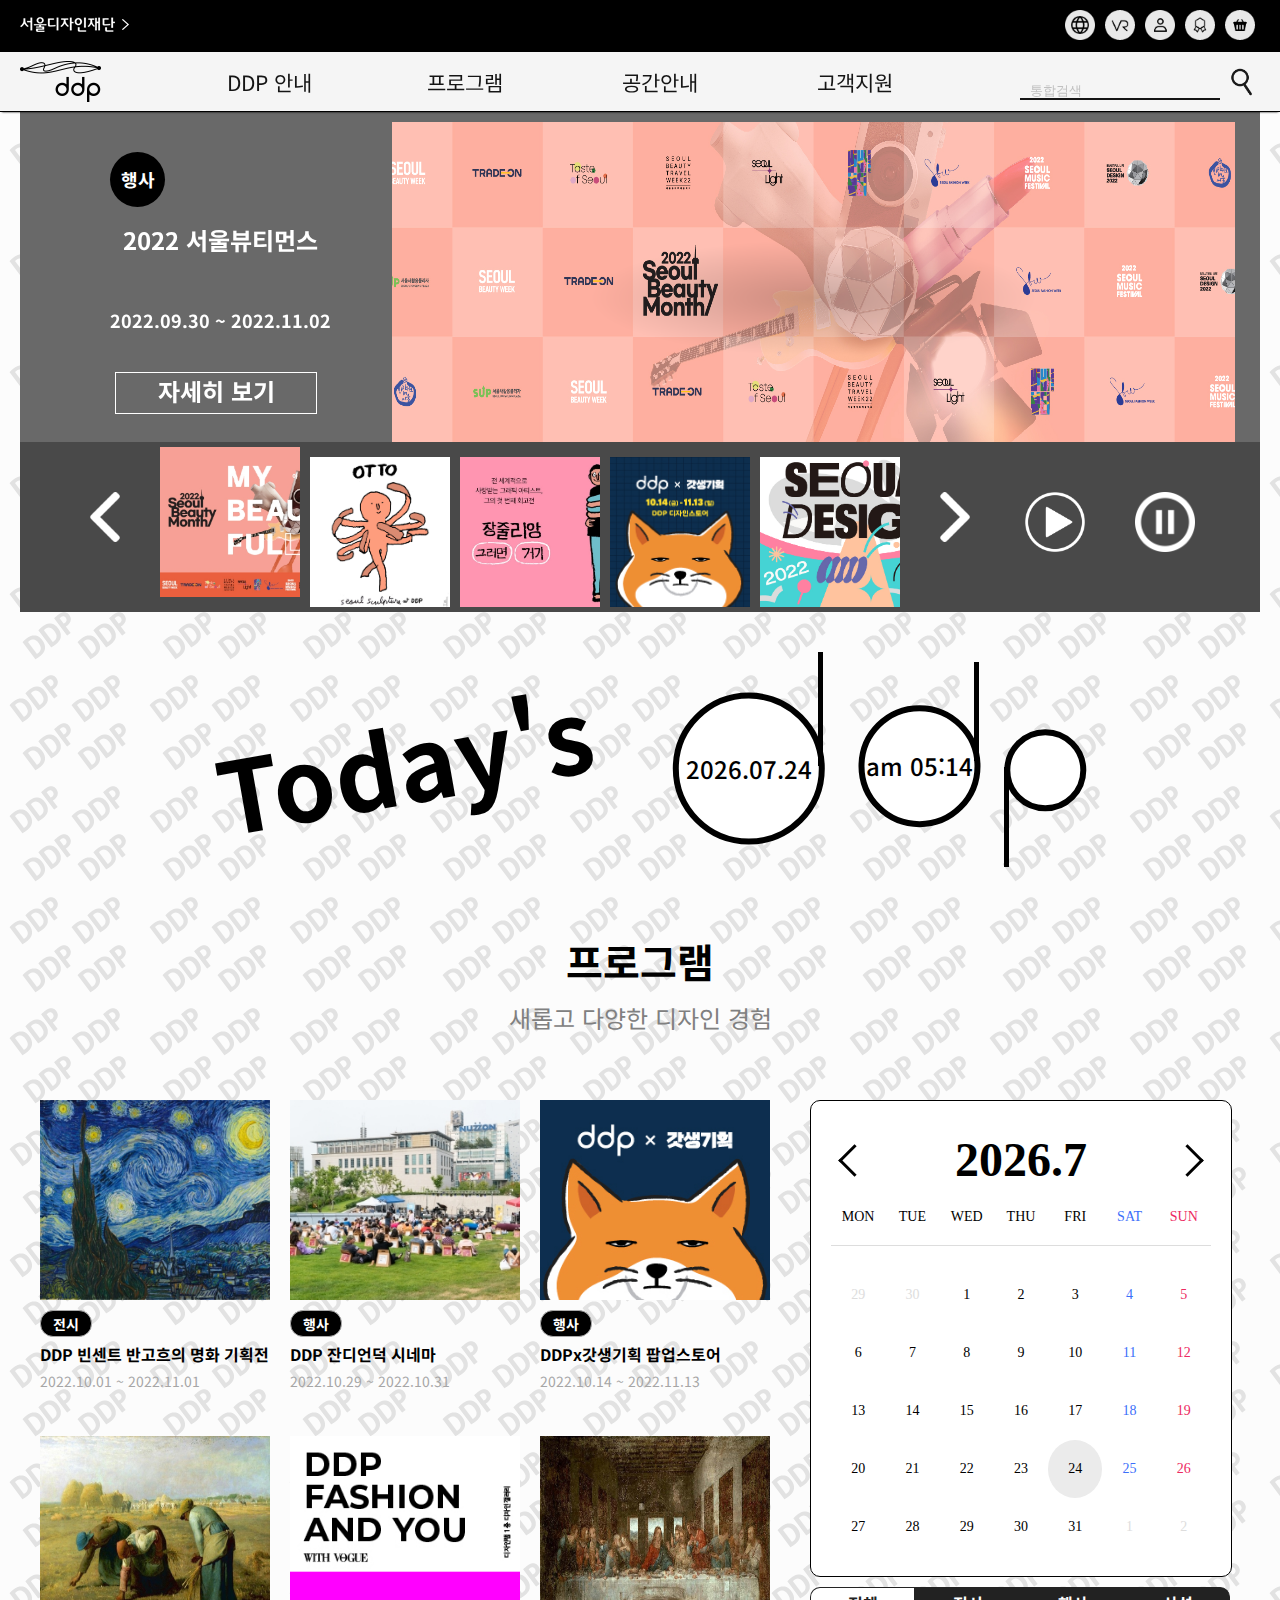
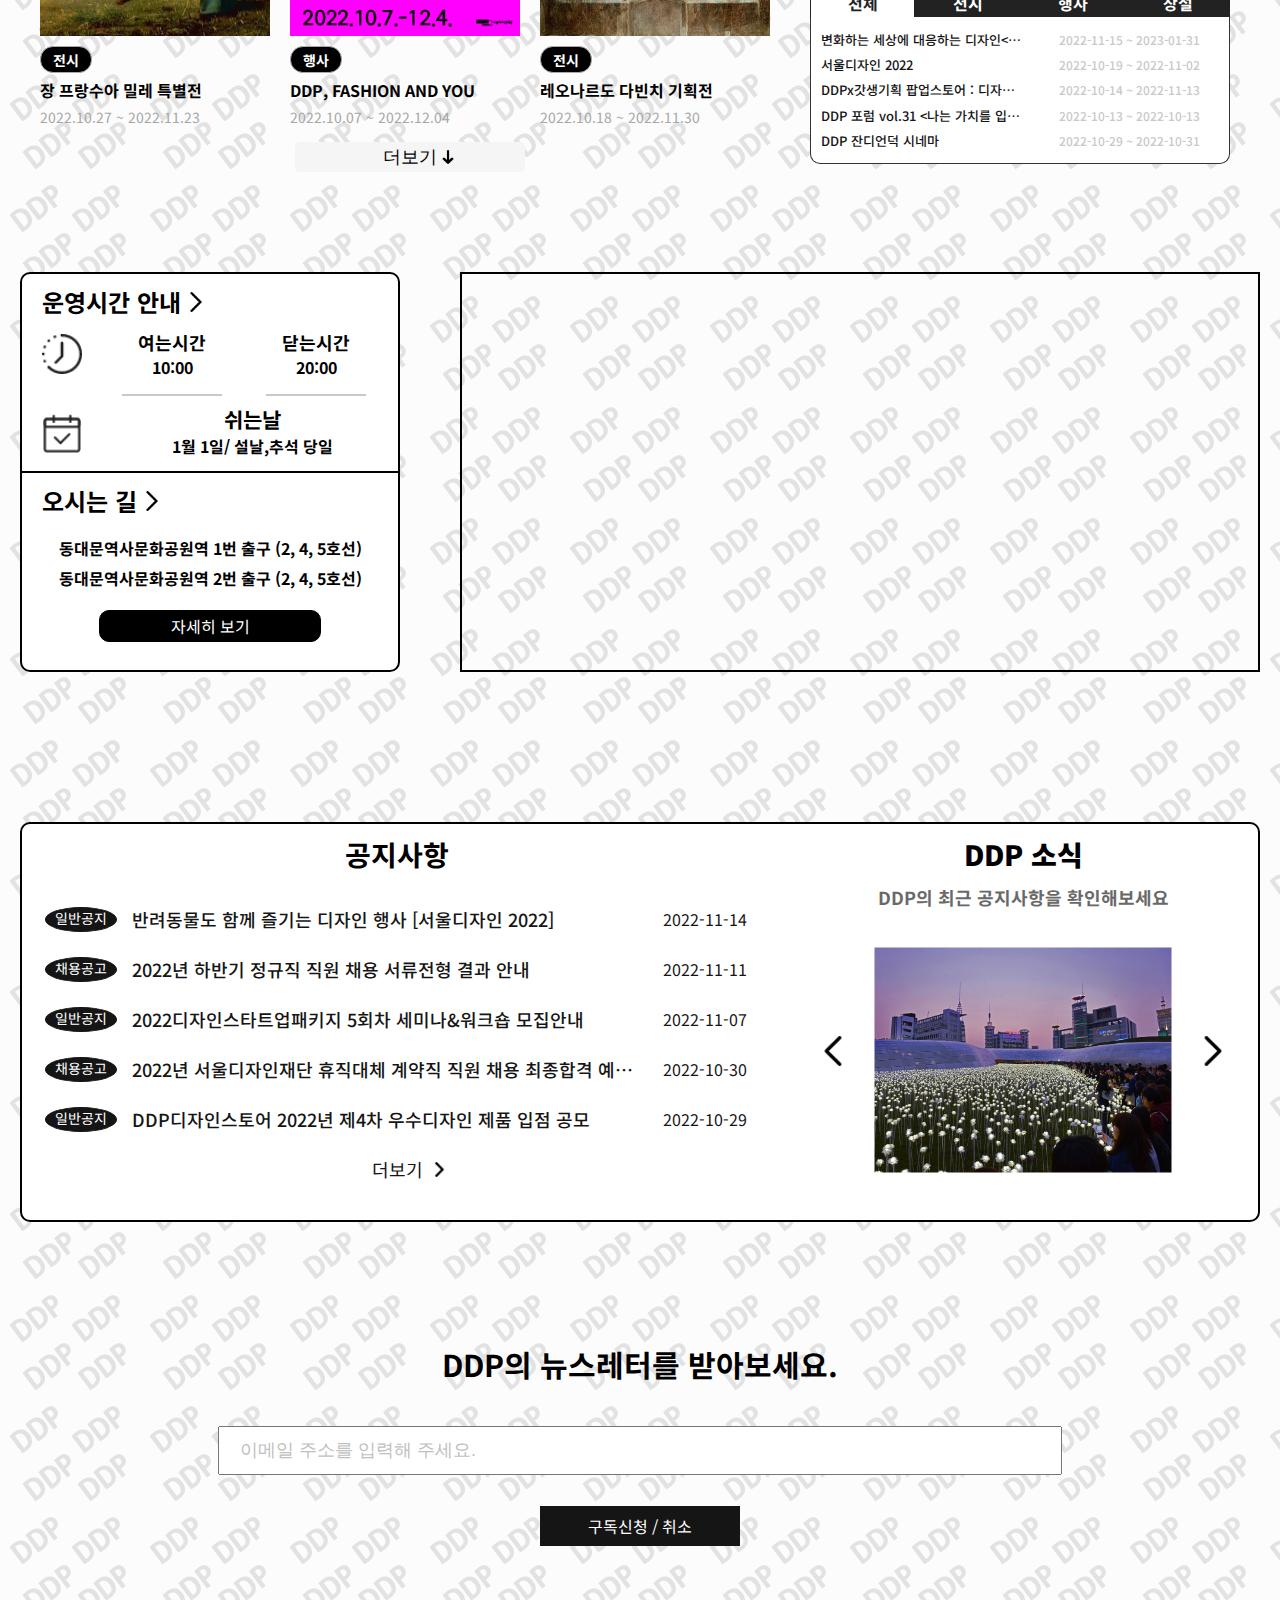
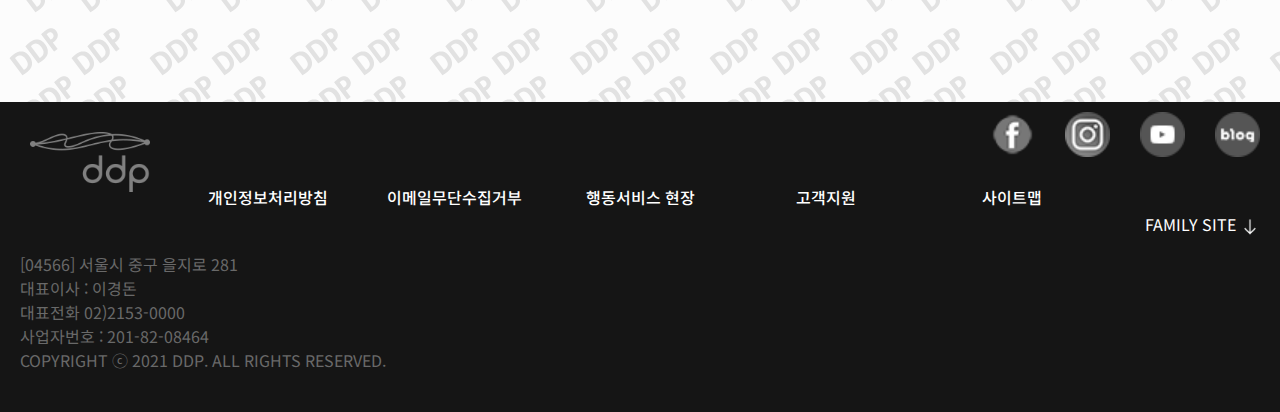
<file: index.html>
<!DOCTYPE html>
<html lang="ko">
  <head>
    <meta charset="UTF-8" />
    <meta http-equiv="X-UA-Compatible" content="IE=edge" />
    <meta name="viewport" content="width=device-width, initial-scale=1.0" />
    <meta
      http-equiv="Content-Security-Policy"
      content="upgrade-insecure-requests"
    />
    <title>DDP-메인페이지</title>
    <script src="https://code.jquery.com/jquery-3.6.1.js"></script>
    <script src="bxslider/js/jquery.bxslider.js"></script>
    <script src="js/ddp.js"></script>
    <script>
      function RedirectSmartphone(url) {
        if (url && url.length > 0 && IsSmartphone()) window.location = url;
      }

      function IsSmartphone() {
        if (DetectUagent("android")) return true;
        else if (DetectUagent("iphone")) return true;
        else if (DetectUagent("ipod")) return true;
        else if (DetectUagent("symbian")) return true;
        return false;
      }

      function DetectUagent(name) {
        var uagent = navigator.userAgent.toLowerCase();
        if (uagent.search(name) > -1) return true;
        else return false;
      }
      RedirectSmartphone("./mobile/ddp_m.html");
    </script>
    <script>
      $(function () {
        /*bxslider*/
        setTimeout(function () {
          $(".slides").bxSlider({
            auto: true,
            speed: 700,
            auto: true,
            autoControls: true,
            // adaptiveHeight: false,
          });
        }, 20);
      });
    </script>
    <link rel="stylesheet" href="ddp_style.css" />
    <link rel="stylesheet" href="bxslider/css/jquery.bxslider.css" />
  </head>
  <body>
    <!-- header_gnb -->
    <header id="main_header">
      <div class="gnb_inner">
        <div class="mid_area">
          <div class="top_inner">
            <div class="top_logo">
              <p class="seuol_img">
                <a
                  href="https://www.seouldesign.or.kr/?menuno=150"
                  title="서울디자인재단"
                  target="_blank"
                ></a>
              </p>
              <p class="seuol_img_txt">
                <a
                  href="https://www.seouldesign.or.kr/?menuno=150"
                  title="서울디자인재단"
                  target="_blank"
                  >DDP는 서울디자인재단에서 운영합니다.</a
                >
              </p>
            </div>
            <nav class="top_btns">
              <ul class="gnb_top_btns">
                <li>
                  <a href="javascript:;" class="btn_global btns"></a>
                  <a href="javascript:;" class="btn_txt1 bt_txt">언어</a>
                </li>
                <li>
                  <a href="javascript:;" class="btn_vr btns"></a>
                  <a href="javascript:;" class="btn_txt2 bt_txt">VR</a>
                </li>
                <li>
                  <a href="javascript:;" class="btn_mypage btns"></a>
                  <a href="javascript:;" class="btn_txt3 bt_txt">마이페이지</a>
                </li>
                <li>
                  <a href="javascript:;" class="btn_membership btns"></a>
                  <a href="javascript:;" class="btn_txt4 bt_txt">멤버쉽</a>
                </li>
                <li>
                  <a href="javascript:;" class="btn_store btns"></a>
                  <a href="javascript:;" class="btn_txt5 bt_txt">스토어</a>
                </li>
              </ul>
            </nav>
          </div>
        </div>

        <div class="bt_inner">
          <h1 class="bt_logo blind">
            <a
              href="https://ddp.or.kr/?menuno=228"
              title="DDP메인"
              target="_blank"
              >DDP메인으로 가기</a
            >
          </h1>
          <nav class="gnb_main_menu">
            <ul class="menu_list">
              <li class="menu">
                <a href="javascript:;">DDP 안내</a>
                <div class="sub">
                  <ul>
                    <li><a href="javascript:;">DDP 소개</a></li>
                    <li>
                      <a href="javascript:;">DDP 소식</a>
                      <ul class="sub_depth">
                        <li><a href="javascript:;">- 공지사항</a></li>
                        <li><a href="javascript:;">- 이벤트</a></li>
                        <li><a href="javascript:;">- 갤러리</a></li>
                        <li><a href="javascript:;">- 보도자료</a></li>
                        <li><a href="javascript:;">- 뉴스레터</a></li>
                      </ul>
                    </li>
                    <li><a href="javascript:;">DDP 사람들</a></li>
                    <li><a href="javascript:;">오시는 길</a></li>
                    <li><a href="javascript:;">길 안내 서비스</a></li>
                    <li><a href="javascript:;">DDP멤버십</a></li>
                  </ul>
                </div>
              </li>
              <li class="menu">
                <a href="javascript:;">프로그램</a>
                <div class="sub">
                  <ul>
                    <li><a href="javascript:;">전체 일정 보기</a></li>
                    <li><a href="javascript:;">전시</a></li>
                    <li><a href="javascript:;">행사</a></li>
                    <li><a href="javascript:;">키즈</a></li>
                    <li><a href="javascript:;">상설</a></li>
                  </ul>
                </div>
              </li>
              <li class="menu">
                <a href="javascript:;">공간안내</a>
                <div class="sub">
                  <ul>
                    <li><a href="javascript:;">VR 지도</a></li>
                    <li><a href="javascript:;">층별 지도</a></li>
                    <li>
                      <a href="javascript:;">시설</a>
                      <ul>
                        <li><a href="javascript:;">- 전체시설안내</a></li>
                        <li><a href="javascript:;">- 스페이스</a></li>
                        <li><a href="javascript:;">- 키즈존(디키디키)</a></li>
                        <li><a href="javascript:;">- 푸드 (F&B)</a></li>
                        <li><a href="javascript:;">- 스토어</a></li>
                        <li><a href="javascript:;">- 안내센터</a></li>
                      </ul>
                    </li>
                    <li><a href="javascript:;">대관공간</a></li>
                  </ul>
                </div>
              </li>
              <li class="menu">
                <a href="javascript:;">고객지원</a>
                <div class="sub">
                  <ul>
                    <li><a href="javascript:;">자주묻는질문</a></li>
                    <li><a href="javascript:;">고객문의</a></li>
                    <li><a href="jsvascript:;">이용약관</a></li>
                    <li><a href="javascript:;">행정서비스 현장</a></li>
                    <li><a href="javascript:;">안전보건경영</a></li>
                    <li><a href="javascript:;">사이트</a></li>
                  </ul>
                </div>
              </li>
            </ul>
          </nav>
          <div class="sub_bg"></div>

          <!-- <nav class="gnb_bt_btns">
            <ul class="bt_btns">
              <li class="blind"><a href="javascript:;">검색</a></li>
              <li class="blind"><a href="javascript:;">전체메뉴</a></li>
            </ul>
          </nav> -->
          <div class="gnb_bt_btns">
            <form autocomplete="off" action="javascript:;" method="post">
              <input type="search" placeholder="통합검색" id="searchbox" />
              <!-- <input type="img" alt="검색" src="ddp_img/lang_icon.png" /> -->
              <button
                type="submit"
                class="blind"
                name="keyword"
                id="btn"
                title="검색"
              >
                <!-- <img src="ddp_img/lang_icon.png" alt="검색" /> -->
                검색버튼
              </button>
            </form>
            <!-- <button type="button" class="menubox">&nbsp;</button> -->
            <div class="menubox blind"><a href="javascript:;">전체메뉴</a></div>
          </div>
        </div>
      </div>
    </header>
    <!-- /header_gnb -->
    <div class="container">
      <div class="wrapper">
        <div class="slide_area">
          <div class="main_slides">
            <ul class="slides">
              <li class="slide">
                <a href="javascript:;">
                  <img src="ddp_img/slide1_1.png" alt="" />
                </a>
                <div class="slide_txt">
                  <span class="slide_cate">행사</span>
                  <p>2022 서울뷰티먼스</p>
                  <span class="slide_date">2022.09.30 ~ 2022.11.02</span>
                  <a href="javascript:;">
                    <span class="slide_more">자세히 보기</span>
                  </a>
                </div>
              </li>
              <li class="slide">
                <a href="javascript:;">
                  <img src="ddp_img/slide2_1.jpeg" alt="" />
                </a>
                <div class="slide_txt">
                  <span class="slide_cate">행사</span>
                  <p>장 줄리앙 야외전시</p>
                  <span class="slide_date">2022.09.30 ~ 2022.12.31</span>
                  <a href="javascript:;">
                    <span class="slide_more">자세히 보기</span>
                  </a>
                </div>
              </li>
              <li class="slide">
                <a href="javascript:;">
                  <img src="ddp_img/slide3_1.png" alt="" />
                </a>
                <div class="slide_txt">
                  <span class="slide_cate">전시</span>
                  <p>장 줄리앙 : 그러면, 거기</p>
                  <span class="slide_date">2022.10.01 ~ 2023.01.08</span>
                  <a href="javascript:;">
                    <span class="slide_more">자세히 보기</span>
                  </a>
                </div>
              </li>
              <li class="slide">
                <a href="javascript:;">
                  <img src="ddp_img/slide5_1.jpeg" alt="" />
                </a>
                <div class="slide_txt">
                  <span class="slide_cate">행사</span>
                  <p>DDPx갓생기획<br />팝업스토어</p>
                  <span class="slide_date">2022.10.14 ~ 2022.11.13</span>
                  <a href="javascript:;">
                    <span class="slide_more">자세히 보기</span>
                  </a>
                </div>
              </li>
              <li class="slide">
                <a href="javascript:;">
                  <img src="ddp_img/slide4_1.png" alt="" />
                </a>
                <div class="slide_txt">
                  <span class="slide_cate">행사</span>
                  <p>서울디자인 2022</p>
                  <span class="slide_date">2022.10.19 ~ 2022.11.02</span>
                  <a href="javascript:;">
                    <span class="slide_more">자세히 보기</span>
                  </a>
                </div>
              </li>
            </ul>
            <div class="mini_slides_area">
              <div class="prev"><a href="javascript:;"></a></div>
              <div class="mi_slides">
                <a href="javascript:;" class="mi_slide">
                  <img src="ddp_img/slide1_2.jpeg" alt="" />
                </a>
                <a href="javascript:;" class="mi_slide">
                  <img src="ddp_img/slide2_2.jpeg" alt="" />
                </a>
                <a href="javascript:;" class="mi_slide">
                  <img src="ddp_img/slide3_2.jpeg" alt="" />
                </a>
                <a href="javascript:;" class="mi_slide">
                  <img src="ddp_img/slide5_2.jpeg" alt="" />
                </a>
                <a href="javascript:;" class="mi_slide">
                  <img src="ddp_img/slide4_2.jpeg" alt="" />
                </a>
              </div>
              <div class="next"><a href="javascript:;"></a></div>
              <div class="slide_count">
                <div class="pause_btn"><a href="javascript:;"></a></div>
                <span class="count">1</span>
                /
                <span class="total_count">5</span>
              </div>
            </div>
            <div class="mi_slide_bg"></div>
          </div>
        </div>
        <section class="clock_area">
          <h2>Today's</h2>
          <!-- <div class="clock_box">2022.10.01 18:00:00 22˚C</div> -->
          <div class="date">
            <span class="day_now"></span>
            <span class="bar1"></span>
            <span class="time_now"></span>
            <span class="bar2"></span>
            <span class="js-weather"></span>
            <span class="bar3"></span>
          </div>
        </section>
        <section class="main_content_area">
          <h2>프로그램</h2>
          <p>새롭고 다양한 디자인 경험</p>
          <div class="content_wrap">
            <div class="program_wrap">
              <div class="content">
                <img src="ddp_img/img1.jpeg" alt="반고흐 작품" />
                <div class="content_kind">
                  <a href="javascript:;">전시</a>
                </div>
                <h4>DDP 빈센트 반고흐의 명화 기획전</h4>
                <p>2022.10.01 ~ 2022.11.01</p>
              </div>
              <div class="content">
                <img src="ddp_img/mg8.jpeg" alt="" />
                <div class="content_kind">
                  <a href="javascript:;">행사</a>
                </div>
                <h4>DDP 잔디언덕 시네마</h4>
                <p>2022.10.29 ~ 2022.10.31</p>
              </div>
              <div class="content">
                <img src="ddp_img/img5.jpeg" alt="반고흐 작품" />
                <div class="content_kind">
                  <a href="javascript:;">행사</a>
                </div>
                <h4>DDPx갓생기획 팝업스토어</h4>
                <p>2022.10.14 ~ 2022.11.13</p>
              </div>
              <div class="content">
                <img src="ddp_img/img3.jpeg" alt="반고흐 작품" />
                <div class="content_kind">
                  <a href="javascript:;">전시</a>
                </div>
                <h4>장 프랑수아 밀레 특별전</h4>
                <p>2022.10.27 ~ 2022.11.23</p>
              </div>
              <div class="content">
                <img src="ddp_img/img6.jpeg" alt="반고흐 작품" />
                <div class="content_kind">
                  <a href="javascript:;">행사</a>
                </div>
                <h4>DDP, FASHION AND YOU</h4>
                <p>2022.10.07 ~ 2022.12.04</p>
              </div>
              <div class="content">
                <img src="ddp_img/img7.jpeg" alt="반고흐 작품" />
                <div class="content_kind">
                  <a href="javascript:;">전시</a>
                </div>
                <h4>레오나르도 다빈치 기획전</h4>
                <p>2022.10.18 ~ 2022.11.30</p>
              </div>
              <div class="btn_more">
                <button>더보기</button>
              </div>
            </div>
            <div class="calender_wrap">
              <div class="calender">
                <div class="cal_nav">
                  <a href="javascript:;" class="go-prev">prev</a>
                  <div class="year-month"></div>
                  <a href="javascript:;" class="go-next">next</a>
                </div>
                <div class="cal_wrap">
                  <div class="days">
                    <div class="day">MON</div>
                    <div class="day">TUE</div>
                    <div class="day">WED</div>
                    <div class="day">THU</div>
                    <div class="day">FRI</div>
                    <div class="day">SAT</div>
                    <div class="day">SUN</div>
                  </div>
                  <div class="dates"></div>
                </div>
              </div>
              <article>
                <h3 class="blind">프로그램 일정 안내</h3>
                <input type="radio" name="tab" id="tab1" checked />
                <input type="radio" name="tab" id="tab2" />
                <input type="radio" name="tab" id="tab3" />
                <input type="radio" name="tab" id="tab4" />
                <p class="tab_btn">
                  <label for="tab1">전체</label>
                  <label for="tab2">전시</label>
                  <label for="tab3">행사</label>
                  <label for="tab4">상설</label>
                </p>
                <div class="panel">
                  <ul>
                    <li>
                      <a href="javascript:;">
                        <span class="txt_name"
                          >변화하는 세상에 대응하는 디자인&lt;펜데믹과
                          디자인&gt;</span
                        >
                        <span class="date">2022-11-15 ~ 2023-01-31</span>
                      </a>
                    </li>
                    <li>
                      <a href="javascript:;">
                        <span class="txt_name">서울디자인 2022</span>
                        <span class="date">2022-10-19 ~ 2022-11-02</span>
                      </a>
                    </li>
                    <li>
                      <a href="javascript:;">
                        <span class="txt_name"
                          >DDPx갓생기획 팝업스토어 : 디자이너의 작업실</span
                        >
                        <span class="date">2022-10-14 ~ 2022-11-13</span>
                      </a>
                    </li>
                    <li>
                      <a href="javascript:;">
                        <span class="txt_name"
                          >DDP 포럼 vol.31 &lt;나는 가치를 입는다&gt;</span
                        >
                        <span class="date">2022-10-13 ~ 2022-10-13</span>
                      </a>
                    </li>
                    <li>
                      <a href="javascript:;">
                        <span class="txt_name">DDP 잔디언덕 시네마</span>
                        <span class="date">2022-10-29 ~ 2022-10-31</span>
                      </a>
                    </li>
                  </ul>
                </div>
                <div class="panel">
                  <ul>
                    <li>
                      <a href="javascript:;">
                        <span class="txt_name"
                          >변화하는 세상에 대응하는 디자인&lt;펜데믹과
                          디자인&gt;</span
                        >
                        <span class="date">2022-11-15 ~ 2023-01-31</span>
                      </a>
                    </li>
                    <li>
                      <a href="javascript:;">
                        <span class="txt_name">DDP, FASHION AND YOU</span>
                        <span class="date">2022-10-07 ~ 2022-12-04</span>
                      </a>
                    </li>
                    <li>
                      <a href="javascript:;">
                        <span class="txt_name">DDP 오픈큐레이팅 vol.23 </span>
                        <span class="date">2022-10-06 ~ 2022-11-08</span>
                      </a>
                    </li>
                    <li>
                      <a href="javascript:;">
                        <span class="txt_name">장 줄리앙 : 그러면, 거기</span>
                        <span class="date">2022-10-01 ~ 2023-01-08</span>
                      </a>
                    </li>
                    <li>
                      <a href="javascript:;">
                        <span class="txt_name">기아 디자인 철학 전시</span>
                        <span class="date">2022-10-01 ~ 2022-10-23</span>
                      </a>
                    </li>
                  </ul>
                </div>
                <div class="panel">
                  <ul>
                    <li>
                      <a href="javascript:;">
                        <span class="txt_name">서울디자인 2022</span>
                        <span class="date">2022-10-19 ~ 2022-11-02</span>
                      </a>
                    </li>
                    <li>
                      <a href="javascript:;">
                        <span class="txt_name"
                          >DDPx갓생기획 팝업스토어 : 디자이너의 작업실</span
                        >
                        <span class="date">2022-10-14 ~ 2022-11-13</span>
                      </a>
                    </li>
                    <li>
                      <a href="javascript:;">
                        <span class="txt_name"
                          >DDP 포럼 vol.31 &lt;나는 가치를 입는다&gt;</span
                        >
                        <span class="date">2022-10-13 ~ 2022-10-13</span>
                      </a>
                    </li>
                    <li>
                      <a href="javascript:;">
                        <span class="txt_name">DDP 잔디언덕 시네마</span>
                        <span class="date">2022-10-29 ~ 2022-10-31</span>
                      </a>
                    </li>
                    <li>
                      <a href="javascript:;">
                        <span class="txt_name">[비바뷰티] K컬쳐 패션쇼</span>
                        <span class="date">2022-10-07 ~ 2022-10-07</span>
                      </a>
                    </li>
                  </ul>
                </div>
                <div class="panel">
                  <ul>
                    <li>
                      <a href="javascript:;">
                        <span class="txt_name">UD 라이프스타일 플랫폼</span>
                        <span class="date">2022-10-11 ~ 2022-12-31</span>
                      </a>
                    </li>
                    <li>
                      <a href="javascript:;">
                        <span class="txt_name">DDP-NFT 기획전</span>
                        <span class="date">2022-10-11 ~ 2022-12-31</span>
                      </a>
                    </li>
                    <li>
                      <a href="javascript:;">
                        <span class="txt_name"
                          >디지털디자인 인재 양성 프로그램</span
                        >
                        <span class="date">2022-10-11 ~ 2022-12-31</span>
                      </a>
                    </li>
                    <li>
                      <a href="javascript:;">
                        <span class="txt_name">DDP멤버십 신규 모집</span>
                        <span class="date">2022-08-29 ~ 2022-12-31</span>
                      </a>
                    </li>
                    <li>
                      <a href="javascript:;">
                        <span class="txt_name"
                          >매거진 라이브러리: 기록에 머물다</span
                        >
                        <span class="date">2022-07-14 ~ 2022-12-31</span>
                      </a>
                    </li>
                  </ul>
                </div>
              </article>
            </div>
          </div>
        </section>

        <section class="info_area">
          <div class="info_wrap">
            <div class="info_box"></div>
            <div class="time_info">
              <h4>운영시간 안내</h4>
              <div class="time">
                <p>여는시간<span>10:00</span></p>
                <p>닫는시간<span>20:00</span></p>
              </div>
              <div class="rest">
                <p>쉬는날<span>1월 1일/ 설날,추석 당일</span></p>
              </div>
            </div>
            <div class="way_info">
              <h4>오시는 길</h4>
              <p>동대문역사문화공원역 1번 출구 (2, 4, 5호선)</p>
              <p>동대문역사문화공원역 2번 출구 (2, 4, 5호선)</p>
              <a href="javascript:;">자세히 보기</a>
            </div>
            <div class="map_info">
              <div id="map"></div>
            </div>
          </div>
        </section>
        <section class="notice_area">
          <div class="notice_wrapper">
            <div class="notice_wrap">
              <h2>공지사항</h2>
              <div class="notice">
                <ul>
                  <li>
                    <a href="javascript:;">
                      <div class="notice_tag">
                        <p class="tag_txt">일반공지</p>
                      </div>
                      <p class="notice_main_txt">
                        반려동물도 함께 즐기는 디자인 행사 [서울디자인 2022]
                      </p>
                      <span class="notice_date">2022-11-14</span>
                    </a>
                  </li>
                  <li>
                    <a href="javascript:;">
                      <div class="notice_tag">
                        <p class="tag_txt">채용공고</p>
                      </div>
                      <p class="notice_main_txt">
                        2022년 하반기 정규직 직원 채용 서류전형 결과 안내
                      </p>
                      <span class="notice_date">2022-11-11</span>
                    </a>
                  </li>
                  <li>
                    <a href="javascript:;">
                      <div class="notice_tag">
                        <p class="tag_txt">일반공지</p>
                      </div>
                      <p class="notice_main_txt">
                        2022디자인스타트업패키지 5회차 세미나&워크숍 모집안내
                      </p>
                      <span class="notice_date">2022-11-07</span>
                    </a>
                  </li>
                  <li>
                    <a href="javascript:;">
                      <div class="notice_tag">
                        <p class="tag_txt">채용공고</p>
                      </div>
                      <p class="notice_main_txt">
                        2022년 서울디자인재단 휴직대체 계약직 직원 채용 최종합격
                        예정자 발표안내
                      </p>
                      <span class="notice_date">2022-10-30</span>
                    </a>
                  </li>
                  <li>
                    <a href="javascript:;">
                      <div class="notice_tag">
                        <p class="tag_txt">일반공지</p>
                      </div>
                      <p class="notice_main_txt">
                        DDP디자인스토어 2022년 제4차 우수디자인 제품 입점 공모
                      </p>
                      <span class="notice_date">2022-10-29</span>
                    </a>
                  </li>
                </ul>
              </div>
              <div class="more">
                <a href="javascript:;">더보기</a>
              </div>
            </div>
            <div class="ddp_news">
              <h2><strong>DDP 소식</strong></h2>
              <p class="news_top">DDP의 최근 공지사항을 확인해보세요</p>
              <div class="news_img">
                <div class="news_slides">
                  <img src="ddp_img/slide4.jpeg" alt="" />
                  <img src="ddp_img/slide2.jpeg" alt="" />
                  <img src="ddp_img/slide3.jpeg" alt="" />
                  <img src="ddp_img/slide5.jpeg" alt="" />
                </div>
                <!-- <p class="news_bt">DDP 빛의 정원</p> -->
              </div>
              <div class="prev"><a href="javascript:;"></a></div>
              <div class="next"><a href="javascript:;"></a></div>
            </div>
          </div>
        </section>
        <section class="newsletter_area">
          <div class="nL_wrapper">
            <div class="nL_wrap">
              <h2>DDP의 뉴스레터를 받아보세요.</h2>
              <div class="sub_area">
                <input
                  type="text"
                  class="sub_box"
                  placeholder="이메일 주소를 입력해 주세요."
                />
                <a href="javascript:;">구독신청 / 취소</a>
              </div>
            </div>
          </div>
        </section>
        <div class="bg_img"></div>
      </div>
    </div>

    <footer class="main_footer">
      <div class="footer_top">
        <div class="sns_area">
          <ul class="blind">
            <li><a href="javascript:;">페이스북</a></li>
            <li><a href="javascript:;">인스타그램</a></li>
            <li><a href="javascript:;">유튜브</a></li>
            <li><a href="javascript:;">블로그</a></li>
          </ul>
        </div>
        <nav>
          <ul>
            <li><a href="javascript:;">개인정보처리방침</a></li>
            <li><a href="javascript:;">이메일무단수집거부</a></li>
            <li><a href="javascript:;">행동서비스 현장</a></li>
            <li><a href="javascript:;">고객지원</a></li>
            <li><a href="javascript:;">사이트맵</a></li>
          </ul>
        </nav>
        <div class="family_site">
          <a href="javascript:;" class="family_site_click">FAMILY SITE</a>
          <ul class="family_site_ul">
            <li>
              <a href="javascript:;"
                >서울디자인재단<span class="right"></span
              ></a>
            </li>
            <li>
              <a href="javascript:;"
                >서울새활용프라자<span class="right"></span
              ></a>
            </li>
            <li>
              <a href="javascript:;"
                >서울디자인창업센터<span class="right"></span
              ></a>
            </li>
            <li>
              <a href="javascript:;"
                >서울디자인2022<span class="right"></span
              ></a>
            </li>
            <li>
              <a href="javascript:;"
                >휴먼시티디자인어워드<span class="right"></span
              ></a>
            </li>
            <li>
              <a href="javascript:;"
                >DDP디자인페어<span class="right"></span
              ></a>
            </li>
            <li>
              <a href="javascript:;"
                >DDP디자인스토어<span class="right"></span
              ></a>
            </li>
            <li>
              <a href="javascript:;">DDP멤버십<span class="right"></span></a>
            </li>
          </ul>
        </div>
      </div>
      <div class="footer_bottom">
        <p class="footer_addr">
          [04566] 서울시 중구 을지로 281 <br />
          대표이사 : 이경돈 <br />
          대표전화 02)2153-0000 <br />
          사업자번호 : 201-82-08464<br />
          COPYRIGHT ⓒ 2021 DDP. ALL RIGHTS RESERVED.
        </p>
      </div>
    </footer>
    <!-- <script src="js/ddp.js"></script> -->
    <script
      type="text/javascript"
      src="//dapi.kakao.com/v2/maps/sdk.js?appkey=d9841d5d6eec99bad94c46aacd4ceae6"
    ></script>
    <script>
      var mapContainer = document.getElementById("map"), // 지도를 표시할 div
        mapOption = {
          center: new kakao.maps.LatLng(37.566807, 127.010237), // 지도의 중심좌표
          level: 4, // 지도의 확대 레벨
        };

      // 지도를 표시할 div와  지도 옵션으로  지도를 생성합니다
      var map = new kakao.maps.Map(mapContainer, mapOption);
      var markerPosition = new kakao.maps.LatLng(37.566807, 127.010237);

      // 마커를 생성합니다
      var marker = new kakao.maps.Marker({
        position: markerPosition,
      });

      // 마커가 지도 위에 표시되도록 설정합니다
      marker.setMap(map);
      // 확대 축소 컨트롤러
      var zoomControl = new kakao.maps.ZoomControl();
      map.addControl(zoomControl, kakao.maps.ControlPosition.RIGHT);
    </script>
  </body>
</html>
</file>
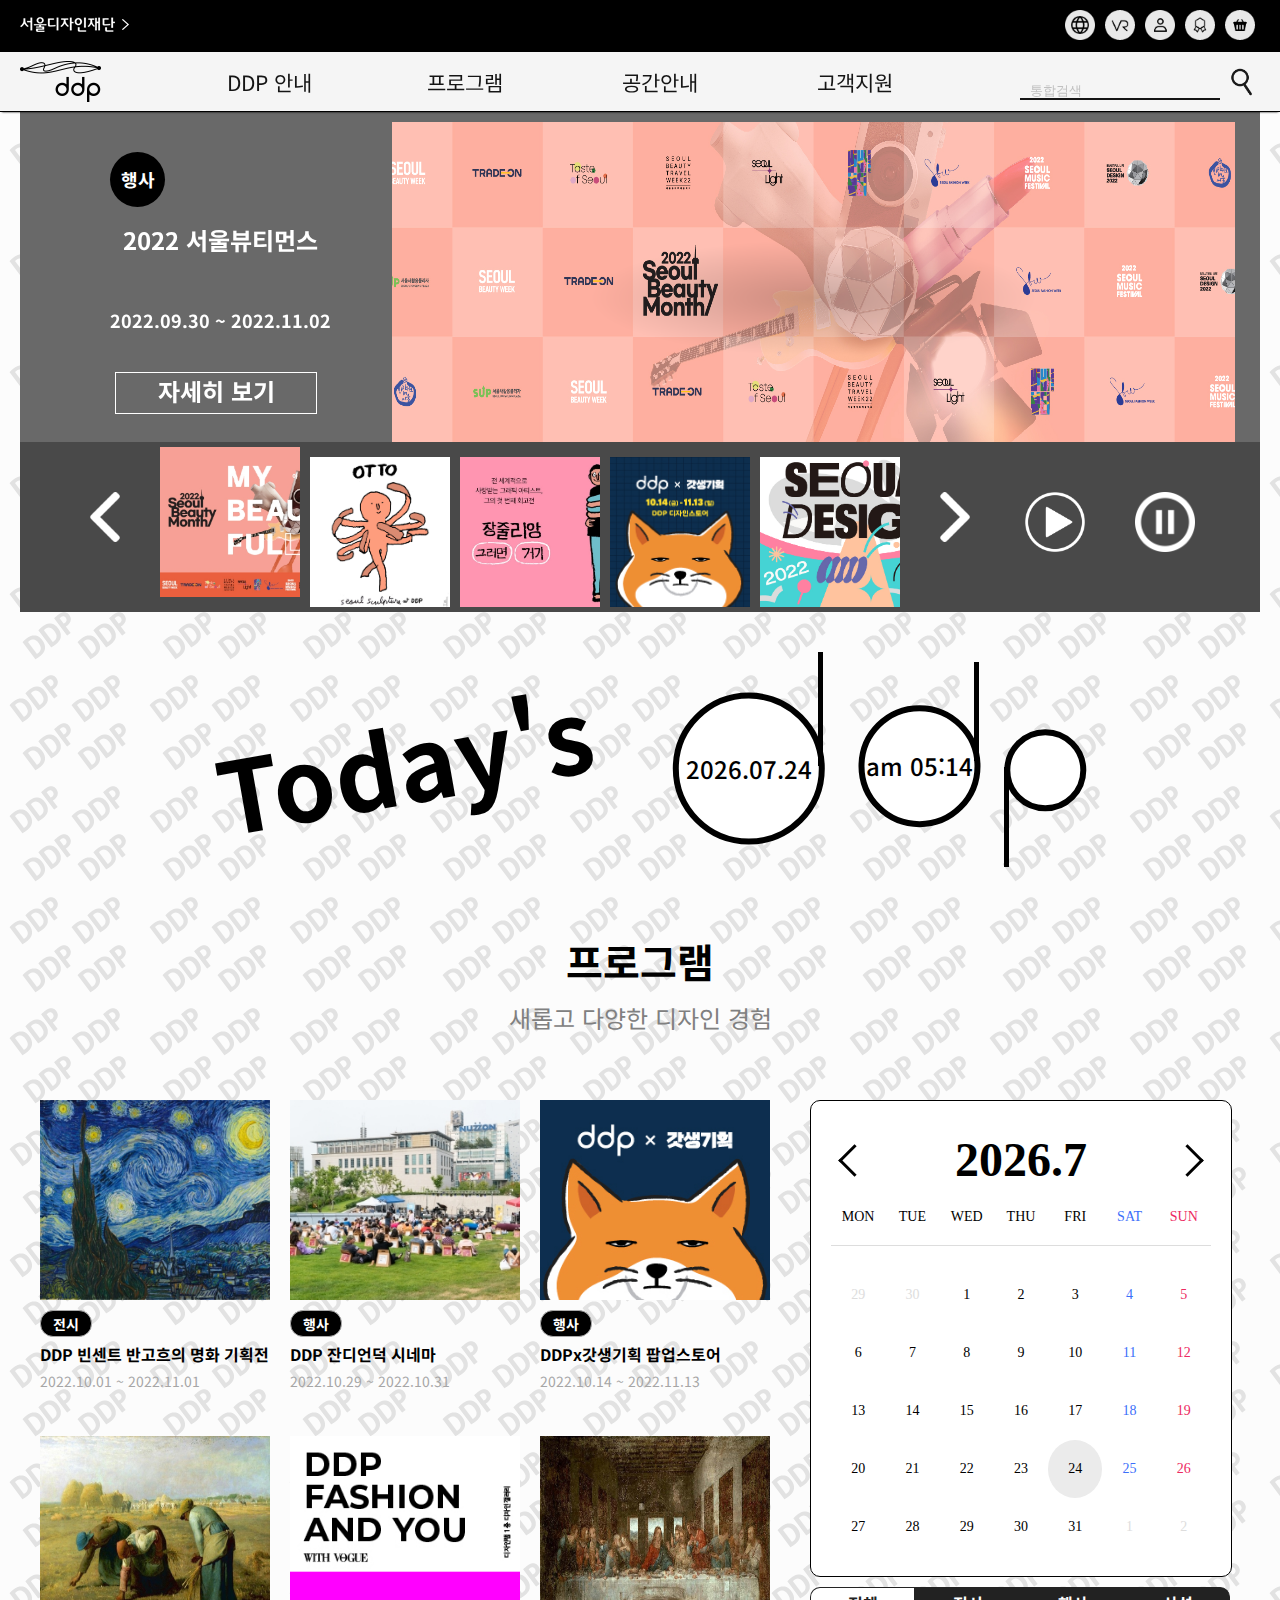
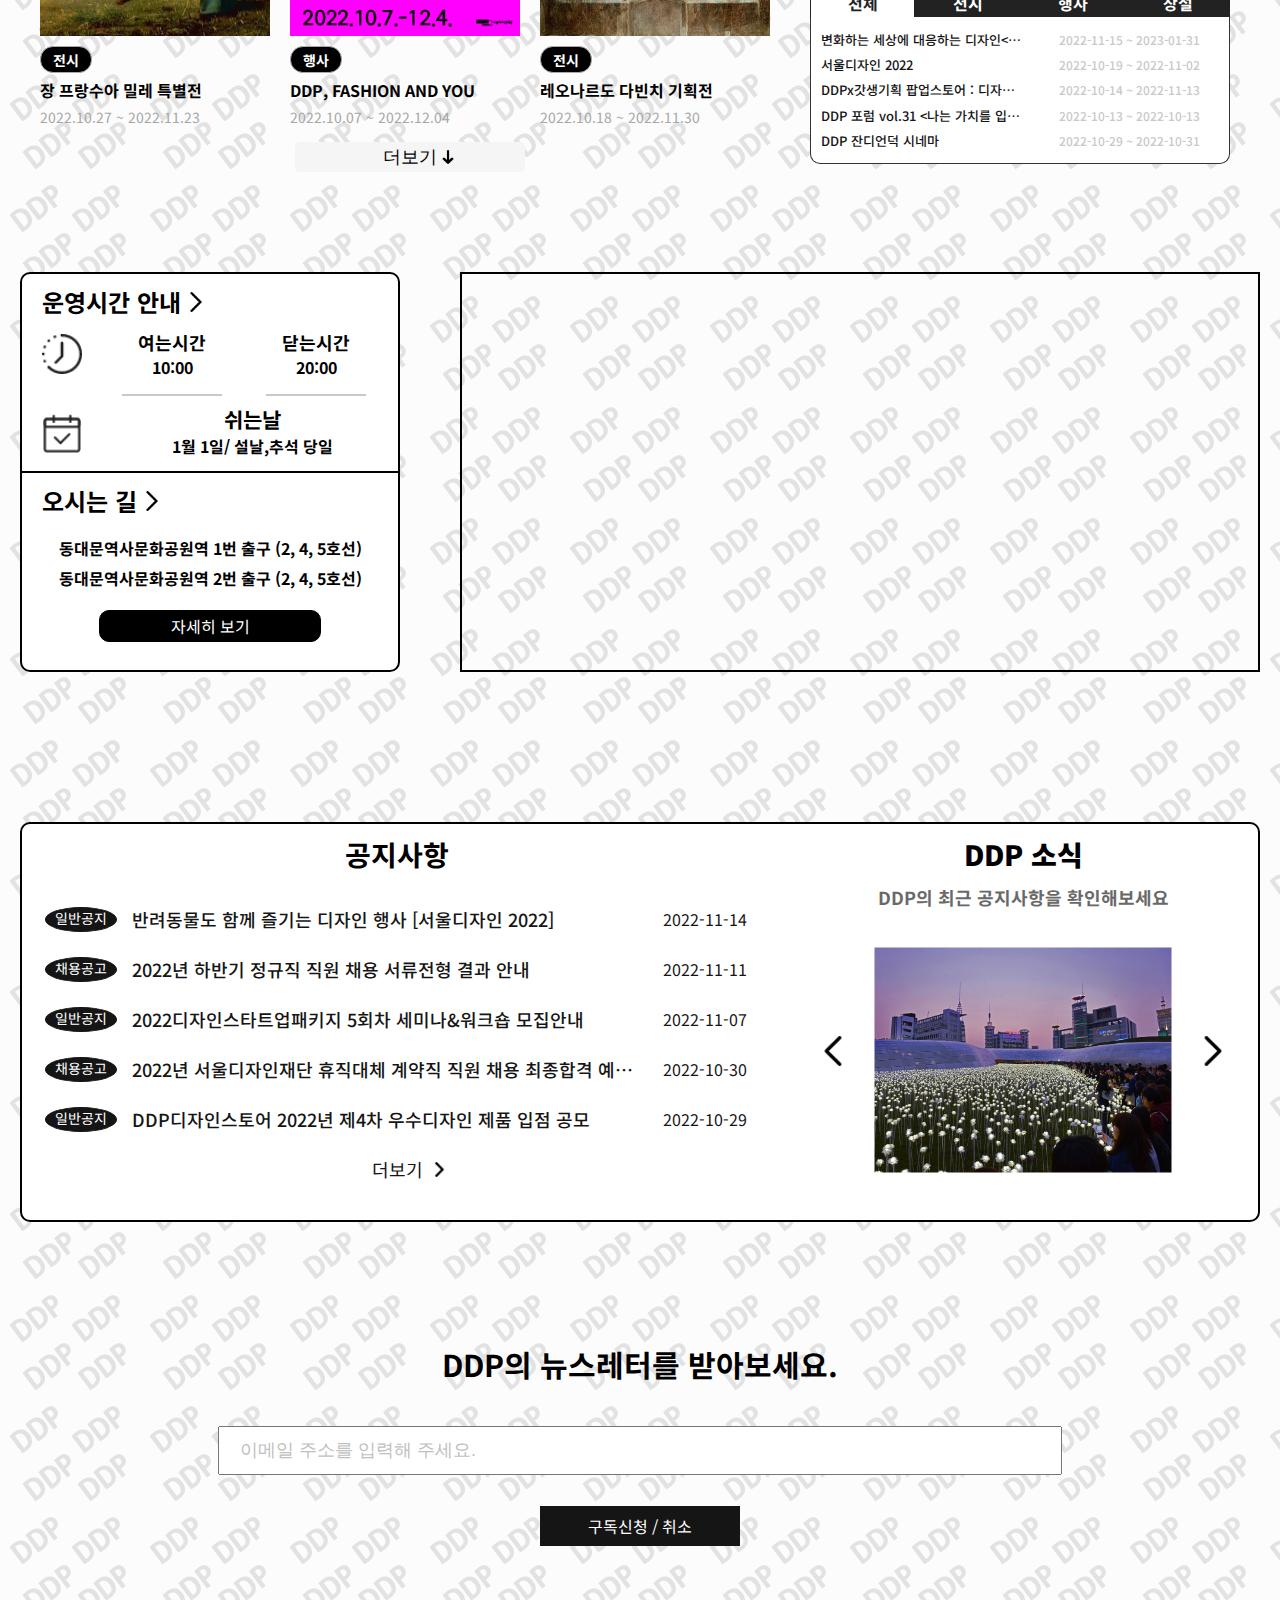
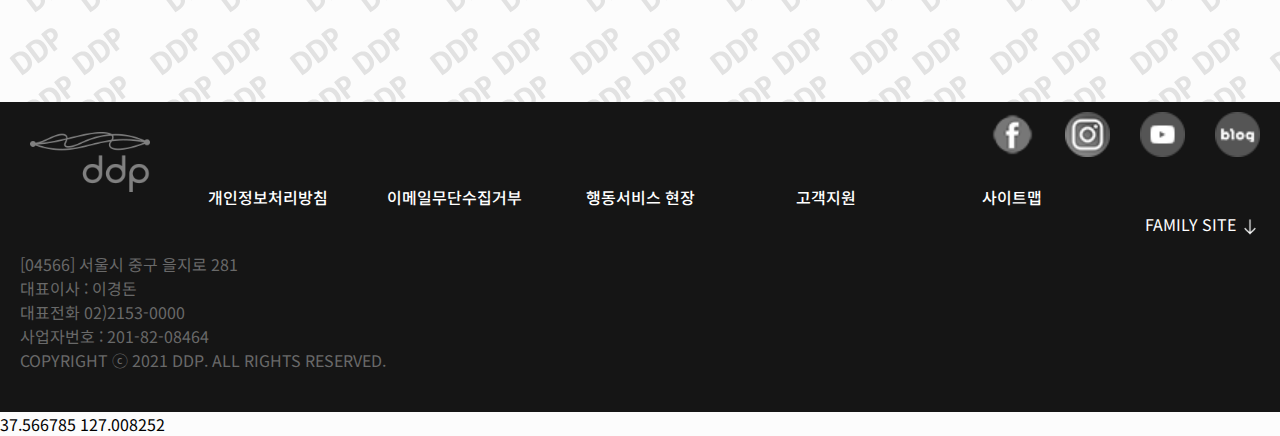
<file: ddp.html>
<!DOCTYPE html>
<html lang="ko">
  <head>
    <meta charset="UTF-8" />
    <meta http-equiv="X-UA-Compatible" content="IE=edge" />
    <meta name="viewport" content="width=device-width, initial-scale=1.0" />
    <title>DDP-메인페이지</title>
    <script src="https://code.jquery.com/jquery-3.6.1.js"></script>
    <script src="bxslider/js/jquery.bxslider.js"></script>
    <script src="js/ddp.js"></script>
    <script>
      function RedirectSmartphone(url) {
        if (url && url.length > 0 && IsSmartphone()) window.location = url;
      }

      function IsSmartphone() {
        if (DetectUagent("android")) return true;
        else if (DetectUagent("iphone")) return true;
        else if (DetectUagent("ipod")) return true;
        else if (DetectUagent("symbian")) return true;
        return false;
      }

      function DetectUagent(name) {
        var uagent = navigator.userAgent.toLowerCase();
        if (uagent.search(name) > -1) return true;
        else return false;
      }
      RedirectSmartphone("./ddp_m.html");
    </script>
    <script>
      $(function () {
        /*bxslider*/
        setTimeout(function () {
          $(".slides").bxSlider({
            auto: true,
            speed: 700,
            auto: true,
            autoControls: true,
            // adaptiveHeight: false,
          });
        }, 20);
      });
    </script>
    <link rel="stylesheet" href="ddp_style.css" />
    <link rel="stylesheet" href="bxslider/css/jquery.bxslider.css" />
  </head>
  <body>
    <!-- header_gnb -->
    <header id="main_header">
      <div class="gnb_inner">
        <div class="mid_area">
          <div class="top_inner">
            <div class="top_logo">
              <p class="seuol_img">
                <a
                  href="https://www.seouldesign.or.kr/?menuno=150"
                  title="서울디자인재단"
                  target="_blank"
                ></a>
              </p>
              <p class="seuol_img_txt">
                <a
                  href="https://www.seouldesign.or.kr/?menuno=150"
                  title="서울디자인재단"
                  target="_blank"
                  >DDP는 서울디자인재단에서 운영합니다.</a
                >
              </p>
            </div>
            <nav class="top_btns">
              <ul class="gnb_top_btns">
                <li>
                  <a href="javascript:;" class="btn_global btns"></a>
                  <a href="javascript:;" class="btn_txt1 bt_txt">언어</a>
                </li>
                <li>
                  <a href="javascript:;" class="btn_vr btns"></a>
                  <a href="javascript:;" class="btn_txt2 bt_txt">VR</a>
                </li>
                <li>
                  <a href="javascript:;" class="btn_mypage btns"></a>
                  <a href="javascript:;" class="btn_txt3 bt_txt">마이페이지</a>
                </li>
                <li>
                  <a href="javascript:;" class="btn_membership btns"></a>
                  <a href="javascript:;" class="btn_txt4 bt_txt">멤버쉽</a>
                </li>
                <li>
                  <a href="javascript:;" class="btn_store btns"></a>
                  <a href="javascript:;" class="btn_txt5 bt_txt">스토어</a>
                </li>
              </ul>
            </nav>
          </div>
        </div>

        <div class="bt_inner">
          <h1 class="bt_logo blind">
            <a
              href="https://ddp.or.kr/?menuno=228"
              title="DDP메인"
              target="_blank"
              >DDP메인으로 가기</a
            >
          </h1>
          <nav class="gnb_main_menu">
            <ul class="menu_list">
              <li class="menu">
                <a href="javascript:;">DDP 안내</a>
                <div class="sub">
                  <ul>
                    <li><a href="javascript:;">DDP 소개</a></li>
                    <li>
                      <a href="javascript:;">DDP 소식</a>
                      <ul class="sub_depth">
                        <li><a href="javascript:;">- 공지사항</a></li>
                        <li><a href="javascript:;">- 이벤트</a></li>
                        <li><a href="javascript:;">- 갤러리</a></li>
                        <li><a href="javascript:;">- 보도자료</a></li>
                        <li><a href="javascript:;">- 뉴스레터</a></li>
                      </ul>
                    </li>
                    <li><a href="javascript:;">DDP 사람들</a></li>
                    <li><a href="javascript:;">오시는 길</a></li>
                    <li><a href="javascript:;">길 안내 서비스</a></li>
                    <li><a href="javascript:;">DDP멤버십</a></li>
                  </ul>
                </div>
              </li>
              <li class="menu">
                <a href="javascript:;">프로그램</a>
                <div class="sub">
                  <ul>
                    <li><a href="javascript:;">전체 일정 보기</a></li>
                    <li><a href="javascript:;">전시</a></li>
                    <li><a href="javascript:;">행사</a></li>
                    <li><a href="javascript:;">키즈</a></li>
                    <li><a href="javascript:;">상설</a></li>
                  </ul>
                </div>
              </li>
              <li class="menu">
                <a href="javascript:;">공간안내</a>
                <div class="sub">
                  <ul>
                    <li><a href="javascript:;">VR 지도</a></li>
                    <li><a href="javascript:;">층별 지도</a></li>
                    <li>
                      <a href="javascript:;">시설</a>
                      <ul>
                        <li><a href="javascript:;">- 전체시설안내</a></li>
                        <li><a href="javascript:;">- 스페이스</a></li>
                        <li><a href="javascript:;">- 키즈존(디키디키)</a></li>
                        <li><a href="javascript:;">- 푸드 (F&B)</a></li>
                        <li><a href="javascript:;">- 스토어</a></li>
                        <li><a href="javascript:;">- 안내센터</a></li>
                      </ul>
                    </li>
                    <li><a href="javascript:;">대관공간</a></li>
                  </ul>
                </div>
              </li>
              <li class="menu">
                <a href="javascript:;">고객지원</a>
                <div class="sub">
                  <ul>
                    <li><a href="javascript:;">자주묻는질문</a></li>
                    <li><a href="javascript:;">고객문의</a></li>
                    <li><a href="jsvascript:;">이용약관</a></li>
                    <li><a href="javascript:;">행정서비스 현장</a></li>
                    <li><a href="javascript:;">안전보건경영</a></li>
                    <li><a href="javascript:;">사이트</a></li>
                  </ul>
                </div>
              </li>
            </ul>
          </nav>
          <div class="sub_bg"></div>

          <!-- <nav class="gnb_bt_btns">
            <ul class="bt_btns">
              <li class="blind"><a href="javascript:;">검색</a></li>
              <li class="blind"><a href="javascript:;">전체메뉴</a></li>
            </ul>
          </nav> -->
          <div class="gnb_bt_btns">
            <form autocomplete="off" action="javascript:;" method="post">
              <input type="search" placeholder="통합검색" id="searchbox" />
              <!-- <input type="img" alt="검색" src="ddp_img/lang_icon.png" /> -->
              <button
                type="submit"
                class="blind"
                name="keyword"
                id="btn"
                title="검색"
              >
                <!-- <img src="ddp_img/lang_icon.png" alt="검색" /> -->
                검색버튼
              </button>
            </form>
            <!-- <button type="button" class="menubox">&nbsp;</button> -->
            <div class="menubox blind"><a href="javascript:;">전체메뉴</a></div>
          </div>
        </div>
      </div>
    </header>
    <!-- /header_gnb -->
    <div class="container">
      <div class="wrapper">
        <div class="slide_area">
          <div class="main_slides">
            <ul class="slides">
              <li class="slide">
                <a href="javascript:;">
                  <img src="ddp_img/slide1_1.png" alt="" />
                </a>
                <div class="slide_txt">
                  <span class="slide_cate">행사</span>
                  <p>2022 서울뷰티먼스</p>
                  <span class="slide_date">2022.09.30 ~ 2022.11.02</span>
                  <a href="javascript:;">
                    <span class="slide_more">자세히 보기</span>
                  </a>
                </div>
              </li>
              <li class="slide">
                <a href="javascript:;">
                  <img src="ddp_img/slide2_1.jpeg" alt="" />
                </a>
                <div class="slide_txt">
                  <span class="slide_cate">행사</span>
                  <p>장 줄리앙 야외전시</p>
                  <span class="slide_date">2022.09.30 ~ 2022.12.31</span>
                  <a href="javascript:;">
                    <span class="slide_more">자세히 보기</span>
                  </a>
                </div>
              </li>
              <li class="slide">
                <a href="javascript:;">
                  <img src="ddp_img/slide3_1.png" alt="" />
                </a>
                <div class="slide_txt">
                  <span class="slide_cate">전시</span>
                  <p>장 줄리앙 : 그러면, 거기</p>
                  <span class="slide_date">2022.10.01 ~ 2023.01.08</span>
                  <a href="javascript:;">
                    <span class="slide_more">자세히 보기</span>
                  </a>
                </div>
              </li>
              <li class="slide">
                <a href="javascript:;">
                  <img src="ddp_img/slide5_1.jpeg" alt="" />
                </a>
                <div class="slide_txt">
                  <span class="slide_cate">행사</span>
                  <p>DDPx갓생기획<br />팝업스토어</p>
                  <span class="slide_date">2022.10.14 ~ 2022.11.13</span>
                  <a href="javascript:;">
                    <span class="slide_more">자세히 보기</span>
                  </a>
                </div>
              </li>
              <li class="slide">
                <a href="javascript:;">
                  <img src="ddp_img/slide4_1.png" alt="" />
                </a>
                <div class="slide_txt">
                  <span class="slide_cate">행사</span>
                  <p>서울디자인 2022</p>
                  <span class="slide_date">2022.10.19 ~ 2022.11.02</span>
                  <a href="javascript:;">
                    <span class="slide_more">자세히 보기</span>
                  </a>
                </div>
              </li>
            </ul>
            <div class="mini_slides_area">
              <div class="prev"><a href="javascript:;"></a></div>
              <div class="mi_slides">
                <a href="javascript:;" class="mi_slide">
                  <img src="ddp_img/slide1_2.jpeg" alt="" />
                </a>
                <a href="javascript:;" class="mi_slide">
                  <img src="ddp_img/slide2_2.jpeg" alt="" />
                </a>
                <a href="javascript:;" class="mi_slide">
                  <img src="ddp_img/slide3_2.jpeg" alt="" />
                </a>
                <a href="javascript:;" class="mi_slide">
                  <img src="ddp_img/slide5_2.jpeg" alt="" />
                </a>
                <a href="javascript:;" class="mi_slide">
                  <img src="ddp_img/slide4_2.jpeg" alt="" />
                </a>
              </div>
              <div class="next"><a href="javascript:;"></a></div>
              <div class="slide_count">
                <div class="pause_btn"><a href="javascript:;"></a></div>
                <span class="count">1</span>
                /
                <span class="total_count">5</span>
              </div>
            </div>
            <div class="mi_slide_bg"></div>
          </div>
        </div>
        <section class="clock_area">
          <h2>Today's</h2>
          <!-- <div class="clock_box">2022.10.01 18:00:00 22˚C</div> -->
          <div class="date">
            <span class="day_now"></span>
            <span class="bar1"></span>
            <span class="time_now"></span>
            <span class="bar2"></span>
            <span class="js-weather"></span>
            <span class="bar3"></span>
          </div>
        </section>
        <section class="main_content_area">
          <h2>프로그램</h2>
          <p>새롭고 다양한 디자인 경험</p>
          <div class="content_wrap">
            <div class="program_wrap">
              <div class="content">
                <img src="ddp_img/img1.jpeg" alt="반고흐 작품" />
                <div class="content_kind">
                  <a href="javascript:;">전시</a>
                </div>
                <h4>DDP 빈센트 반고흐의 명화 기획전</h4>
                <p>2022.10.01 ~ 2022.11.01</p>
              </div>
              <div class="content">
                <img src="ddp_img/mg8.jpeg" alt="" />
                <div class="content_kind">
                  <a href="javascript:;">행사</a>
                </div>
                <h4>DDP 잔디언덕 시네마</h4>
                <p>2022.10.29 ~ 2022.10.31</p>
              </div>
              <div class="content">
                <img src="ddp_img/img5.jpeg" alt="반고흐 작품" />
                <div class="content_kind">
                  <a href="javascript:;">행사</a>
                </div>
                <h4>DDPx갓생기획 팝업스토어</h4>
                <p>2022.10.14 ~ 2022.11.13</p>
              </div>
              <div class="content">
                <img src="ddp_img/img3.jpeg" alt="반고흐 작품" />
                <div class="content_kind">
                  <a href="javascript:;">전시</a>
                </div>
                <h4>장 프랑수아 밀레 특별전</h4>
                <p>2022.10.27 ~ 2022.11.23</p>
              </div>
              <div class="content">
                <img src="ddp_img/img6.jpeg" alt="반고흐 작품" />
                <div class="content_kind">
                  <a href="javascript:;">행사</a>
                </div>
                <h4>DDP, FASHION AND YOU</h4>
                <p>2022.10.07 ~ 2022.12.04</p>
              </div>
              <div class="content">
                <img src="ddp_img/img7.jpeg" alt="반고흐 작품" />
                <div class="content_kind">
                  <a href="javascript:;">전시</a>
                </div>
                <h4>레오나르도 다빈치 기획전</h4>
                <p>2022.10.18 ~ 2022.11.30</p>
              </div>
              <div class="btn_more">
                <button>더보기</button>
              </div>
            </div>
            <div class="calender_wrap">
              <div class="calender">
                <div class="cal_nav">
                  <a href="javascript:;" class="go-prev">prev</a>
                  <div class="year-month"></div>
                  <a href="javascript:;" class="go-next">next</a>
                </div>
                <div class="cal_wrap">
                  <div class="days">
                    <div class="day">MON</div>
                    <div class="day">TUE</div>
                    <div class="day">WED</div>
                    <div class="day">THU</div>
                    <div class="day">FRI</div>
                    <div class="day">SAT</div>
                    <div class="day">SUN</div>
                  </div>
                  <div class="dates"></div>
                </div>
              </div>
              <article>
                <h3 class="blind">프로그램 일정 안내</h3>
                <input type="radio" name="tab" id="tab1" checked />
                <input type="radio" name="tab" id="tab2" />
                <input type="radio" name="tab" id="tab3" />
                <input type="radio" name="tab" id="tab4" />
                <p class="tab_btn">
                  <label for="tab1">전체</label>
                  <label for="tab2">전시</label>
                  <label for="tab3">행사</label>
                  <label for="tab4">상설</label>
                </p>
                <div class="panel">
                  <ul>
                    <li>
                      <a href="javascript:;">
                        <span class="txt_name"
                          >변화하는 세상에 대응하는 디자인&lt;펜데믹과
                          디자인&gt;</span
                        >
                        <span class="date">2022-11-15 ~ 2023-01-31</span>
                      </a>
                    </li>
                    <li>
                      <a href="javascript:;">
                        <span class="txt_name">서울디자인 2022</span>
                        <span class="date">2022-10-19 ~ 2022-11-02</span>
                      </a>
                    </li>
                    <li>
                      <a href="javascript:;">
                        <span class="txt_name"
                          >DDPx갓생기획 팝업스토어 : 디자이너의 작업실</span
                        >
                        <span class="date">2022-10-14 ~ 2022-11-13</span>
                      </a>
                    </li>
                    <li>
                      <a href="javascript:;">
                        <span class="txt_name"
                          >DDP 포럼 vol.31 &lt;나는 가치를 입는다&gt;</span
                        >
                        <span class="date">2022-10-13 ~ 2022-10-13</span>
                      </a>
                    </li>
                    <li>
                      <a href="javascript:;">
                        <span class="txt_name">DDP 잔디언덕 시네마</span>
                        <span class="date">2022-10-29 ~ 2022-10-31</span>
                      </a>
                    </li>
                  </ul>
                </div>
                <div class="panel">
                  <ul>
                    <li>
                      <a href="javascript:;">
                        <span class="txt_name"
                          >변화하는 세상에 대응하는 디자인&lt;펜데믹과
                          디자인&gt;</span
                        >
                        <span class="date">2022-11-15 ~ 2023-01-31</span>
                      </a>
                    </li>
                    <li>
                      <a href="javascript:;">
                        <span class="txt_name">DDP, FASHION AND YOU</span>
                        <span class="date">2022-10-07 ~ 2022-12-04</span>
                      </a>
                    </li>
                    <li>
                      <a href="javascript:;">
                        <span class="txt_name">DDP 오픈큐레이팅 vol.23 </span>
                        <span class="date">2022-10-06 ~ 2022-11-08</span>
                      </a>
                    </li>
                    <li>
                      <a href="javascript:;">
                        <span class="txt_name">장 줄리앙 : 그러면, 거기</span>
                        <span class="date">2022-10-01 ~ 2023-01-08</span>
                      </a>
                    </li>
                    <li>
                      <a href="javascript:;">
                        <span class="txt_name">기아 디자인 철학 전시</span>
                        <span class="date">2022-10-01 ~ 2022-10-23</span>
                      </a>
                    </li>
                  </ul>
                </div>
                <div class="panel">
                  <ul>
                    <li>
                      <a href="javascript:;">
                        <span class="txt_name">서울디자인 2022</span>
                        <span class="date">2022-10-19 ~ 2022-11-02</span>
                      </a>
                    </li>
                    <li>
                      <a href="javascript:;">
                        <span class="txt_name"
                          >DDPx갓생기획 팝업스토어 : 디자이너의 작업실</span
                        >
                        <span class="date">2022-10-14 ~ 2022-11-13</span>
                      </a>
                    </li>
                    <li>
                      <a href="javascript:;">
                        <span class="txt_name"
                          >DDP 포럼 vol.31 &lt;나는 가치를 입는다&gt;</span
                        >
                        <span class="date">2022-10-13 ~ 2022-10-13</span>
                      </a>
                    </li>
                    <li>
                      <a href="javascript:;">
                        <span class="txt_name">DDP 잔디언덕 시네마</span>
                        <span class="date">2022-10-29 ~ 2022-10-31</span>
                      </a>
                    </li>
                    <li>
                      <a href="javascript:;">
                        <span class="txt_name">[비바뷰티] K컬쳐 패션쇼</span>
                        <span class="date">2022-10-07 ~ 2022-10-07</span>
                      </a>
                    </li>
                  </ul>
                </div>
                <div class="panel">
                  <ul>
                    <li>
                      <a href="javascript:;">
                        <span class="txt_name">UD 라이프스타일 플랫폼</span>
                        <span class="date">2022-10-11 ~ 2022-12-31</span>
                      </a>
                    </li>
                    <li>
                      <a href="javascript:;">
                        <span class="txt_name">DDP-NFT 기획전</span>
                        <span class="date">2022-10-11 ~ 2022-12-31</span>
                      </a>
                    </li>
                    <li>
                      <a href="javascript:;">
                        <span class="txt_name"
                          >디지털디자인 인재 양성 프로그램</span
                        >
                        <span class="date">2022-10-11 ~ 2022-12-31</span>
                      </a>
                    </li>
                    <li>
                      <a href="javascript:;">
                        <span class="txt_name">DDP멤버십 신규 모집</span>
                        <span class="date">2022-08-29 ~ 2022-12-31</span>
                      </a>
                    </li>
                    <li>
                      <a href="javascript:;">
                        <span class="txt_name"
                          >매거진 라이브러리: 기록에 머물다</span
                        >
                        <span class="date">2022-07-14 ~ 2022-12-31</span>
                      </a>
                    </li>
                  </ul>
                </div>
              </article>
            </div>
          </div>
        </section>

        <section class="info_area">
          <div class="info_wrap">
            <div class="info_box"></div>
            <div class="time_info">
              <h4>운영시간 안내</h4>
              <div class="time">
                <p>여는시간<span>10:00</span></p>
                <p>닫는시간<span>20:00</span></p>
              </div>
              <div class="rest">
                <p>쉬는날<span>1월 1일/ 설날,추석 당일</span></p>
              </div>
            </div>
            <div class="way_info">
              <h4>오시는 길</h4>
              <p>동대문역사문화공원역 1번 출구 (2, 4, 5호선)</p>
              <p>동대문역사문화공원역 2번 출구 (2, 4, 5호선)</p>
              <a href="javascript:;">자세히 보기</a>
            </div>
            <div class="map_info">
              <div id="map"></div>
            </div>
          </div>
        </section>
        <section class="notice_area">
          <div class="notice_wrapper">
            <div class="notice_wrap">
              <h2>공지사항</h2>
              <div class="notice">
                <ul>
                  <li>
                    <a href="javascript:;">
                      <div class="notice_tag">
                        <p class="tag_txt">일반공지</p>
                      </div>
                      <p class="notice_main_txt">
                        반려동물도 함께 즐기는 디자인 행사 [서울디자인 2022]
                      </p>
                      <span class="notice_date">2022-11-14</span>
                    </a>
                  </li>
                  <li>
                    <a href="javascript:;">
                      <div class="notice_tag">
                        <p class="tag_txt">채용공고</p>
                      </div>
                      <p class="notice_main_txt">
                        2022년 하반기 정규직 직원 채용 서류전형 결과 안내
                      </p>
                      <span class="notice_date">2022-11-11</span>
                    </a>
                  </li>
                  <li>
                    <a href="javascript:;">
                      <div class="notice_tag">
                        <p class="tag_txt">일반공지</p>
                      </div>
                      <p class="notice_main_txt">
                        2022디자인스타트업패키지 5회차 세미나&워크숍 모집안내
                      </p>
                      <span class="notice_date">2022-11-07</span>
                    </a>
                  </li>
                  <li>
                    <a href="javascript:;">
                      <div class="notice_tag">
                        <p class="tag_txt">채용공고</p>
                      </div>
                      <p class="notice_main_txt">
                        2022년 서울디자인재단 휴직대체 계약직 직원 채용 최종합격
                        예정자 발표안내
                      </p>
                      <span class="notice_date">2022-10-30</span>
                    </a>
                  </li>
                  <li>
                    <a href="javascript:;">
                      <div class="notice_tag">
                        <p class="tag_txt">일반공지</p>
                      </div>
                      <p class="notice_main_txt">
                        DDP디자인스토어 2022년 제4차 우수디자인 제품 입점 공모
                      </p>
                      <span class="notice_date">2022-10-29</span>
                    </a>
                  </li>
                </ul>
              </div>
              <div class="more">
                <a href="javascript:;">더보기</a>
              </div>
            </div>
            <div class="ddp_news">
              <h2><strong>DDP 소식</strong></h2>
              <p class="news_top">DDP의 최근 공지사항을 확인해보세요</p>
              <div class="news_img">
                <div class="news_slides">
                  <img src="ddp_img/slide4.jpeg" alt="" />
                  <img src="ddp_img/slide2.jpeg" alt="" />
                  <img src="ddp_img/slide3.jpeg" alt="" />
                  <img src="ddp_img/slide5.jpeg" alt="" />
                </div>
                <!-- <p class="news_bt">DDP 빛의 정원</p> -->
              </div>
              <div class="prev"><a href="javascript:;"></a></div>
              <div class="next"><a href="javascript:;"></a></div>
            </div>
          </div>
        </section>
        <section class="newsletter_area">
          <div class="nL_wrapper">
            <div class="nL_wrap">
              <h2>DDP의 뉴스레터를 받아보세요.</h2>
              <div class="sub_area">
                <input
                  type="text"
                  class="sub_box"
                  placeholder="이메일 주소를 입력해 주세요."
                />
                <a href="javascript:;">구독신청 / 취소</a>
              </div>
            </div>
          </div>
        </section>
        <div class="bg_img"></div>
      </div>
    </div>

    <footer class="main_footer">
      <div class="footer_top">
        <div class="sns_area">
          <ul class="blind">
            <li><a href="javascript:;">페이스북</a></li>
            <li><a href="javascript:;">인스타그램</a></li>
            <li><a href="javascript:;">유튜브</a></li>
            <li><a href="javascript:;">블로그</a></li>
          </ul>
        </div>
        <nav>
          <ul>
            <li><a href="javascript:;">개인정보처리방침</a></li>
            <li><a href="javascript:;">이메일무단수집거부</a></li>
            <li><a href="javascript:;">행동서비스 현장</a></li>
            <li><a href="javascript:;">고객지원</a></li>
            <li><a href="javascript:;">사이트맵</a></li>
          </ul>
        </nav>
        <div class="family_site">
          <a href="javascript:;" class="family_site_click">FAMILY SITE</a>
          <ul class="family_site_ul">
            <li>
              <a href="javascript:;"
                >서울디자인재단<span class="right"></span
              ></a>
            </li>
            <li>
              <a href="javascript:;"
                >서울새활용프라자<span class="right"></span
              ></a>
            </li>
            <li>
              <a href="javascript:;"
                >서울디자인창업센터<span class="right"></span
              ></a>
            </li>
            <li>
              <a href="javascript:;"
                >서울디자인2022<span class="right"></span
              ></a>
            </li>
            <li>
              <a href="javascript:;"
                >휴먼시티디자인어워드<span class="right"></span
              ></a>
            </li>
            <li>
              <a href="javascript:;"
                >DDP디자인페어<span class="right"></span
              ></a>
            </li>
            <li>
              <a href="javascript:;"
                >DDP디자인스토어<span class="right"></span
              ></a>
            </li>
            <li>
              <a href="javascript:;">DDP멤버십<span class="right"></span></a>
            </li>
          </ul>
        </div>
      </div>
      <div class="footer_bottom">
        <p class="footer_addr">
          [04566] 서울시 중구 을지로 281 <br />
          대표이사 : 이경돈 <br />
          대표전화 02)2153-0000 <br />
          사업자번호 : 201-82-08464<br />
          COPYRIGHT ⓒ 2021 DDP. ALL RIGHTS RESERVED.
        </p>
      </div>
    </footer>
    <!-- <script src="js/ddp.js"></script> -->
    <script
      type="text/javascript"
      src="//dapi.kakao.com/v2/maps/sdk.js?appkey=d9841d5d6eec99bad94c46aacd4ceae6"
    ></script>
    <script>
      var mapContainer = document.getElementById("map"), // 지도를 표시할 div
        mapOption = {
          center: new kakao.maps.LatLng(37.566807, 127.010237), // 지도의 중심좌표
          level: 3, // 지도의 확대 레벨
        };

      // 지도를 표시할 div와  지도 옵션으로  지도를 생성합니다
      var map = new kakao.maps.Map(mapContainer, mapOption);
      var markerPosition = new kakao.maps.LatLng(37.566807, 127.010237);

      // 마커를 생성합니다
      var marker = new kakao.maps.Marker({
        position: markerPosition,
      });

      // 마커가 지도 위에 표시되도록 설정합니다
      marker.setMap(map);
      // 확대 축소 컨트롤러
      var zoomControl = new kakao.maps.ZoomControl();
      map.addControl(zoomControl, kakao.maps.ControlPosition.RIGHT);
    </script>
  </body>
</html>

37.566785 127.008252
</file>
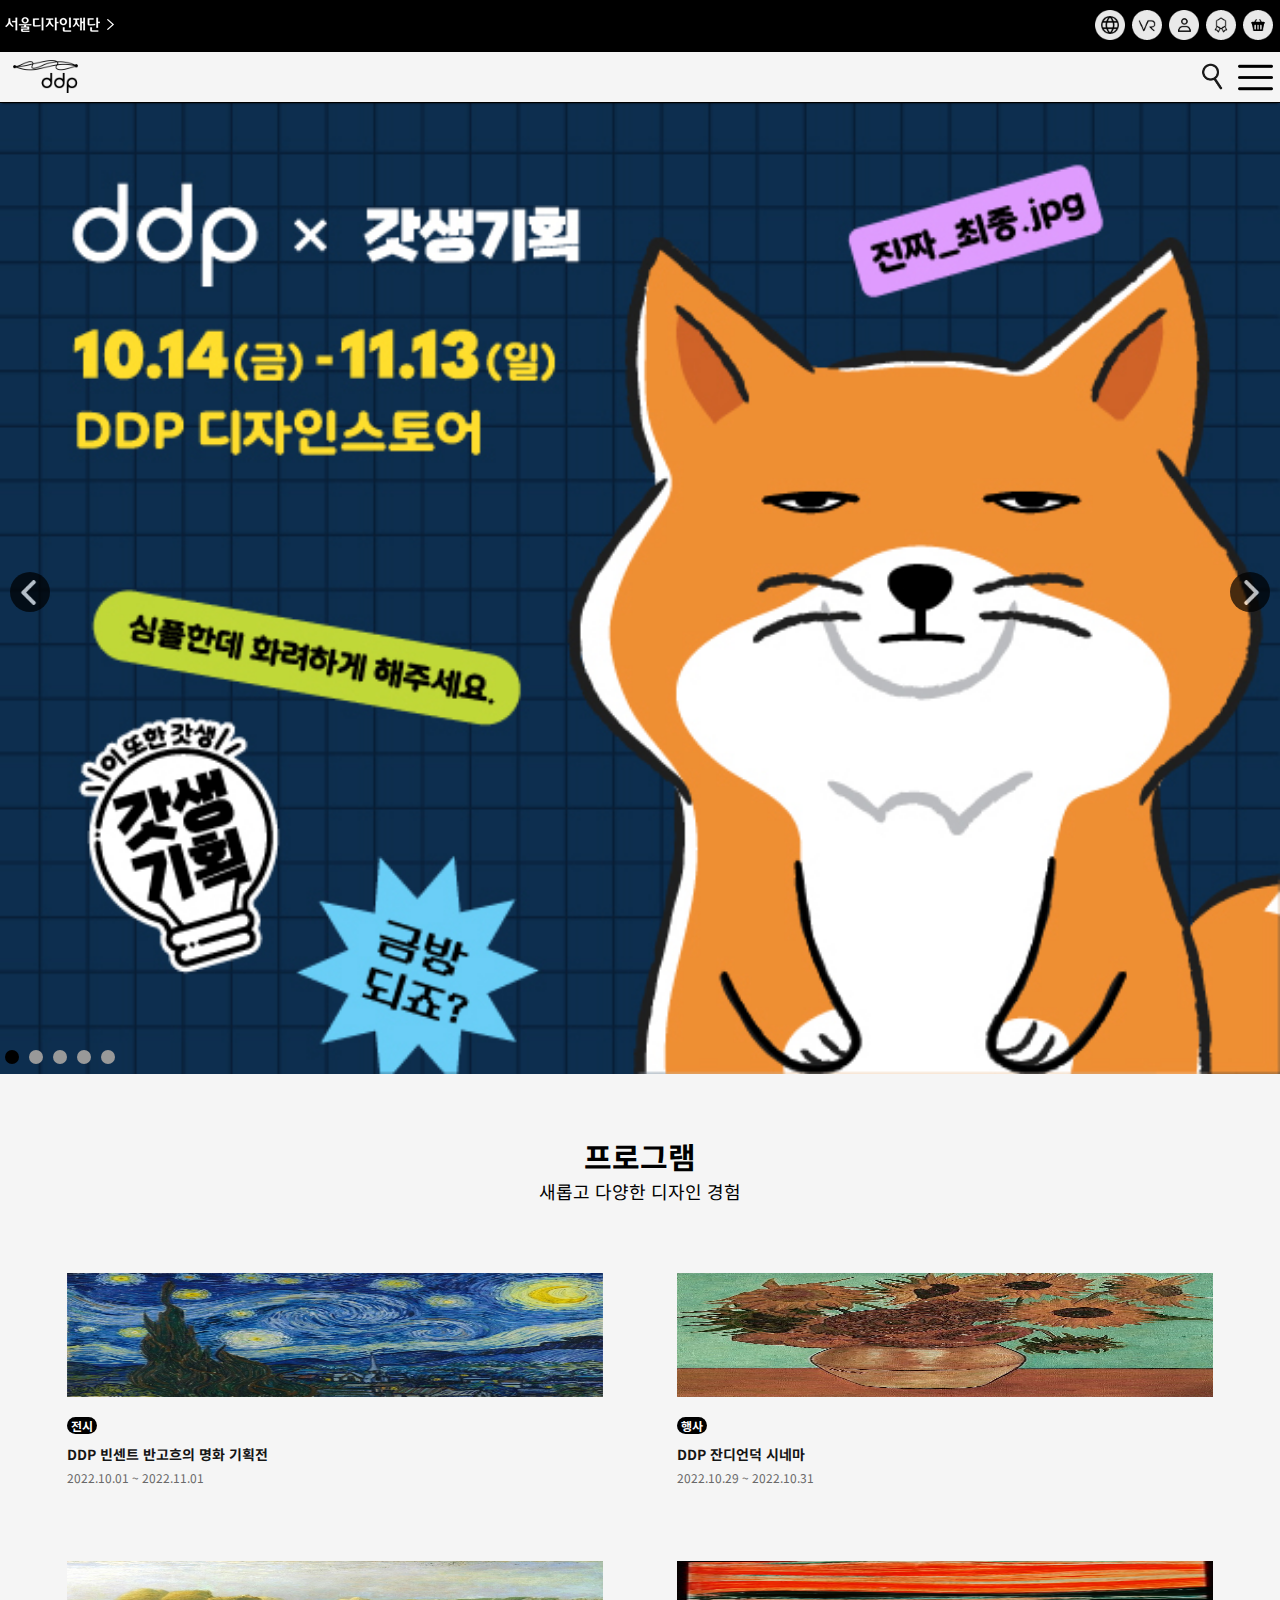
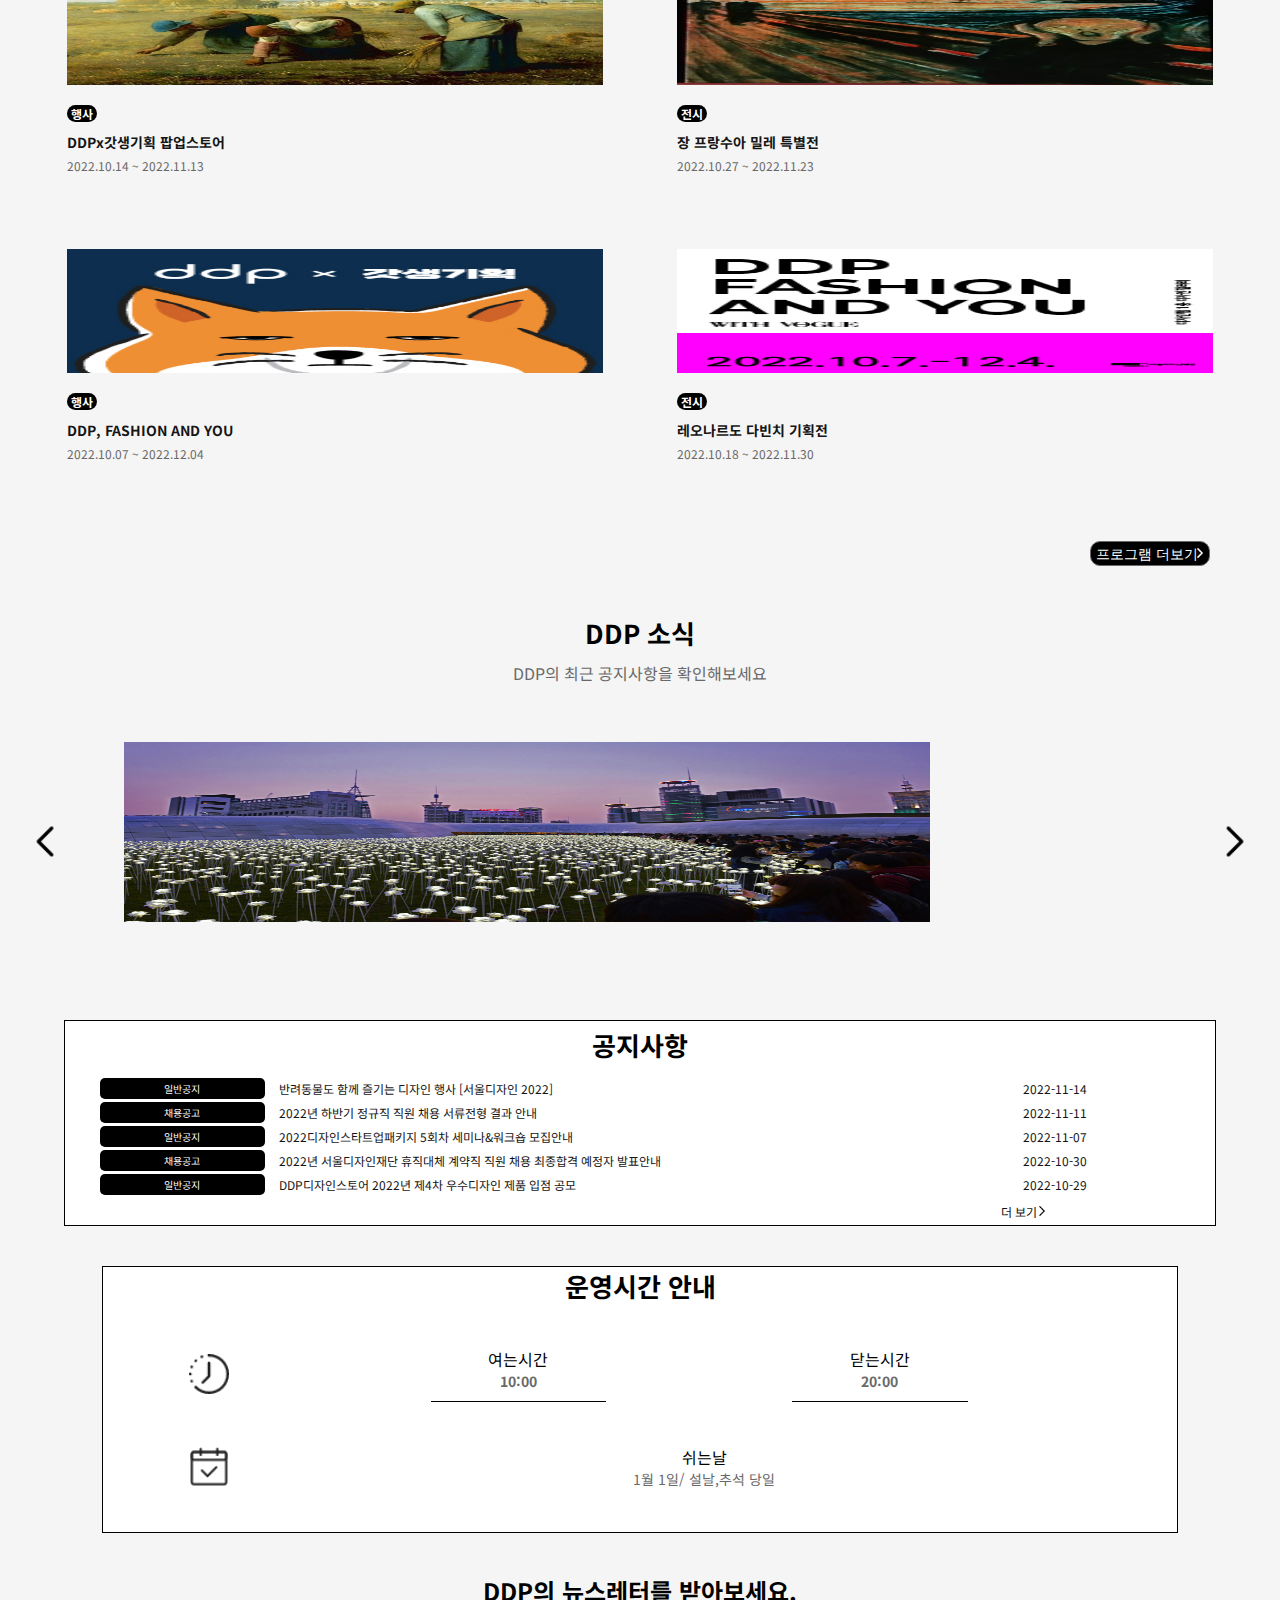
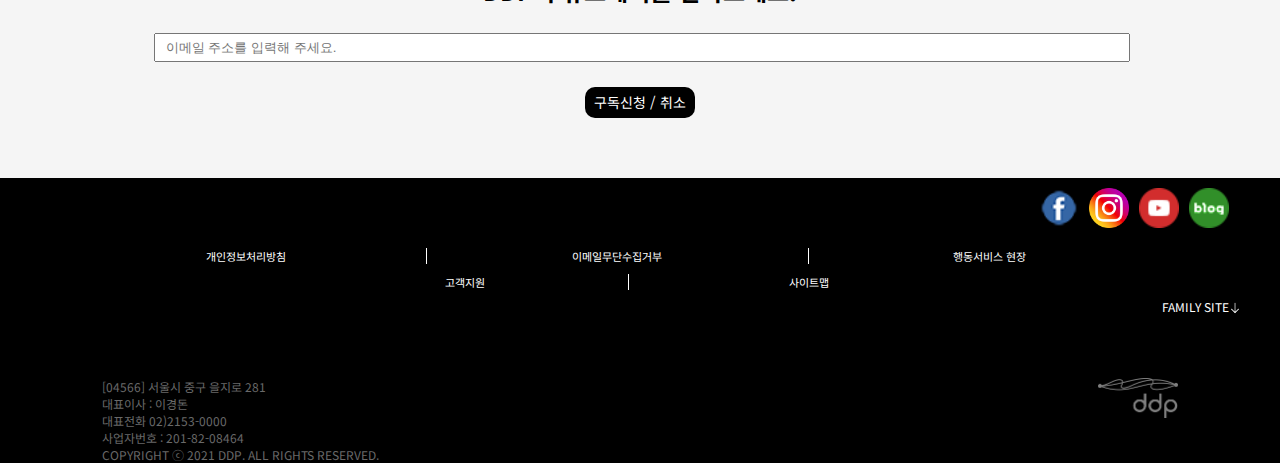
<file: ddp_m.html>
<!DOCTYPE html>
<html lang="ko">
  <head>
    <meta charset="UTF-8" />
    <meta http-equiv="X-UA-Compatible" content="IE=edge" />
    <meta
      name="viewport"
      content="width=device-width, initial-scale=1.0, minimum-scale=1.0, maximum-scale=1.0"
    />
    <title>DDP-mobile</title>
    <script src="https://code.jquery.com/jquery-3.6.1.js"></script>
    <script src="bxslider_m/js/jquery.bxslider.js"></script>
    <script src="js/ddp_m.js"></script>
    <link rel="stylesheet" href="bxslider_m/css/jquery.bxslider.css" />
    <link rel="stylesheet" href="ddp_m_style.css" />
    <script>
      $(function () {
        /*bxslider*/
        setTimeout(function () {
          $(".slide_area").bxSlider({
            auto: true,
            speed: 700,
            auto: true,
            autoControls: true,
            // adaptiveHeight: false,
          });
        }, 20);
      });
    </script>
  </head>
  <body>
    <header id="main_header">
      <div class="gnb_inner">
        <div class="mid_area">
          <div class="top_inner">
            <div class="top_logo">
              <p class="seuol_img">
                <a
                  href="https://www.seouldesign.or.kr/?menuno=150"
                  title="서울디자인재단"
                  target="_blank"
                ></a>
              </p>
            </div>
            <nav class="top_btns">
              <ul class="gnb_top_btns">
                <li>
                  <a href="javascript:;" class="btn_global blind">언어</a>
                </li>
                <li><a href="javascript:;" class="btn_vr blind">VR</a></li>
                <li>
                  <a href="javascript:;" class="btn_mypage blind">마이페이지</a>
                </li>
                <li>
                  <a href="javascript:;" class="btn_membership blind">멤버쉽</a>
                </li>
                <li>
                  <a href="javascript:;" class="btn_store blind">스토어</a>
                </li>
              </ul>
            </nav>
          </div>
        </div>

        <div class="bt_inner">
          <h1 class="bt_logo blind">
            <a
              href="https://ddp.or.kr/?menuno=228"
              title="DDP메인"
              target="_blank"
              >DDP메인으로 가기</a
            >
          </h1>
          <div class="bt_btns">
            <ul>
              <li class="blind">
                <a class="search" href="javascript:;">검색</a>
              </li>
              <li class="blind">
                <a class="toggle" href="javascript:;">전체메뉴</a>
              </li>
            </ul>
          </div>
          <div class="search_area">
            <div class="search_box">
              <input
                autocomplete="off"
                type="search"
                placeholder="통합검색"
                id="searchbox"
              />
              <span class="search_btn">
                <!-- <a class="blind" href="javascript:;">취소</a> -->
                <a class="blind" href="javascript:;">검색하기</a>
              </span>
            </div>
            <div class="popular_search">
              <h4>인기 검색어</h4>
              <ol>
                <li><a href="javascript:;">DDP</a></li>
                <li><a href="javascript:;">서울디자인재단</a></li>
                <li><a href="javascript:;">디자인 뮤지엄</a></li>
                <li><a href="javascript:;">디자인 스토어</a></li>
                <li><a href="javascript:;">서울 디자인 창업센터</a></li>
                <li><a href="javascript:;">디자인 페어</a></li>
                <li><a href="javascript:;">서울 새 활용 플라자</a></li>
                <li><a href="javascript:;">워크샵</a></li>
                <li><a href="javascript:;">서울디자인파크</a></li>
                <li><a href="javascript:;">동대문</a></li>
              </ol>
            </div>
          </div>
          <nav class="gnb_main_menu">
            <ul class="menu_list">
              <li class="menu">
                <a href="javascript:;">DDP 안내</a>
                <div class="sub">
                  <ul>
                    <li><a href="javascript:;">DDP 소개</a></li>
                    <li>
                      <a href="javascript:;">DDP 소식</a>
                      <ul class="sub_depth">
                        <li><a href="javascript:;">공지사항-</a></li>
                        <li><a href="javascript:;">이벤트-</a></li>
                        <li><a href="javascript:;">갤러리-</a></li>
                        <li><a href="javascript:;">보도자료-</a></li>
                        <li><a href="javascript:;">뉴스레터-</a></li>
                      </ul>
                    </li>
                    <li><a href="javascript:;">DDP 사람들</a></li>
                    <li><a href="javascript:;">오시는 길</a></li>
                    <li><a href="javascript:;">길 안내 서비스</a></li>
                    <li><a href="javascript:;">DDP멤버십</a></li>
                  </ul>
                </div>
              </li>
              <li class="menu">
                <a href="javascript:;">프로그램</a>
                <div class="sub">
                  <ul>
                    <li><a href="javascript:;">전체 일정 보기</a></li>
                    <li><a href="javascript:;">전시</a></li>
                    <li><a href="javascript:;">행사</a></li>
                    <li><a href="javascript:;">키즈</a></li>
                    <li><a href="javascript:;">상설</a></li>
                  </ul>
                </div>
              </li>
              <li class="menu">
                <a href="javascript:;">공간안내</a>
                <div class="sub">
                  <ul>
                    <li><a href="javascript:;">VR 지도</a></li>
                    <li><a href="javascript:;">층별 지도</a></li>
                    <li>
                      <a href="javascript:;">시설</a>
                      <ul>
                        <li><a href="javascript:;">전체시설안내-</a></li>
                        <li><a href="javascript:;">스페이스-</a></li>
                        <li><a href="javascript:;">키즈존(디키디키)-</a></li>
                        <li><a href="javascript:;">푸드 (F&B)-</a></li>
                        <li><a href="javascript:;">스토어-</a></li>
                        <li><a href="javascript:;">안내센터-</a></li>
                      </ul>
                    </li>
                    <li><a href="javascript:;">대관공간</a></li>
                  </ul>
                </div>
              </li>
              <li class="menu">
                <a href="javascript:;">고객지원</a>
                <div class="sub">
                  <ul>
                    <li><a href="javascript:;">자주묻는질문</a></li>
                    <li><a href="javascript:;">고객문의</a></li>
                    <li><a href="javascript:;">이용약관</a></li>
                    <li><a href="javascript:;">행정서비스 현장</a></li>
                    <li><a href="javascript:;">안전보건경영</a></li>
                    <li><a href="javascript:;">사이트맵</a></li>
                  </ul>
                </div>
              </li>
            </ul>
          </nav>
          <!-- <div class="sub_bg"></div> -->
        </div>
      </div>
    </header>
    <div class="container">
      <div class="slide_area">
        <a href="javascipt:;"><img src="ddp_img/slide5_1.jpeg" alt="" /></a>
        <a href="javascipt:;"><img src="ddp_img/slide1_2.jpeg" alt="" /></a>
        <a href="javascipt:;"><img src="ddp_img/slide2_1.jpeg" alt="" /></a>
        <a href="javascipt:;"><img src="ddp_img/slide3_2.jpeg" alt="" /></a>
        <a href="javascipt:;"><img src="ddp_img/slide4_2.jpeg" alt="" /></a>
      </div>
      <section class="content_area">
        <h2>프로그램</h2>
        <p>새롭고 다양한 디자인 경험</p>
        <div class="content_wrap">
          <ul class="program_wrap">
            <li class="content">
              <a href="javascript:;">
                <span class="img_area">
                  <img src="ddp_img/img1.jpeg" alt="반고흐 작품" />
                </span>
                <div class="content_txt">
                  <div class="content_kind">전시</div>
                  <h4>DDP 빈센트 반고흐의 명화 기획전</h4>
                  <span>2022.10.01 ~ 2022.11.01</span>
                </div>
              </a>
            </li>
            <li class="content">
              <a href="javascript:;">
                <span class="img_area">
                  <img src="ddp_img/img2.jpeg" alt="" />
                </span>
                <div class="content_txt">
                  <div class="content_kind">행사</div>
                  <h4>DDP 잔디언덕 시네마</h4>
                  <span>2022.10.29 ~ 2022.10.31</span>
                </div>
              </a>
            </li>
            <li class="content">
              <a href="javascript:;">
                <span class="img_area">
                  <img src="ddp_img/img3.jpeg" alt="반고흐 작품" />
                </span>
                <div class="content_txt">
                  <div class="content_kind">행사</div>
                  <h4>DDPx갓생기획 팝업스토어</h4>
                  <span>2022.10.14 ~ 2022.11.13</span>
                </div>
              </a>
            </li>
            <li class="content">
              <a href="javascript:;">
                <span class="img_area">
                  <img src="ddp_img/img4.jpeg" alt="반고흐 작품" />
                </span>
                <div class="content_txt">
                  <div class="content_kind">전시</div>
                  <h4>장 프랑수아 밀레 특별전</h4>
                  <span>2022.10.27 ~ 2022.11.23</span>
                </div>
              </a>
            </li>
            <li class="content">
              <a href="javascript:;">
                <span class="img_area">
                  <img src="ddp_img/img5.jpeg" alt="반고흐 작품" />
                </span>
                <div class="content_txt">
                  <div class="content_kind">행사</div>
                  <h4>DDP, FASHION AND YOU</h4>
                  <span>2022.10.07 ~ 2022.12.04</span>
                </div>
              </a>
            </li>
            <li class="content">
              <a href="javascript:;">
                <span class="img_area">
                  <img src="ddp_img/img6.jpeg" alt="반고흐 작품" />
                </span>
                <div class="content_txt">
                  <div class="content_kind">전시</div>
                  <h4>레오나르도 다빈치 기획전</h4>
                  <span>2022.10.18 ~ 2022.11.30</span>
                </div>
              </a>
            </li>
          </ul>
          <div class="btn_more">
            <a href="javascript:;">
              <button>프로그램 더보기</button>
            </a>
          </div>
        </div>
      </section>
      <section class="notice_news">
        <div class="ddp_news">
          <h2>DDP 소식</h2>
          <p class="news_top">DDP의 최근 공지사항을 확인해보세요</p>
          <div class="news_img">
            <img src="ddp_img/slide3.jpeg" alt="" />
            <img src="ddp_img/slide5.jpeg" alt="" />
            <img src="ddp_img/slide2.jpeg" alt="" />
            <img src="ddp_img/slide4.jpeg" alt="" />
          </div>
          <div class="left"><a href="javascript:;"></a></div>
          <div class="right"><a href="javascript:;"></a></div>
          <!-- <p class="news_bt">DDP 빛의 정원</p> -->
        </div>
        <div class="notice_wrap">
          <h2>공지사항</h2>
          <div class="notice">
            <ul>
              <li>
                <a href="javascript:;">
                  <p class="tag_txt">일반공지</p>
                  <p class="notice_main_txt">
                    반려동물도 함께 즐기는 디자인 행사 [서울디자인 2022]
                  </p>
                  <p class="notice_date">2022-11-14</p>
                </a>
              </li>
              <li>
                <a href="javascript:;">
                  <p class="tag_txt">채용공고</p>
                  <p class="notice_main_txt">
                    2022년 하반기 정규직 직원 채용 서류전형 결과 안내
                  </p>
                  <p class="notice_date">2022-11-11</p>
                </a>
              </li>
              <li>
                <a href="javascript:;">
                  <p class="tag_txt">일반공지</p>
                  <p class="notice_main_txt">
                    2022디자인스타트업패키지 5회차 세미나&워크숍 모집안내
                  </p>
                  <p class="notice_date">2022-11-07</p>
                </a>
              </li>
              <li>
                <a href="javascript:;">
                  <p class="tag_txt">채용공고</p>
                  <p class="notice_main_txt">
                    2022년 서울디자인재단 휴직대체 계약직 직원 채용 최종합격
                    예정자 발표안내
                  </p>
                  <p class="notice_date">2022-10-30</p>
                </a>
              </li>
              <li>
                <a href="javascript:;">
                  <p class="tag_txt">일반공지</p>
                  <p class="notice_main_txt">
                    DDP디자인스토어 2022년 제4차 우수디자인 제품 입점 공모
                  </p>
                  <p class="notice_date">2022-10-29</p>
                </a>
              </li>
            </ul>
          </div>
          <div class="more">
            <a href="javascript:;">더 보기</a>
          </div>
        </div>
      </section>

      <section class="info_area">
        <div class="time_info">
          <h2>운영시간 안내</h2>
          <div class="time">
            <p>여는시간<span>10:00</span></p>
            <p>닫는시간<span>20:00</span></p>
          </div>
          <div class="rest">
            <p>쉬는날<span>1월 1일/ 설날,추석 당일</span></p>
          </div>
        </div>
      </section>

      <section class="nL_wrapper">
        <div class="nL_wrap">
          <h2>DDP의 뉴스레터를 받아보세요.</h2>
          <div class="sub_area">
            <input
              type="text"
              class="sub_box"
              placeholder="이메일 주소를 입력해 주세요."
            />
            <a href="javascript:;">구독신청 / 취소</a>
          </div>
        </div>
      </section>
    </div>
    <footer class="main_footer">
      <div class="footer_top">
        <div class="sns_area">
          <ul class="blind">
            <li><a href="javascript:;">페이스북</a></li>
            <li><a href="javascript:;">인스타그램</a></li>
            <li><a href="javascript:;">유튜브</a></li>
            <li><a href="javascript:;">블로그</a></li>
          </ul>
        </div>
        <nav>
          <ul>
            <li><a href="javascript:;">개인정보처리방침</a></li>
            <li><a href="javascript:;">이메일무단수집거부</a></li>
            <li><a href="javascript:;">행동서비스 현장</a></li>
            <li><a href="javascript:;">고객지원</a></li>
            <li><a href="javascript:;">사이트맵</a></li>
          </ul>
        </nav>
        <div class="family_site">
          <a href="javascript:;" class="family_site_click">FAMILY SITE</a>
          <ul class="family_site_ul">
            <li class="site">
              <a href="javascript:;"
                >서울디자인재단<span class="right"></span
              ></a>
            </li>
            <li class="site">
              <a href="javascript:;"
                >서울새활용프라자<span class="right"></span
              ></a>
            </li>
            <li class="site">
              <a href="javascript:;"
                >서울디자인창업센터<span class="right"></span
              ></a>
            </li>
            <li class="site">
              <a href="javascript:;"
                >서울디자인2022<span class="right"></span
              ></a>
            </li>
            <li class="site">
              <a href="javascript:;"
                >휴먼시티디자인어워드<span class="right"></span
              ></a>
            </li>
            <li class="site">
              <a href="javascript:;"
                >DDP디자인페어<span class="right"></span
              ></a>
            </li>
            <li class="site">
              <a href="javascript:;"
                >DDP디자인스토어<span class="right"></span
              ></a>
            </li>
            <li class="site">
              <a href="javascript:;">DDP멤버십<span class="right"></span></a>
            </li>
          </ul>
        </div>
      </div>
      <div class="footer_bottom">
        <p class="footer_addr">
          [04566] 서울시 중구 을지로 281 <br />
          대표이사 : 이경돈 <br />
          대표전화 02)2153-0000 <br />
          사업자번호 : 201-82-08464<br />
          COPYRIGHT ⓒ 2021 DDP. ALL RIGHTS RESERVED.
        </p>
      </div>
    </footer>
  </body>
</html>
</file>
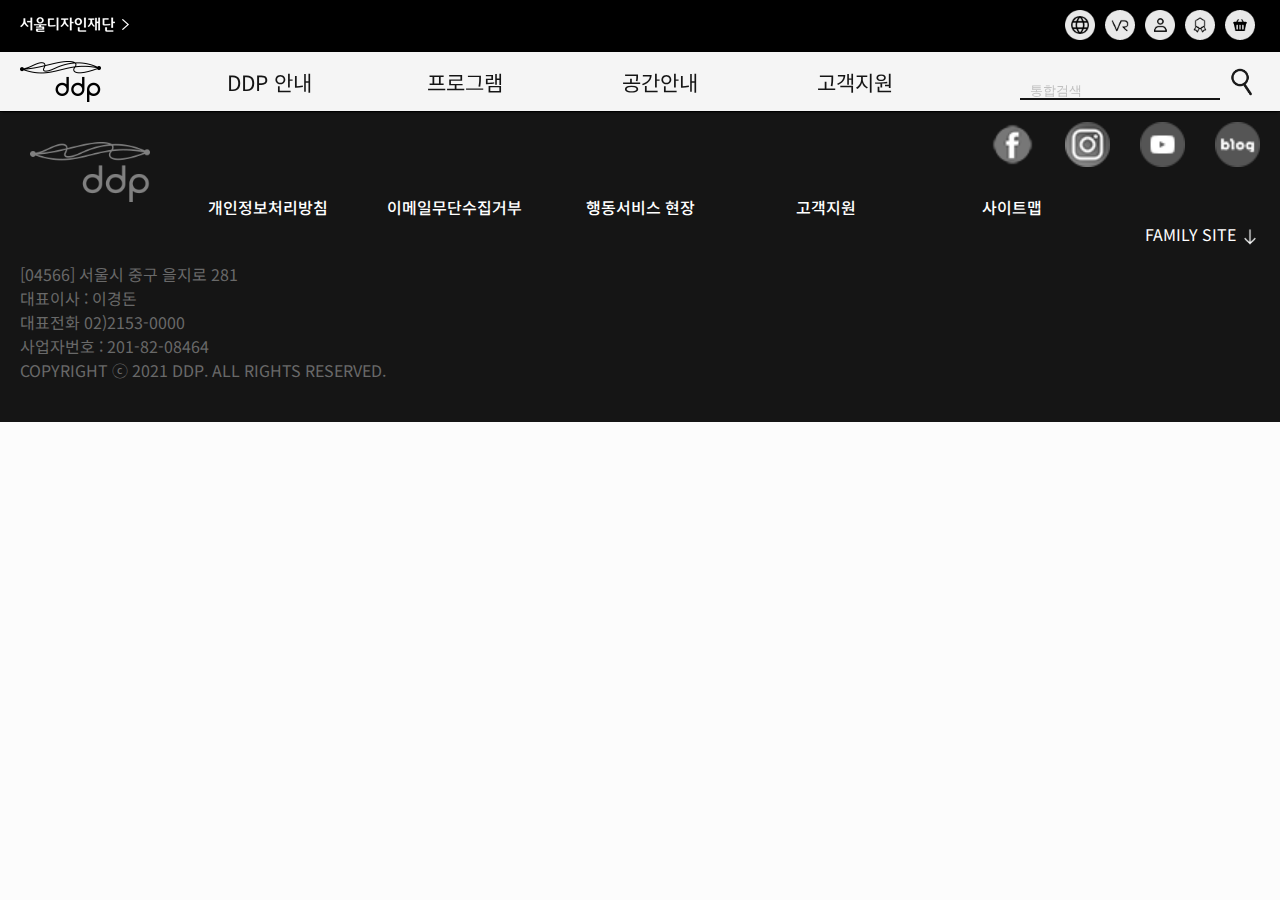
<file: ddp_sub/brand.html>
<!DOCTYPE html>
<html lang="ko">
  <head>
    <meta charset="UTF-8" />
    <meta http-equiv="X-UA-Compatible" content="IE=edge" />
    <meta name="viewport" content="width=device-width, initial-scale=1.0" />
    <title>DDP_brand</title>
    <link rel="stylesheet" href="../ddp_style.css" />
  </head>
  <body>
    <header id="main_header">
      <div class="gnb_inner">
        <div class="mid_area">
          <div class="top_inner">
            <div class="top_logo">
              <p class="seuol_img">
                <a
                  href="https://www.seouldesign.or.kr/?menuno=150"
                  title="서울디자인재단"
                  target="_blank"
                ></a>
              </p>
              <p class="seuol_img_txt">
                <a
                  href="https://www.seouldesign.or.kr/?menuno=150"
                  title="서울디자인재단"
                  target="_blank"
                  >DDP는 서울디자인재단에서 운영합니다.</a
                >
              </p>
            </div>
            <nav class="top_btns">
              <ul class="gnb_top_btns">
                <li>
                  <a href="javascript:;" class="btn_global btns"></a>
                  <a href="javascript:;" class="btn_txt1 bt_txt">언어</a>
                </li>
                <li>
                  <a href="javascript:;" class="btn_vr btns"></a>
                  <a href="javascript:;" class="btn_txt2 bt_txt">VR</a>
                </li>
                <li>
                  <a href="javascript:;" class="btn_mypage btns"></a>
                  <a href="javascript:;" class="btn_txt3 bt_txt">마이페이지</a>
                </li>
                <li>
                  <a href="javascript:;" class="btn_membership btns"></a>
                  <a href="javascript:;" class="btn_txt4 bt_txt">멤버쉽</a>
                </li>
                <li>
                  <a href="javascript:;" class="btn_store btns"></a>
                  <a href="javascript:;" class="btn_txt5 bt_txt">스토어</a>
                </li>
              </ul>
            </nav>
          </div>
        </div>

        <div class="bt_inner">
          <h1 class="bt_logo blind">
            <a
              href="https://ddp.or.kr/?menuno=228"
              title="DDP메인"
              target="_blank"
              >DDP메인으로 가기</a
            >
          </h1>
          <nav class="gnb_main_menu">
            <ul class="menu_list">
              <li class="menu">
                <a href="javascript:;">DDP 안내</a>
                <div class="sub">
                  <ul>
                    <li><a href="javascript:;">DDP 소개</a></li>
                    <li>
                      <a href="javascript:;">DDP 소식</a>
                      <ul class="sub_depth">
                        <li><a href="javascript:;">- 공지사항</a></li>
                        <li><a href="javascript:;">- 이벤트</a></li>
                        <li><a href="javascript:;">- 갤러리</a></li>
                        <li><a href="javascript:;">- 보도자료</a></li>
                        <li><a href="javascript:;">- 뉴스레터</a></li>
                      </ul>
                    </li>
                    <li><a href="javascript:;">DDP 사람들</a></li>
                    <li><a href="javascript:;">오시는 길</a></li>
                    <li><a href="javascript:;">길 안내 서비스</a></li>
                    <li><a href="javascript:;">DDP멤버십</a></li>
                  </ul>
                </div>
              </li>
              <li class="menu">
                <a href="javascript:;">프로그램</a>
                <div class="sub">
                  <ul>
                    <li><a href="javascript:;">전체 일정 보기</a></li>
                    <li><a href="javascript:;">전시</a></li>
                    <li><a href="javascript:;">행사</a></li>
                    <li><a href="javascript:;">키즈</a></li>
                    <li><a href="javascript:;">상설</a></li>
                  </ul>
                </div>
              </li>
              <li class="menu">
                <a href="javascript:;">공간안내</a>
                <div class="sub">
                  <ul>
                    <li><a href="javascript:;">VR 지도</a></li>
                    <li><a href="javascript:;">층별 지도</a></li>
                    <li>
                      <a href="javascript:;">시설</a>
                      <ul>
                        <li><a href="javascript:;">- 전체시설안내</a></li>
                        <li><a href="javascript:;">- 스페이스</a></li>
                        <li><a href="javascript:;">- 키즈존(디키디키)</a></li>
                        <li><a href="javascript:;">- 푸드 (F&B)</a></li>
                        <li><a href="javascript:;">- 스토어</a></li>
                        <li><a href="javascript:;">- 안내센터</a></li>
                      </ul>
                    </li>
                    <li><a href="javascript:;">대관공간</a></li>
                  </ul>
                </div>
              </li>
              <li class="menu">
                <a href="javascript:;">고객지원</a>
                <div class="sub">
                  <ul>
                    <li><a href="javascript:;">자주묻는질문</a></li>
                    <li><a href="javascript:;">고객문의</a></li>
                    <li><a href="jsvascript:;">이용약관</a></li>
                    <li><a href="javascript:;">행정서비스 현장</a></li>
                    <li><a href="javascript:;">안전보건경영</a></li>
                    <li><a href="javascript:;">사이트</a></li>
                  </ul>
                </div>
              </li>
            </ul>
          </nav>
          <div class="sub_bg"></div>

          <div class="gnb_bt_btns">
            <form autocomplete="off" action="javascript:;" method="post">
              <input type="search" placeholder="통합검색" id="searchbox" />
              <button
                type="submit"
                class="blind"
                name="keyword"
                id="btn"
                title="검색"
              >
                검색버튼
              </button>
            </form>
            <div class="menubox blind"><a href="javascript:;">전체메뉴</a></div>
          </div>
        </div>
      </div>
    </header>

    <div class="container"></div>

    <footer class="main_footer">
      <div class="footer_top">
        <div class="sns_area">
          <ul class="blind">
            <li><a href="javascript:;">페이스북</a></li>
            <li><a href="javascript:;">인스타그램</a></li>
            <li><a href="javascript:;">유튜브</a></li>
            <li><a href="javascript:;">블로그</a></li>
          </ul>
        </div>
        <nav>
          <ul>
            <li><a href="javascript:;">개인정보처리방침</a></li>
            <li><a href="javascript:;">이메일무단수집거부</a></li>
            <li><a href="javascript:;">행동서비스 현장</a></li>
            <li><a href="javascript:;">고객지원</a></li>
            <li><a href="javascript:;">사이트맵</a></li>
          </ul>
        </nav>
        <div class="family_site">
          <a href="javascript:;" class="family_site_click">FAMILY SITE</a>
          <ul class="family_site_ul">
            <li>
              <a href="javascript:;"
                >서울디자인재단<span class="right"></span
              ></a>
            </li>
            <li>
              <a href="javascript:;"
                >서울새활용프라자<span class="right"></span
              ></a>
            </li>
            <li>
              <a href="javascript:;"
                >서울디자인창업센터<span class="right"></span
              ></a>
            </li>
            <li>
              <a href="javascript:;"
                >서울디자인2022<span class="right"></span
              ></a>
            </li>
            <li>
              <a href="javascript:;"
                >휴먼시티디자인어워드<span class="right"></span
              ></a>
            </li>
            <li>
              <a href="javascript:;"
                >DDP디자인페어<span class="right"></span
              ></a>
            </li>
            <li>
              <a href="javascript:;"
                >DDP디자인스토어<span class="right"></span
              ></a>
            </li>
            <li>
              <a href="javascript:;">DDP멤버십<span class="right"></span></a>
            </li>
          </ul>
        </div>
      </div>
      <div class="footer_bottom">
        <p class="footer_addr">
          [04566] 서울시 중구 을지로 281 <br />
          대표이사 : 이경돈 <br />
          대표전화 02)2153-0000 <br />
          사업자번호 : 201-82-08464<br />
          COPYRIGHT ⓒ 2021 DDP. ALL RIGHTS RESERVED.
        </p>
      </div>
    </footer>
  </body>
</html>
</file>
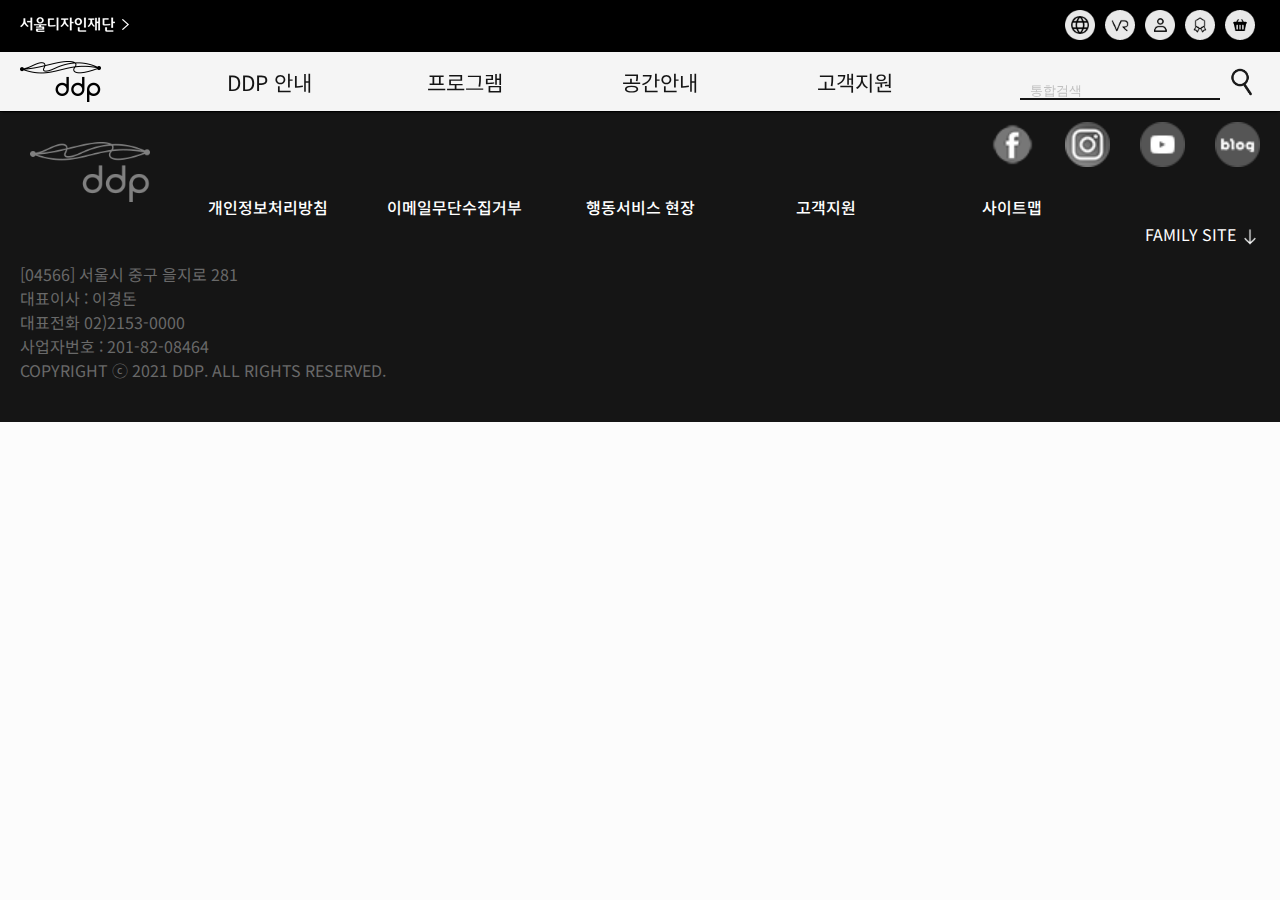
<file: ddp_sub/building.html>
<!DOCTYPE html>
<html lang="ko">
  <head>
    <meta charset="UTF-8" />
    <meta http-equiv="X-UA-Compatible" content="IE=edge" />
    <meta name="viewport" content="width=device-width, initial-scale=1.0" />
    <title>DDP_building</title>
    <link rel="stylesheet" href="../ddp_style.css" />
  </head>
  <body>
    <header id="main_header">
      <div class="gnb_inner">
        <div class="mid_area">
          <div class="top_inner">
            <div class="top_logo">
              <p class="seuol_img">
                <a
                  href="https://www.seouldesign.or.kr/?menuno=150"
                  title="서울디자인재단"
                  target="_blank"
                ></a>
              </p>
              <p class="seuol_img_txt">
                <a
                  href="https://www.seouldesign.or.kr/?menuno=150"
                  title="서울디자인재단"
                  target="_blank"
                  >DDP는 서울디자인재단에서 운영합니다.</a
                >
              </p>
            </div>
            <nav class="top_btns">
              <ul class="gnb_top_btns">
                <li>
                  <a href="javascript:;" class="btn_global btns"></a>
                  <a href="javascript:;" class="btn_txt1 bt_txt">언어</a>
                </li>
                <li>
                  <a href="javascript:;" class="btn_vr btns"></a>
                  <a href="javascript:;" class="btn_txt2 bt_txt">VR</a>
                </li>
                <li>
                  <a href="javascript:;" class="btn_mypage btns"></a>
                  <a href="javascript:;" class="btn_txt3 bt_txt">마이페이지</a>
                </li>
                <li>
                  <a href="javascript:;" class="btn_membership btns"></a>
                  <a href="javascript:;" class="btn_txt4 bt_txt">멤버쉽</a>
                </li>
                <li>
                  <a href="javascript:;" class="btn_store btns"></a>
                  <a href="javascript:;" class="btn_txt5 bt_txt">스토어</a>
                </li>
              </ul>
            </nav>
          </div>
        </div>

        <div class="bt_inner">
          <h1 class="bt_logo blind">
            <a
              href="https://ddp.or.kr/?menuno=228"
              title="DDP메인"
              target="_blank"
              >DDP메인으로 가기</a
            >
          </h1>
          <nav class="gnb_main_menu">
            <ul class="menu_list">
              <li class="menu">
                <a href="javascript:;">DDP 안내</a>
                <div class="sub">
                  <ul>
                    <li><a href="javascript:;">DDP 소개</a></li>
                    <li>
                      <a href="javascript:;">DDP 소식</a>
                      <ul class="sub_depth">
                        <li><a href="javascript:;">- 공지사항</a></li>
                        <li><a href="javascript:;">- 이벤트</a></li>
                        <li><a href="javascript:;">- 갤러리</a></li>
                        <li><a href="javascript:;">- 보도자료</a></li>
                        <li><a href="javascript:;">- 뉴스레터</a></li>
                      </ul>
                    </li>
                    <li><a href="javascript:;">DDP 사람들</a></li>
                    <li><a href="javascript:;">오시는 길</a></li>
                    <li><a href="javascript:;">길 안내 서비스</a></li>
                    <li><a href="javascript:;">DDP멤버십</a></li>
                  </ul>
                </div>
              </li>
              <li class="menu">
                <a href="javascript:;">프로그램</a>
                <div class="sub">
                  <ul>
                    <li><a href="javascript:;">전체 일정 보기</a></li>
                    <li><a href="javascript:;">전시</a></li>
                    <li><a href="javascript:;">행사</a></li>
                    <li><a href="javascript:;">키즈</a></li>
                    <li><a href="javascript:;">상설</a></li>
                  </ul>
                </div>
              </li>
              <li class="menu">
                <a href="javascript:;">공간안내</a>
                <div class="sub">
                  <ul>
                    <li><a href="javascript:;">VR 지도</a></li>
                    <li><a href="javascript:;">층별 지도</a></li>
                    <li>
                      <a href="javascript:;">시설</a>
                      <ul>
                        <li><a href="javascript:;">- 전체시설안내</a></li>
                        <li><a href="javascript:;">- 스페이스</a></li>
                        <li><a href="javascript:;">- 키즈존(디키디키)</a></li>
                        <li><a href="javascript:;">- 푸드 (F&B)</a></li>
                        <li><a href="javascript:;">- 스토어</a></li>
                        <li><a href="javascript:;">- 안내센터</a></li>
                      </ul>
                    </li>
                    <li><a href="javascript:;">대관공간</a></li>
                  </ul>
                </div>
              </li>
              <li class="menu">
                <a href="javascript:;">고객지원</a>
                <div class="sub">
                  <ul>
                    <li><a href="javascript:;">자주묻는질문</a></li>
                    <li><a href="javascript:;">고객문의</a></li>
                    <li><a href="jsvascript:;">이용약관</a></li>
                    <li><a href="javascript:;">행정서비스 현장</a></li>
                    <li><a href="javascript:;">안전보건경영</a></li>
                    <li><a href="javascript:;">사이트</a></li>
                  </ul>
                </div>
              </li>
            </ul>
          </nav>
          <div class="sub_bg"></div>

          <div class="gnb_bt_btns">
            <form autocomplete="off" action="javascript:;" method="post">
              <input type="search" placeholder="통합검색" id="searchbox" />
              <button
                type="submit"
                class="blind"
                name="keyword"
                id="btn"
                title="검색"
              >
                검색버튼
              </button>
            </form>
            <div class="menubox blind"><a href="javascript:;">전체메뉴</a></div>
          </div>
        </div>
      </div>
    </header>

    <div class="container"></div>

    <footer class="main_footer">
      <div class="footer_top">
        <div class="sns_area">
          <ul class="blind">
            <li><a href="javascript:;">페이스북</a></li>
            <li><a href="javascript:;">인스타그램</a></li>
            <li><a href="javascript:;">유튜브</a></li>
            <li><a href="javascript:;">블로그</a></li>
          </ul>
        </div>
        <nav>
          <ul>
            <li><a href="javascript:;">개인정보처리방침</a></li>
            <li><a href="javascript:;">이메일무단수집거부</a></li>
            <li><a href="javascript:;">행동서비스 현장</a></li>
            <li><a href="javascript:;">고객지원</a></li>
            <li><a href="javascript:;">사이트맵</a></li>
          </ul>
        </nav>
        <div class="family_site">
          <a href="javascript:;" class="family_site_click">FAMILY SITE</a>
          <ul class="family_site_ul">
            <li>
              <a href="javascript:;"
                >서울디자인재단<span class="right"></span
              ></a>
            </li>
            <li>
              <a href="javascript:;"
                >서울새활용프라자<span class="right"></span
              ></a>
            </li>
            <li>
              <a href="javascript:;"
                >서울디자인창업센터<span class="right"></span
              ></a>
            </li>
            <li>
              <a href="javascript:;"
                >서울디자인2022<span class="right"></span
              ></a>
            </li>
            <li>
              <a href="javascript:;"
                >휴먼시티디자인어워드<span class="right"></span
              ></a>
            </li>
            <li>
              <a href="javascript:;"
                >DDP디자인페어<span class="right"></span
              ></a>
            </li>
            <li>
              <a href="javascript:;"
                >DDP디자인스토어<span class="right"></span
              ></a>
            </li>
            <li>
              <a href="javascript:;">DDP멤버십<span class="right"></span></a>
            </li>
          </ul>
        </div>
      </div>
      <div class="footer_bottom">
        <p class="footer_addr">
          [04566] 서울시 중구 을지로 281 <br />
          대표이사 : 이경돈 <br />
          대표전화 02)2153-0000 <br />
          사업자번호 : 201-82-08464<br />
          COPYRIGHT ⓒ 2021 DDP. ALL RIGHTS RESERVED.
        </p>
      </div>
    </footer>
  </body>
</html>
</file>
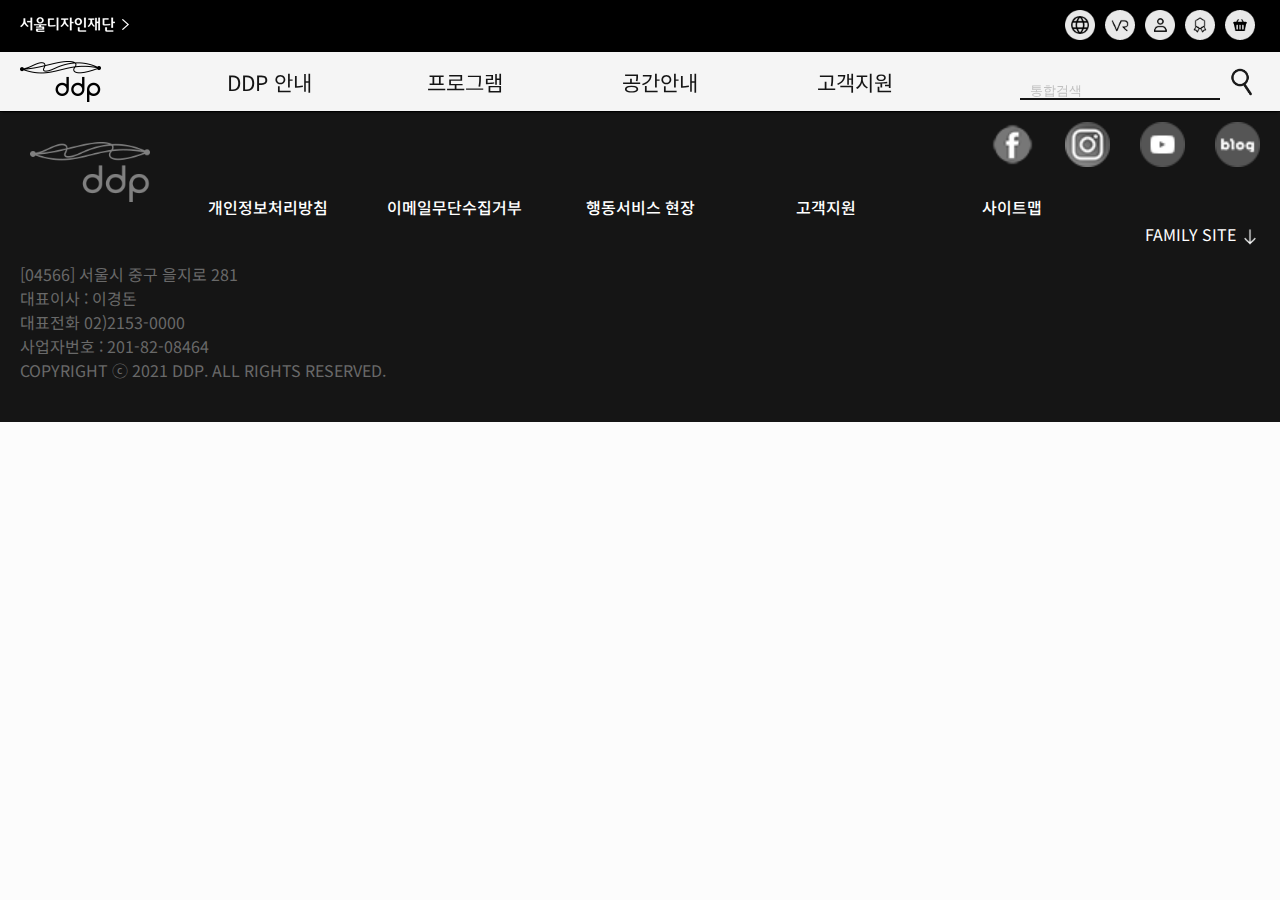
<file: ddp_sub/history.html>
<!DOCTYPE html>
<html lang="ko">
  <head>
    <meta charset="UTF-8" />
    <meta http-equiv="X-UA-Compatible" content="IE=edge" />
    <meta name="viewport" content="width=device-width, initial-scale=1.0" />
    <title>DDP_history</title>
    <link rel="stylesheet" href="../ddp_style.css" />
  </head>
  <body>
    <header id="main_header">
      <div class="gnb_inner">
        <div class="mid_area">
          <div class="top_inner">
            <div class="top_logo">
              <p class="seuol_img">
                <a
                  href="https://www.seouldesign.or.kr/?menuno=150"
                  title="서울디자인재단"
                  target="_blank"
                ></a>
              </p>
              <p class="seuol_img_txt">
                <a
                  href="https://www.seouldesign.or.kr/?menuno=150"
                  title="서울디자인재단"
                  target="_blank"
                  >DDP는 서울디자인재단에서 운영합니다.</a
                >
              </p>
            </div>
            <nav class="top_btns">
              <ul class="gnb_top_btns">
                <li>
                  <a href="javascript:;" class="btn_global btns"></a>
                  <a href="javascript:;" class="btn_txt1 bt_txt">언어</a>
                </li>
                <li>
                  <a href="javascript:;" class="btn_vr btns"></a>
                  <a href="javascript:;" class="btn_txt2 bt_txt">VR</a>
                </li>
                <li>
                  <a href="javascript:;" class="btn_mypage btns"></a>
                  <a href="javascript:;" class="btn_txt3 bt_txt">마이페이지</a>
                </li>
                <li>
                  <a href="javascript:;" class="btn_membership btns"></a>
                  <a href="javascript:;" class="btn_txt4 bt_txt">멤버쉽</a>
                </li>
                <li>
                  <a href="javascript:;" class="btn_store btns"></a>
                  <a href="javascript:;" class="btn_txt5 bt_txt">스토어</a>
                </li>
              </ul>
            </nav>
          </div>
        </div>

        <div class="bt_inner">
          <h1 class="bt_logo blind">
            <a
              href="https://ddp.or.kr/?menuno=228"
              title="DDP메인"
              target="_blank"
              >DDP메인으로 가기</a
            >
          </h1>
          <nav class="gnb_main_menu">
            <ul class="menu_list">
              <li class="menu">
                <a href="javascript:;">DDP 안내</a>
                <div class="sub">
                  <ul>
                    <li><a href="javascript:;">DDP 소개</a></li>
                    <li>
                      <a href="javascript:;">DDP 소식</a>
                      <ul class="sub_depth">
                        <li><a href="javascript:;">- 공지사항</a></li>
                        <li><a href="javascript:;">- 이벤트</a></li>
                        <li><a href="javascript:;">- 갤러리</a></li>
                        <li><a href="javascript:;">- 보도자료</a></li>
                        <li><a href="javascript:;">- 뉴스레터</a></li>
                      </ul>
                    </li>
                    <li><a href="javascript:;">DDP 사람들</a></li>
                    <li><a href="javascript:;">오시는 길</a></li>
                    <li><a href="javascript:;">길 안내 서비스</a></li>
                    <li><a href="javascript:;">DDP멤버십</a></li>
                  </ul>
                </div>
              </li>
              <li class="menu">
                <a href="javascript:;">프로그램</a>
                <div class="sub">
                  <ul>
                    <li><a href="javascript:;">전체 일정 보기</a></li>
                    <li><a href="javascript:;">전시</a></li>
                    <li><a href="javascript:;">행사</a></li>
                    <li><a href="javascript:;">키즈</a></li>
                    <li><a href="javascript:;">상설</a></li>
                  </ul>
                </div>
              </li>
              <li class="menu">
                <a href="javascript:;">공간안내</a>
                <div class="sub">
                  <ul>
                    <li><a href="javascript:;">VR 지도</a></li>
                    <li><a href="javascript:;">층별 지도</a></li>
                    <li>
                      <a href="javascript:;">시설</a>
                      <ul>
                        <li><a href="javascript:;">- 전체시설안내</a></li>
                        <li><a href="javascript:;">- 스페이스</a></li>
                        <li><a href="javascript:;">- 키즈존(디키디키)</a></li>
                        <li><a href="javascript:;">- 푸드 (F&B)</a></li>
                        <li><a href="javascript:;">- 스토어</a></li>
                        <li><a href="javascript:;">- 안내센터</a></li>
                      </ul>
                    </li>
                    <li><a href="javascript:;">대관공간</a></li>
                  </ul>
                </div>
              </li>
              <li class="menu">
                <a href="javascript:;">고객지원</a>
                <div class="sub">
                  <ul>
                    <li><a href="javascript:;">자주묻는질문</a></li>
                    <li><a href="javascript:;">고객문의</a></li>
                    <li><a href="jsvascript:;">이용약관</a></li>
                    <li><a href="javascript:;">행정서비스 현장</a></li>
                    <li><a href="javascript:;">안전보건경영</a></li>
                    <li><a href="javascript:;">사이트</a></li>
                  </ul>
                </div>
              </li>
            </ul>
          </nav>
          <div class="sub_bg"></div>

          <div class="gnb_bt_btns">
            <form autocomplete="off" action="javascript:;" method="post">
              <input type="search" placeholder="통합검색" id="searchbox" />
              <button
                type="submit"
                class="blind"
                name="keyword"
                id="btn"
                title="검색"
              >
                검색버튼
              </button>
            </form>
            <div class="menubox blind"><a href="javascript:;">전체메뉴</a></div>
          </div>
        </div>
      </div>
    </header>

    <div class="container"></div>

    <footer class="main_footer">
      <div class="footer_top">
        <div class="sns_area">
          <ul class="blind">
            <li><a href="javascript:;">페이스북</a></li>
            <li><a href="javascript:;">인스타그램</a></li>
            <li><a href="javascript:;">유튜브</a></li>
            <li><a href="javascript:;">블로그</a></li>
          </ul>
        </div>
        <nav>
          <ul>
            <li><a href="javascript:;">개인정보처리방침</a></li>
            <li><a href="javascript:;">이메일무단수집거부</a></li>
            <li><a href="javascript:;">행동서비스 현장</a></li>
            <li><a href="javascript:;">고객지원</a></li>
            <li><a href="javascript:;">사이트맵</a></li>
          </ul>
        </nav>
        <div class="family_site">
          <a href="javascript:;" class="family_site_click">FAMILY SITE</a>
          <ul class="family_site_ul">
            <li>
              <a href="javascript:;"
                >서울디자인재단<span class="right"></span
              ></a>
            </li>
            <li>
              <a href="javascript:;"
                >서울새활용프라자<span class="right"></span
              ></a>
            </li>
            <li>
              <a href="javascript:;"
                >서울디자인창업센터<span class="right"></span
              ></a>
            </li>
            <li>
              <a href="javascript:;"
                >서울디자인2022<span class="right"></span
              ></a>
            </li>
            <li>
              <a href="javascript:;"
                >휴먼시티디자인어워드<span class="right"></span
              ></a>
            </li>
            <li>
              <a href="javascript:;"
                >DDP디자인페어<span class="right"></span
              ></a>
            </li>
            <li>
              <a href="javascript:;"
                >DDP디자인스토어<span class="right"></span
              ></a>
            </li>
            <li>
              <a href="javascript:;">DDP멤버십<span class="right"></span></a>
            </li>
          </ul>
        </div>
      </div>
      <div class="footer_bottom">
        <p class="footer_addr">
          [04566] 서울시 중구 을지로 281 <br />
          대표이사 : 이경돈 <br />
          대표전화 02)2153-0000 <br />
          사업자번호 : 201-82-08464<br />
          COPYRIGHT ⓒ 2021 DDP. ALL RIGHTS RESERVED.
        </p>
      </div>
    </footer>
  </body>
</html>
</file>
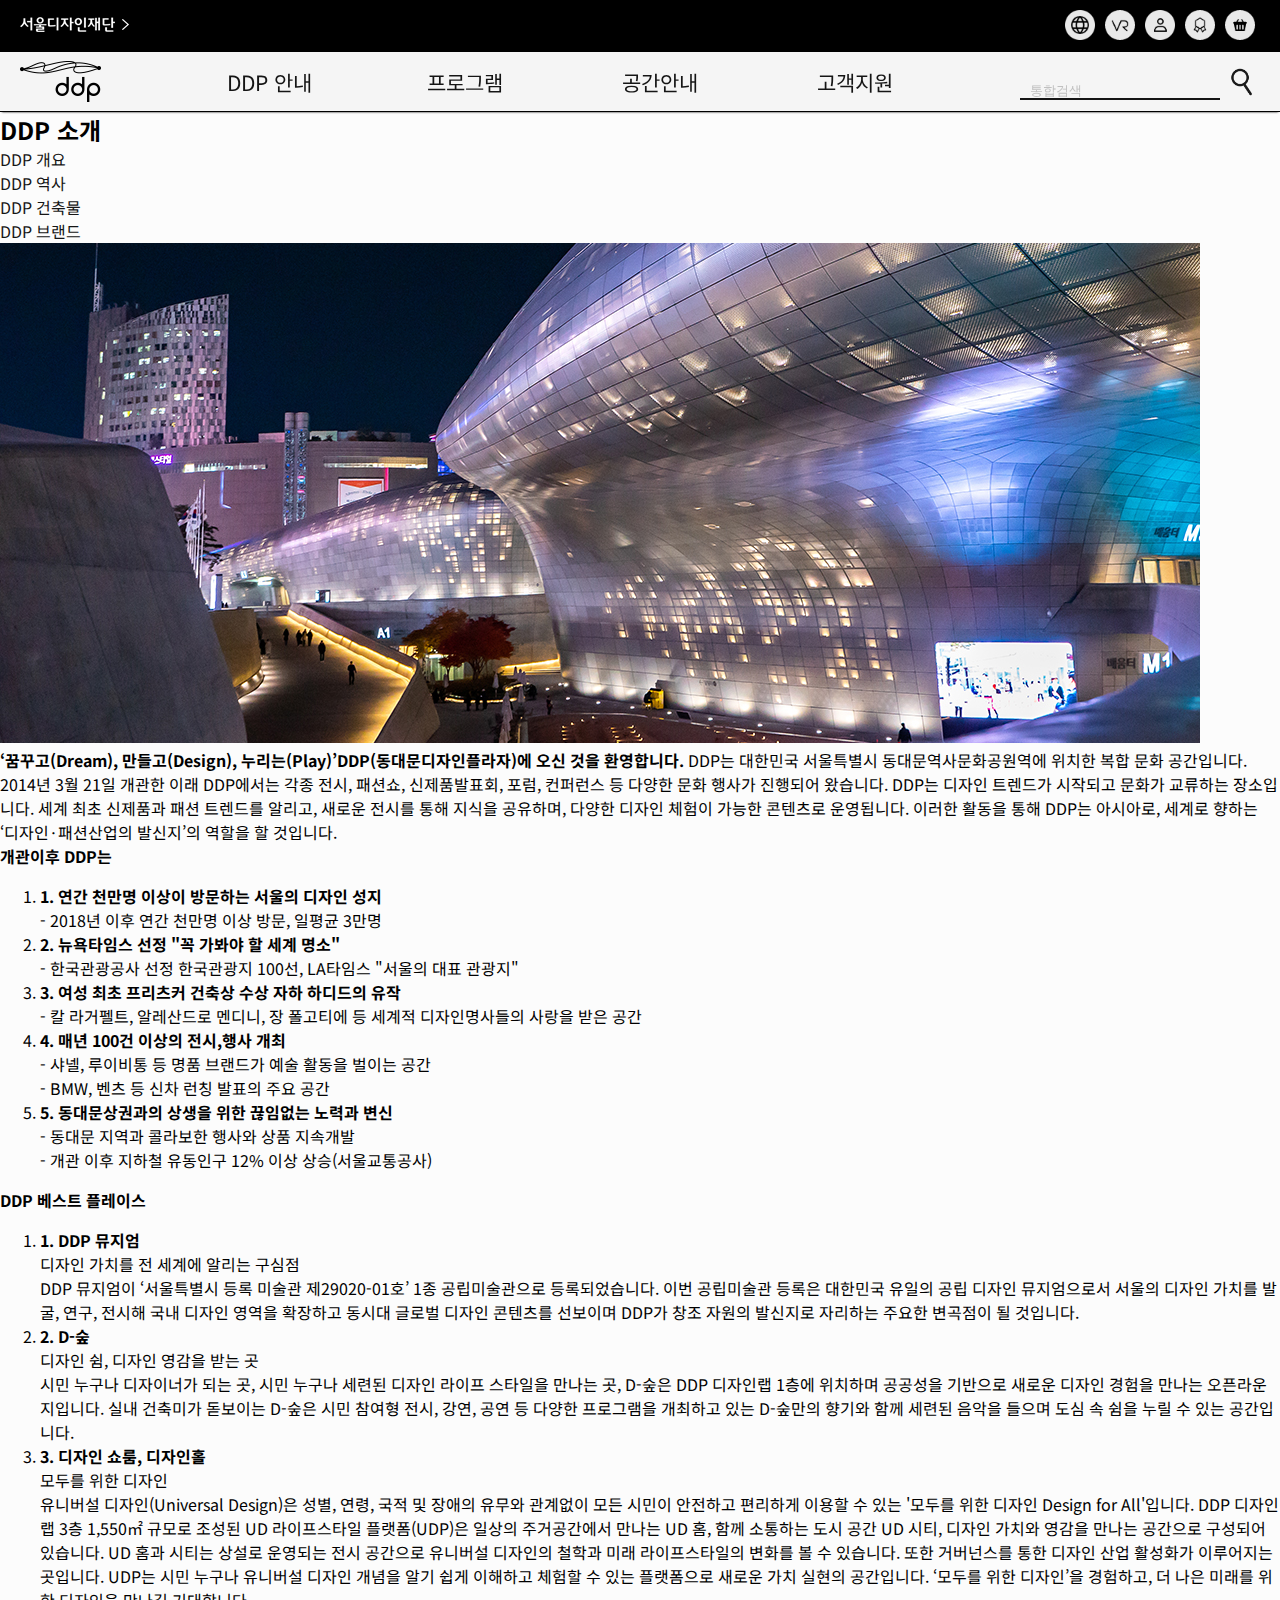
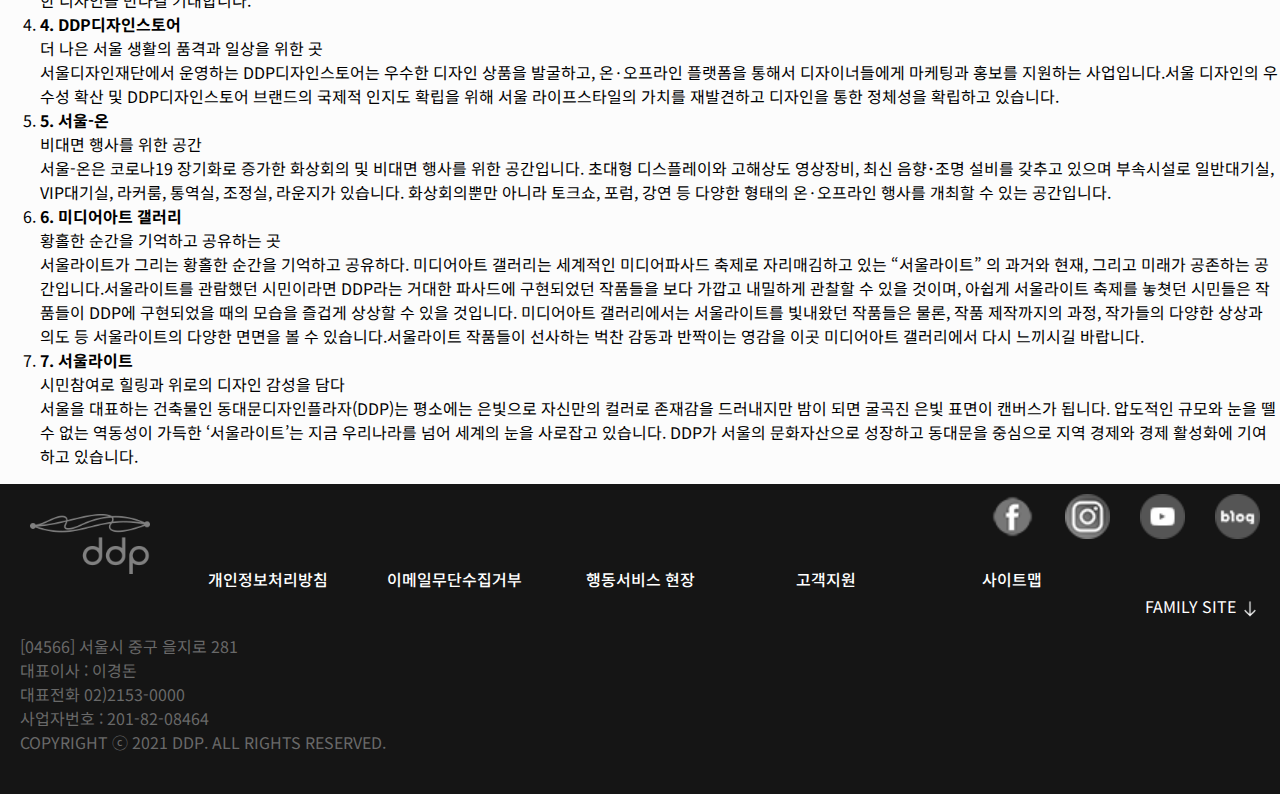
<file: ddp_sub/summary.html>
<!DOCTYPE html>
<html lang="ko">
  <head>
    <meta charset="UTF-8" />
    <meta http-equiv="X-UA-Compatible" content="IE=edge" />
    <meta name="viewport" content="width=device-width, initial-scale=1.0" />
    <title>DDP_summary</title>
    <link rel="stylesheet" href="../ddp_style.css" />
  </head>
  <body>
    <header id="main_header">
      <div class="gnb_inner">
        <div class="mid_area">
          <div class="top_inner">
            <div class="top_logo">
              <p class="seuol_img">
                <a
                  href="https://www.seouldesign.or.kr/?menuno=150"
                  title="서울디자인재단"
                  target="_blank"
                ></a>
              </p>
              <p class="seuol_img_txt">
                <a
                  href="https://www.seouldesign.or.kr/?menuno=150"
                  title="서울디자인재단"
                  target="_blank"
                  >DDP는 서울디자인재단에서 운영합니다.</a
                >
              </p>
            </div>
            <nav class="top_btns">
              <ul class="gnb_top_btns">
                <li>
                  <a href="javascript:;" class="btn_global btns"></a>
                  <a href="javascript:;" class="btn_txt1 bt_txt">언어</a>
                </li>
                <li>
                  <a href="javascript:;" class="btn_vr btns"></a>
                  <a href="javascript:;" class="btn_txt2 bt_txt">VR</a>
                </li>
                <li>
                  <a href="javascript:;" class="btn_mypage btns"></a>
                  <a href="javascript:;" class="btn_txt3 bt_txt">마이페이지</a>
                </li>
                <li>
                  <a href="javascript:;" class="btn_membership btns"></a>
                  <a href="javascript:;" class="btn_txt4 bt_txt">멤버쉽</a>
                </li>
                <li>
                  <a href="javascript:;" class="btn_store btns"></a>
                  <a href="javascript:;" class="btn_txt5 bt_txt">스토어</a>
                </li>
              </ul>
            </nav>
          </div>
        </div>

        <div class="bt_inner">
          <h1 class="bt_logo blind">
            <a
              href="https://ddp.or.kr/?menuno=228"
              title="DDP메인"
              target="_blank"
              >DDP메인으로 가기</a
            >
          </h1>
          <nav class="gnb_main_menu">
            <ul class="menu_list">
              <li class="menu">
                <a href="javascript:;">DDP 안내</a>
                <div class="sub">
                  <ul>
                    <li><a href="javascript:;">DDP 소개</a></li>
                    <li>
                      <a href="javascript:;">DDP 소식</a>
                      <ul class="sub_depth">
                        <li><a href="javascript:;">- 공지사항</a></li>
                        <li><a href="javascript:;">- 이벤트</a></li>
                        <li><a href="javascript:;">- 갤러리</a></li>
                        <li><a href="javascript:;">- 보도자료</a></li>
                        <li><a href="javascript:;">- 뉴스레터</a></li>
                      </ul>
                    </li>
                    <li><a href="javascript:;">DDP 사람들</a></li>
                    <li><a href="javascript:;">오시는 길</a></li>
                    <li><a href="javascript:;">길 안내 서비스</a></li>
                    <li><a href="javascript:;">DDP멤버십</a></li>
                  </ul>
                </div>
              </li>
              <li class="menu">
                <a href="javascript:;">프로그램</a>
                <div class="sub">
                  <ul>
                    <li><a href="javascript:;">전체 일정 보기</a></li>
                    <li><a href="javascript:;">전시</a></li>
                    <li><a href="javascript:;">행사</a></li>
                    <li><a href="javascript:;">키즈</a></li>
                    <li><a href="javascript:;">상설</a></li>
                  </ul>
                </div>
              </li>
              <li class="menu">
                <a href="javascript:;">공간안내</a>
                <div class="sub">
                  <ul>
                    <li><a href="javascript:;">VR 지도</a></li>
                    <li><a href="javascript:;">층별 지도</a></li>
                    <li>
                      <a href="javascript:;">시설</a>
                      <ul>
                        <li><a href="javascript:;">- 전체시설안내</a></li>
                        <li><a href="javascript:;">- 스페이스</a></li>
                        <li><a href="javascript:;">- 키즈존(디키디키)</a></li>
                        <li><a href="javascript:;">- 푸드 (F&B)</a></li>
                        <li><a href="javascript:;">- 스토어</a></li>
                        <li><a href="javascript:;">- 안내센터</a></li>
                      </ul>
                    </li>
                    <li><a href="javascript:;">대관공간</a></li>
                  </ul>
                </div>
              </li>
              <li class="menu">
                <a href="javascript:;">고객지원</a>
                <div class="sub">
                  <ul>
                    <li><a href="javascript:;">자주묻는질문</a></li>
                    <li><a href="javascript:;">고객문의</a></li>
                    <li><a href="jsvascript:;">이용약관</a></li>
                    <li><a href="javascript:;">행정서비스 현장</a></li>
                    <li><a href="javascript:;">안전보건경영</a></li>
                    <li><a href="javascript:;">사이트</a></li>
                  </ul>
                </div>
              </li>
            </ul>
          </nav>
          <div class="sub_bg"></div>

          <div class="gnb_bt_btns">
            <form autocomplete="off" action="javascript:;" method="post">
              <input type="search" placeholder="통합검색" id="searchbox" />
              <button
                type="submit"
                class="blind"
                name="keyword"
                id="btn"
                title="검색"
              >
                검색버튼
              </button>
            </form>
            <div class="menubox blind"><a href="javascript:;">전체메뉴</a></div>
          </div>
        </div>
      </div>
    </header>

    <div class="container">
      <div class="summary_area">
        <h2>DDP 소개</h2>
        <div class="sub_title">
          <ul>
            <li><a href="javascript:;">DDP 개요</a></li>
            <li><a href="javascript:;">DDP 역사</a></li>
            <li><a href="javascript:;">DDP 건축물</a></li>
            <li><a href="javascript:;">DDP 브랜드</a></li>
          </ul>
        </div>
        <div class="summary_content">
          <div class="img_area">
            <img src="../ddp_img/summary_img.jpeg" alt="" />
            <p>
              <strong
                >‘꿈꾸고(Dream), 만들고(Design),
                누리는(Play)’DDP(동대문디자인플라자)에 오신 것을
                환영합니다.</strong
              >
              DDP는 대한민국 서울특별시 동대문역사문화공원역에 위치한 복합 문화
              공간입니다. 2014년 3월 21일 개관한 이래 DDP에서는 각종 전시,
              패션쇼, 신제품발표회, 포럼, 컨퍼런스 등 다양한 문화 행사가
              진행되어 왔습니다. DDP는 디자인 트렌드가 시작되고 문화가 교류하는
              장소입니다. 세계 최초 신제품과 패션 트렌드를 알리고, 새로운 전시를
              통해 지식을 공유하며, 다양한 디자인 체험이 가능한 콘텐츠로
              운영됩니다. 이러한 활동을 통해 DDP는 아시아로, 세계로 향하는
              ‘디자인·패션산업의 발신지’의 역할을 할 것입니다.
            </p>
          </div>
        </div>
        <div class="summary_content">
          <h4>개관이후 DDP는</h4>
          <ol>
            <li>
              <strong>1. 연간 천만명 이상이 방문하는 서울의 디자인 성지</strong>
              <p>- 2018년 이후 연간 천만명 이상 방문, 일평균 3만명</p>
            </li>
            <li>
              <strong>2. 뉴욕타임스 선정 "꼭 가봐야 할 세계 명소"</strong>
              <p>
                - 한국관광공사 선정 한국관광지 100선, LA타임스 "서울의 대표
                관광지"
              </p>
            </li>
            <li>
              <strong
                >3. 여성 최초 프리츠커 건축상 수상 자하 하디드의 유작</strong
              >
              <p>
                - 칼 라거펠트, 알레산드로 멘디니, 장 폴고티에 등 세계적
                디자인명사들의 사랑을 받은 공간
              </p>
            </li>
            <li>
              <strong>4. 매년 100건 이상의 전시,행사 개최</strong>
              <p>- 샤넬, 루이비통 등 명품 브랜드가 예술 활동을 벌이는 공간</p>
              <p>- BMW, 벤츠 등 신차 런칭 발표의 주요 공간</p>
            </li>
            <li>
              <strong
                >5. 동대문상권과의 상생을 위한 끊임없는 노력과 변신</strong
              >
              <p>- 동대문 지역과 콜라보한 행사와 상품 지속개발</p>
              <p>- 개관 이후 지하철 유동인구 12% 이상 상승(서울교통공사)</p>
            </li>
          </ol>
        </div>

        <div class="summary_content">
          <h4>DDP 베스트 플레이스</h4>
          <ol>
            <li>
              <strong>1. DDP 뮤지엄</strong>
              <p>디자인 가치를 전 세계에 알리는 구심점</p>
              <p>
                DDP 뮤지엄이 ‘서울특별시 등록 미술관 제29020-01호’ 1종
                공립미술관으로 등록되었습니다. 이번 공립미술관 등록은 대한민국
                유일의 공립 디자인 뮤지엄으로서 서울의 디자인 가치를 발굴, 연구,
                전시해 국내 디자인 영역을 확장하고 동시대 글로벌 디자인 콘텐츠를
                선보이며 DDP가 창조 자원의 발신지로 자리하는 주요한 변곡점이 될
                것입니다.
              </p>
            </li>
            <li>
              <strong>2. D-숲</strong>
              <p>디자인 쉼, 디자인 영감을 받는 곳</p>
              <p>
                시민 누구나 디자이너가 되는 곳, 시민 누구나 세련된 디자인 라이프
                스타일을 만나는 곳, D-숲은 DDP 디자인랩 1층에 위치하며 공공성을
                기반으로 새로운 디자인 경험을 만나는 오픈라운지입니다. 실내
                건축미가 돋보이는 D-숲은 시민 참여형 전시, 강연, 공연 등 다양한
                프로그램을 개최하고 있는 D-숲만의 향기와 함께 세련된 음악을
                들으며 도심 속 쉼을 누릴 수 있는 공간입니다.
              </p>
            </li>
            <li>
              <strong>3. 디자인 쇼룸, 디자인홀</strong>
              <p>모두를 위한 디자인</p>
              <p>
                유니버설 디자인(Universal Design)은 성별, 연령, 국적 및 장애의
                유무와 관계없이 모든 시민이 안전하고 편리하게 이용할 수 있는
                '모두를 위한 디자인 Design for All'입니다. DDP 디자인랩 3층
                1,550㎡ 규모로 조성된 UD 라이프스타일 플랫폼(UDP)은 일상의
                주거공간에서 만나는 UD 홈, 함께 소통하는 도시 공간 UD 시티,
                디자인 가치와 영감을 만나는 공간으로 구성되어 있습니다. UD 홈과
                시티는 상설로 운영되는 전시 공간으로 유니버설 디자인의 철학과
                미래 라이프스타일의 변화를 볼 수 있습니다. 또한 거버넌스를 통한
                디자인 산업 활성화가 이루어지는 곳입니다. UDP는 시민 누구나
                유니버설 디자인 개념을 알기 쉽게 이해하고 체험할 수 있는
                플랫폼으로 새로운 가치 실현의 공간입니다. ‘모두를 위한 디자인’을
                경험하고, 더 나은 미래를 위한 디자인을 만나길 기대합니다.
              </p>
            </li>
            <li>
              <strong>4. DDP디자인스토어</strong>
              <p>더 나은 서울 생활의 품격과 일상을 위한 곳</p>
              <p>
                서울디자인재단에서 운영하는 DDP디자인스토어는 우수한 디자인
                상품을 발굴하고, 온·오프라인 플랫폼을 통해서 디자이너들에게
                마케팅과 홍보를 지원하는 사업입니다.서울 디자인의 우수성 확산 및
                DDP디자인스토어 브랜드의 국제적 인지도 확립을 위해 서울
                라이프스타일의 가치를 재발견하고 디자인을 통한 정체성을 확립하고
                있습니다.
              </p>
            </li>
            <li>
              <strong>5. 서울-온</strong>
              <p>비대면 행사를 위한 공간</p>
              <p>
                서울-온은 코로나19 장기화로 증가한 화상회의 및 비대면 행사를
                위한 공간입니다. 초대형 디스플레이와 고해상도 영상장비, 최신
                음향･조명 설비를 갖추고 있으며 부속시설로 일반대기실, VIP대기실,
                라커룸, 통역실, 조정실, 라운지가 있습니다. 화상회의뿐만 아니라
                토크쇼, 포럼, 강연 등 다양한 형태의 온·오프라인 행사를 개최할 수
                있는 공간입니다.
              </p>
            </li>
            <li>
              <strong>6. 미디어아트 갤러리</strong>
              <p>황홀한 순간을 기억하고 공유하는 곳</p>
              <p>
                서울라이트가 그리는 황홀한 순간을 기억하고 공유하다. 미디어아트
                갤러리는 세계적인 미디어파사드 축제로 자리매김하고 있는
                “서울라이트” 의 과거와 현재, 그리고 미래가 공존하는
                공간입니다.서울라이트를 관람했던 시민이라면 DDP라는 거대한
                파사드에 구현되었던 작품들을 보다 가깝고 내밀하게 관찰할 수 있을
                것이며, 아쉽게 서울라이트 축제를 놓쳣던 시민들은 작품들이 DDP에
                구현되었을 때의 모습을 즐겁게 상상할 수 있을 것입니다.
                미디어아트 갤러리에서는 서울라이트를 빛내왔던 작품들은 물론,
                작품 제작까지의 과정, 작가들의 다양한 상상과 의도 등
                서울라이트의 다양한 면면을 볼 수 있습니다.서울라이트 작품들이
                선사하는 벅찬 감동과 반짝이는 영감을 이곳 미디어아트 갤러리에서
                다시 느끼시길 바랍니다.
              </p>
            </li>
            <li>
              <strong>7. 서울라이트</strong>
              <p>시민참여로 힐링과 위로의 디자인 감성을 담다</p>
              <p>
                서울을 대표하는 건축물인 동대문디자인플라자(DDP)는 평소에는
                은빛으로 자신만의 컬러로 존재감을 드러내지만 밤이 되면 굴곡진
                은빛 표면이 캔버스가 됩니다. 압도적인 규모와 눈을 뗄 수 없는
                역동성이 가득한 ‘서울라이트’는 지금 우리나라를 넘어 세계의 눈을
                사로잡고 있습니다. DDP가 서울의 문화자산으로 성장하고 동대문을
                중심으로 지역 경제와 경제 활성화에 기여하고 있습니다.
              </p>
            </li>
          </ol>
        </div>
      </div>
    </div>

    <footer class="main_footer">
      <div class="footer_top">
        <div class="sns_area">
          <ul class="blind">
            <li><a href="javascript:;">페이스북</a></li>
            <li><a href="javascript:;">인스타그램</a></li>
            <li><a href="javascript:;">유튜브</a></li>
            <li><a href="javascript:;">블로그</a></li>
          </ul>
        </div>
        <nav>
          <ul>
            <li><a href="javascript:;">개인정보처리방침</a></li>
            <li><a href="javascript:;">이메일무단수집거부</a></li>
            <li><a href="javascript:;">행동서비스 현장</a></li>
            <li><a href="javascript:;">고객지원</a></li>
            <li><a href="javascript:;">사이트맵</a></li>
          </ul>
        </nav>
        <div class="family_site">
          <a href="javascript:;" class="family_site_click">FAMILY SITE</a>
          <ul class="family_site_ul">
            <li>
              <a href="javascript:;"
                >서울디자인재단<span class="right"></span
              ></a>
            </li>
            <li>
              <a href="javascript:;"
                >서울새활용프라자<span class="right"></span
              ></a>
            </li>
            <li>
              <a href="javascript:;"
                >서울디자인창업센터<span class="right"></span
              ></a>
            </li>
            <li>
              <a href="javascript:;"
                >서울디자인2022<span class="right"></span
              ></a>
            </li>
            <li>
              <a href="javascript:;"
                >휴먼시티디자인어워드<span class="right"></span
              ></a>
            </li>
            <li>
              <a href="javascript:;"
                >DDP디자인페어<span class="right"></span
              ></a>
            </li>
            <li>
              <a href="javascript:;"
                >DDP디자인스토어<span class="right"></span
              ></a>
            </li>
            <li>
              <a href="javascript:;">DDP멤버십<span class="right"></span></a>
            </li>
          </ul>
        </div>
      </div>
      <div class="footer_bottom">
        <p class="footer_addr">
          [04566] 서울시 중구 을지로 281 <br />
          대표이사 : 이경돈 <br />
          대표전화 02)2153-0000 <br />
          사업자번호 : 201-82-08464<br />
          COPYRIGHT ⓒ 2021 DDP. ALL RIGHTS RESERVED.
        </p>
      </div>
    </footer>
  </body>
</html>
</file>
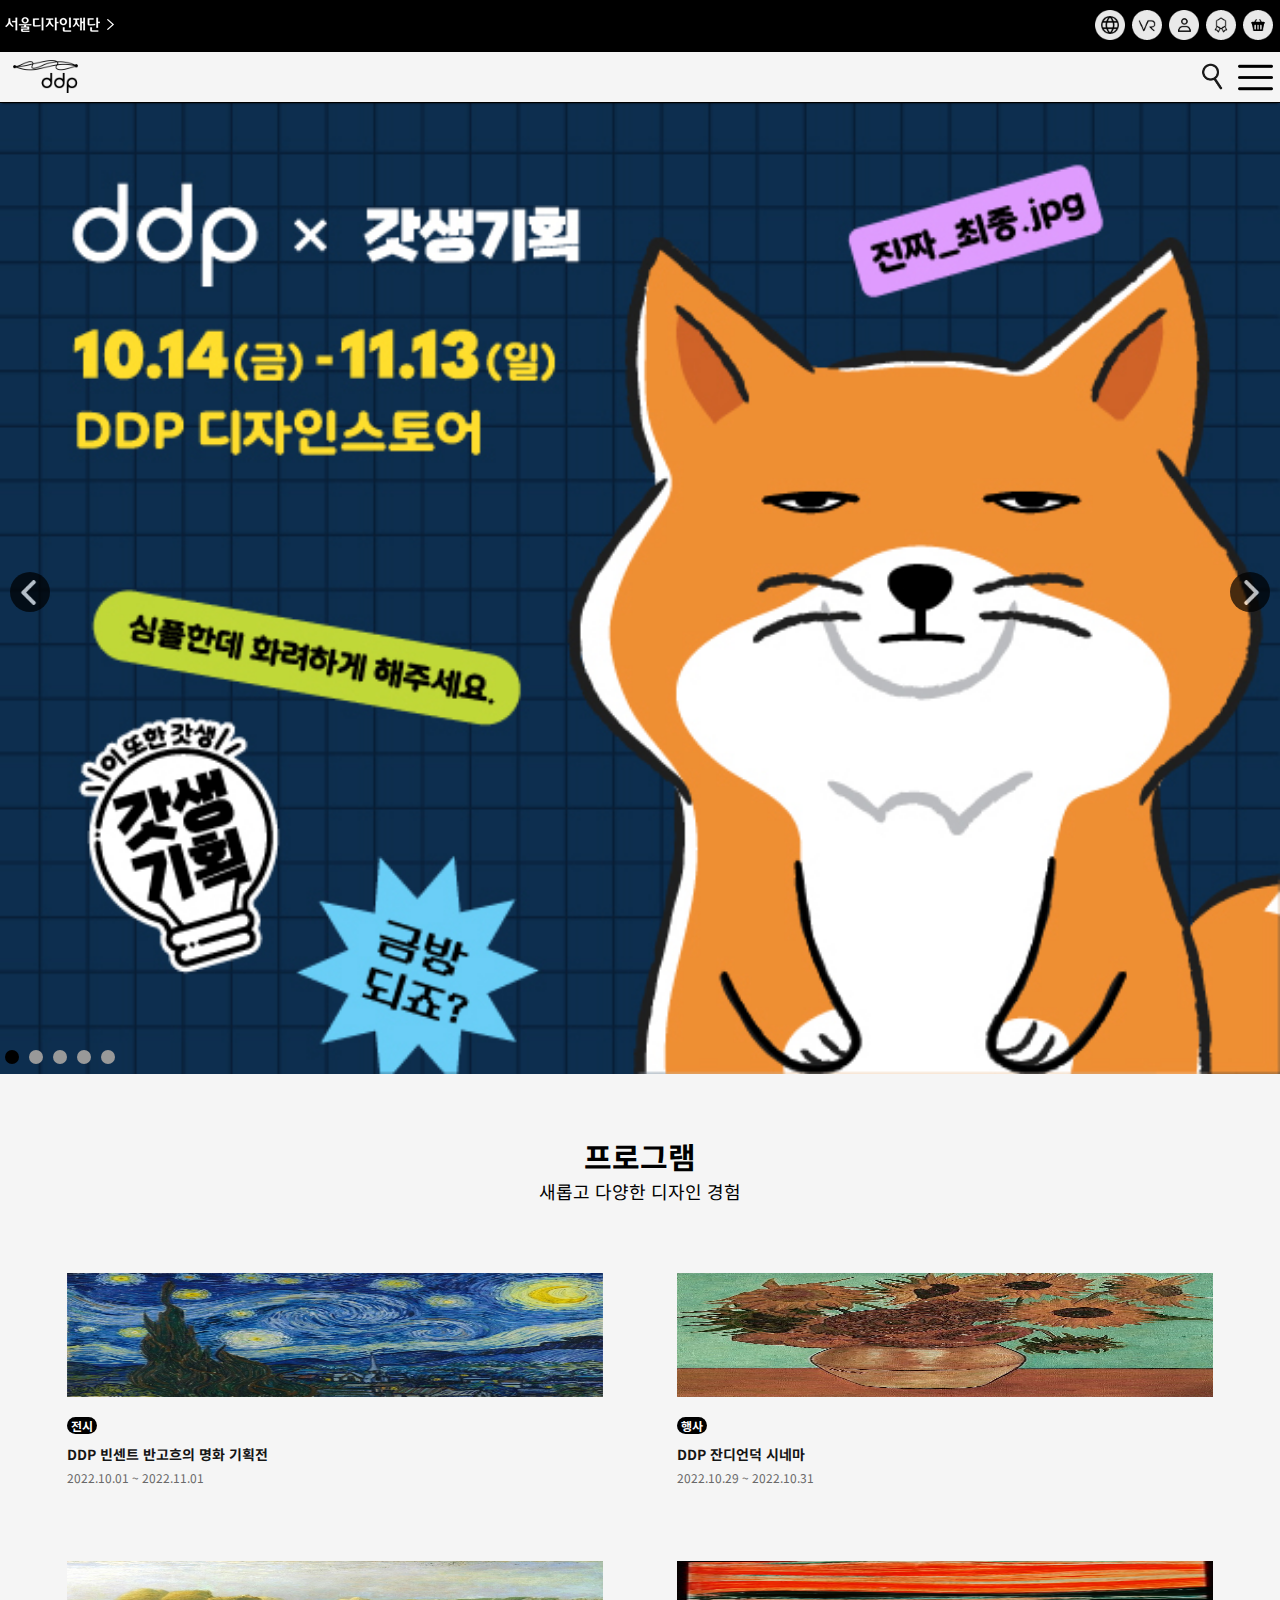
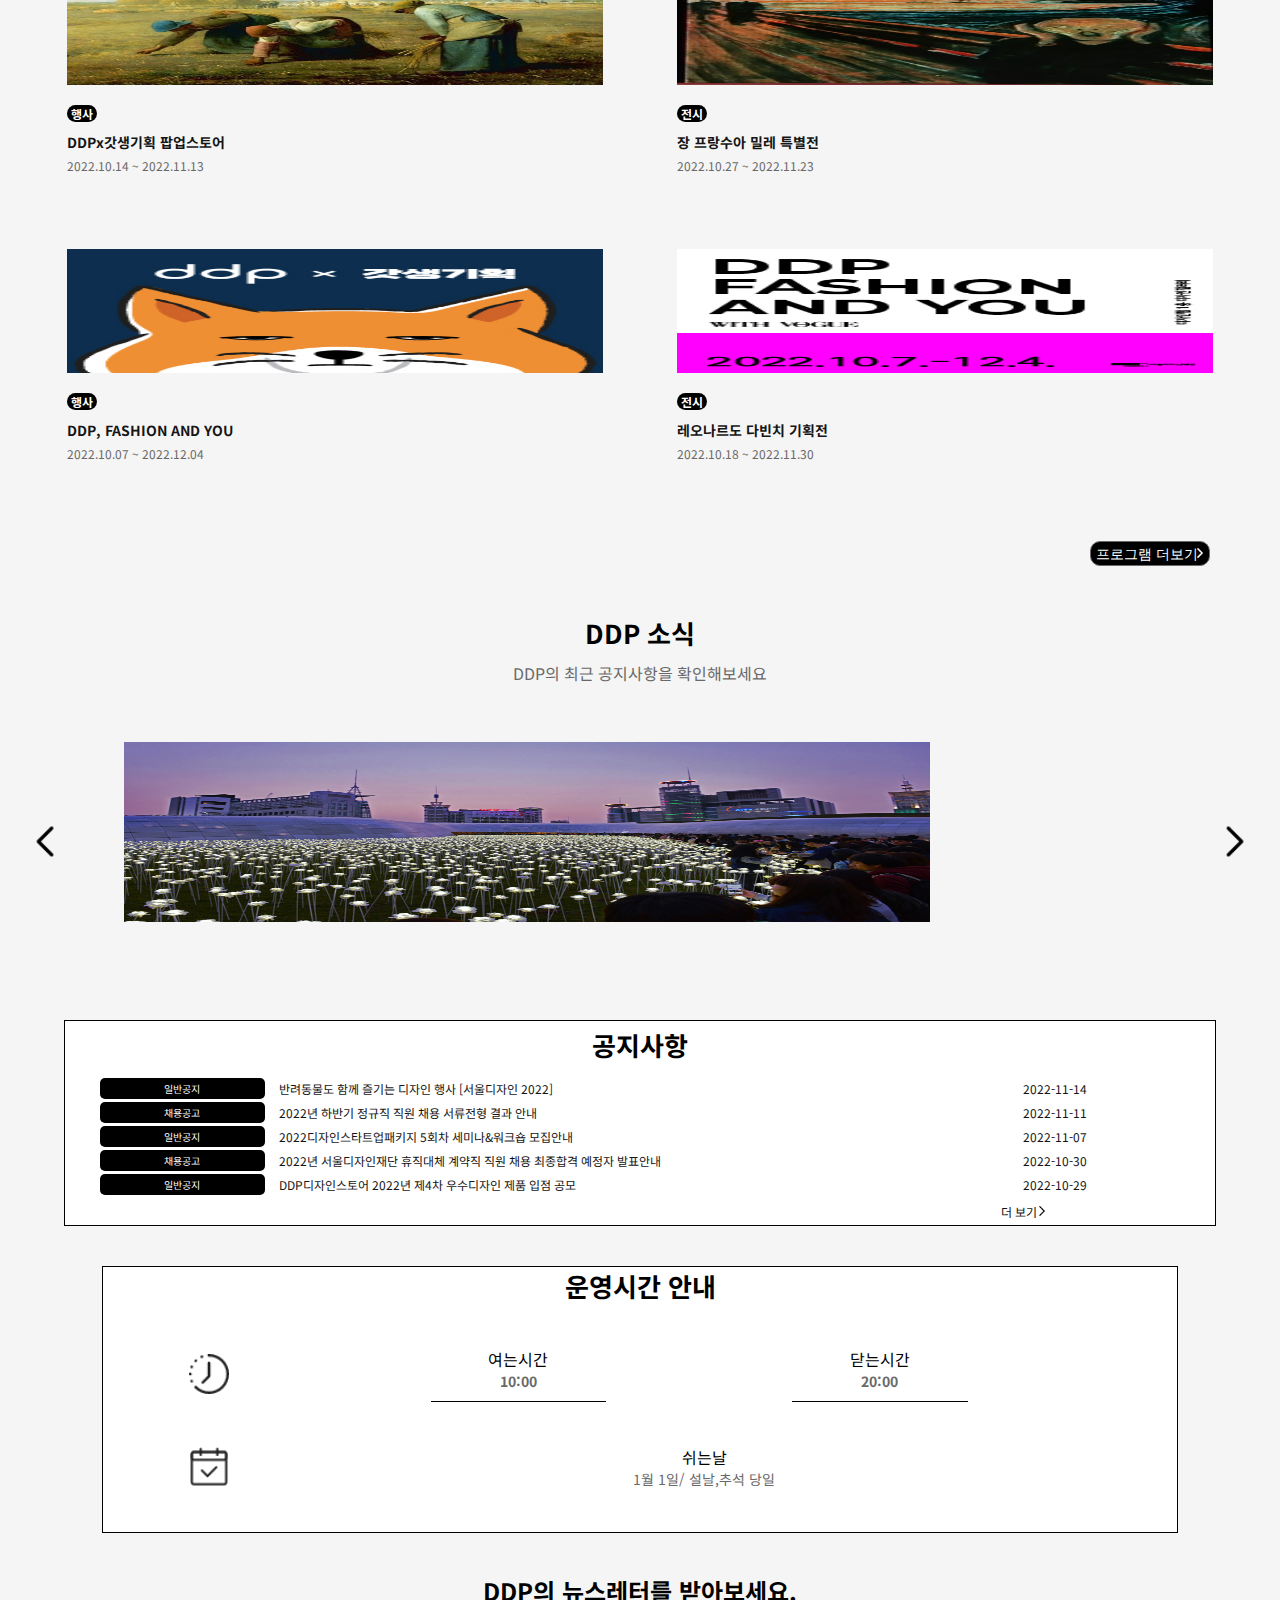
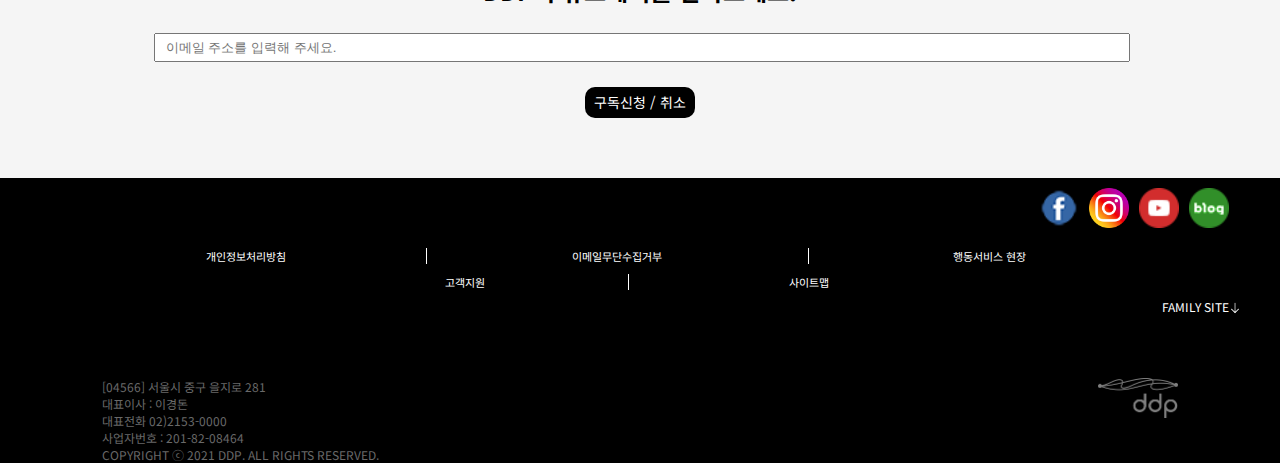
<file: mobile/ddp_m.html>
<!DOCTYPE html>
<html lang="ko">
  <head>
    <meta charset="UTF-8" />
    <meta http-equiv="X-UA-Compatible" content="IE=edge" />
    <meta
      name="viewport"
      content="width=device-width, initial-scale=1.0, minimum-scale=1.0, maximum-scale=1.0"
    />
    <title>DDP-mobile</title>
    <script src="https://code.jquery.com/jquery-3.6.1.js"></script>
    <script src="../bxslider_m/js/jquery.bxslider.js"></script>
    <script src="../js/ddp_m.js"></script>
    <link rel="stylesheet" href="../bxslider_m/css/jquery.bxslider.css" />
    <link rel="stylesheet" href="ddp_m_style.css" />
    <script>
      $(function () {
        /*bxslider*/
        setTimeout(function () {
          $(".slide_area").bxSlider({
            auto: true,
            speed: 700,
            auto: true,
            autoControls: true,
            // adaptiveHeight: false,
          });
        }, 20);
      });
    </script>
  </head>
  <body>
    <header id="main_header">
      <div class="gnb_inner">
        <div class="mid_area">
          <div class="top_inner">
            <div class="top_logo">
              <p class="seuol_img">
                <a
                  href="https://www.seouldesign.or.kr/?menuno=150"
                  title="서울디자인재단"
                  target="_blank"
                ></a>
              </p>
            </div>
            <nav class="top_btns">
              <ul class="gnb_top_btns">
                <li>
                  <a href="javascript:;" class="btn_global blind">언어</a>
                </li>
                <li><a href="javascript:;" class="btn_vr blind">VR</a></li>
                <li>
                  <a href="javascript:;" class="btn_mypage blind">마이페이지</a>
                </li>
                <li>
                  <a href="javascript:;" class="btn_membership blind">멤버쉽</a>
                </li>
                <li>
                  <a href="javascript:;" class="btn_store blind">스토어</a>
                </li>
              </ul>
            </nav>
          </div>
        </div>

        <div class="bt_inner">
          <h1 class="bt_logo blind">
            <a
              href="https://ddp.or.kr/?menuno=228"
              title="DDP메인"
              target="_blank"
              >DDP메인으로 가기</a
            >
          </h1>
          <div class="bt_btns">
            <ul>
              <li class="blind">
                <a class="search" href="javascript:;">검색</a>
              </li>
              <li class="blind">
                <a class="toggle" href="javascript:;">전체메뉴</a>
              </li>
            </ul>
          </div>
          <div class="search_area">
            <div class="search_box">
              <input
                autocomplete="off"
                type="search"
                placeholder="통합검색"
                id="searchbox"
              />
              <span class="search_btn">
                <!-- <a class="blind" href="javascript:;">취소</a> -->
                <a class="blind" href="javascript:;">검색하기</a>
              </span>
            </div>
            <div class="popular_search">
              <h4>인기 검색어</h4>
              <ol>
                <li><a href="javascript:;">DDP</a></li>
                <li><a href="javascript:;">서울디자인재단</a></li>
                <li><a href="javascript:;">디자인 뮤지엄</a></li>
                <li><a href="javascript:;">디자인 스토어</a></li>
                <li><a href="javascript:;">서울 디자인 창업센터</a></li>
                <li><a href="javascript:;">디자인 페어</a></li>
                <li><a href="javascript:;">서울 새 활용 플라자</a></li>
                <li><a href="javascript:;">워크샵</a></li>
                <li><a href="javascript:;">서울디자인파크</a></li>
                <li><a href="javascript:;">동대문</a></li>
              </ol>
            </div>
          </div>
          <nav class="gnb_main_menu">
            <ul class="menu_list">
              <li class="menu">
                <a href="javascript:;">DDP 안내</a>
                <div class="sub">
                  <ul>
                    <li><a href="javascript:;">DDP 소개</a></li>
                    <li>
                      <a href="javascript:;">DDP 소식</a>
                      <ul class="sub_depth">
                        <li><a href="javascript:;">공지사항-</a></li>
                        <li><a href="javascript:;">이벤트-</a></li>
                        <li><a href="javascript:;">갤러리-</a></li>
                        <li><a href="javascript:;">보도자료-</a></li>
                        <li><a href="javascript:;">뉴스레터-</a></li>
                      </ul>
                    </li>
                    <li><a href="javascript:;">DDP 사람들</a></li>
                    <li><a href="javascript:;">오시는 길</a></li>
                    <li><a href="javascript:;">길 안내 서비스</a></li>
                    <li><a href="javascript:;">DDP멤버십</a></li>
                  </ul>
                </div>
              </li>
              <li class="menu">
                <a href="javascript:;">프로그램</a>
                <div class="sub">
                  <ul>
                    <li><a href="javascript:;">전체 일정 보기</a></li>
                    <li><a href="javascript:;">전시</a></li>
                    <li><a href="javascript:;">행사</a></li>
                    <li><a href="javascript:;">키즈</a></li>
                    <li><a href="javascript:;">상설</a></li>
                  </ul>
                </div>
              </li>
              <li class="menu">
                <a href="javascript:;">공간안내</a>
                <div class="sub">
                  <ul>
                    <li><a href="javascript:;">VR 지도</a></li>
                    <li><a href="javascript:;">층별 지도</a></li>
                    <li>
                      <a href="javascript:;">시설</a>
                      <ul>
                        <li><a href="javascript:;">전체시설안내-</a></li>
                        <li><a href="javascript:;">스페이스-</a></li>
                        <li><a href="javascript:;">키즈존(디키디키)-</a></li>
                        <li><a href="javascript:;">푸드 (F&B)-</a></li>
                        <li><a href="javascript:;">스토어-</a></li>
                        <li><a href="javascript:;">안내센터-</a></li>
                      </ul>
                    </li>
                    <li><a href="javascript:;">대관공간</a></li>
                  </ul>
                </div>
              </li>
              <li class="menu">
                <a href="javascript:;">고객지원</a>
                <div class="sub">
                  <ul>
                    <li><a href="javascript:;">자주묻는질문</a></li>
                    <li><a href="javascript:;">고객문의</a></li>
                    <li><a href="javascript:;">이용약관</a></li>
                    <li><a href="javascript:;">행정서비스 현장</a></li>
                    <li><a href="javascript:;">안전보건경영</a></li>
                    <li><a href="javascript:;">사이트맵</a></li>
                  </ul>
                </div>
              </li>
            </ul>
          </nav>
          <!-- <div class="sub_bg"></div> -->
        </div>
      </div>
    </header>
    <div class="container">
      <div class="slide_area">
        <a href="javascipt:;"><img src="../ddp_img/slide5_1.jpeg" alt="" /></a>
        <a href="javascipt:;"><img src="../ddp_img/slide1_2.jpeg" alt="" /></a>
        <a href="javascipt:;"><img src="../ddp_img/slide2_1.jpeg" alt="" /></a>
        <a href="javascipt:;"><img src="../ddp_img/slide3_2.jpeg" alt="" /></a>
        <a href="javascipt:;"><img src="../ddp_img/slide4_2.jpeg" alt="" /></a>
      </div>
      <section class="content_area">
        <h2>프로그램</h2>
        <p>새롭고 다양한 디자인 경험</p>
        <div class="content_wrap">
          <ul class="program_wrap">
            <li class="content">
              <a href="javascript:;">
                <span class="img_area">
                  <img src="../ddp_img/img1.jpeg" alt="반고흐 작품" />
                </span>
                <div class="content_txt">
                  <div class="content_kind">전시</div>
                  <h4>DDP 빈센트 반고흐의 명화 기획전</h4>
                  <span>2022.10.01 ~ 2022.11.01</span>
                </div>
              </a>
            </li>
            <li class="content">
              <a href="javascript:;">
                <span class="img_area">
                  <img src="../ddp_img/img2.jpeg" alt="" />
                </span>
                <div class="content_txt">
                  <div class="content_kind">행사</div>
                  <h4>DDP 잔디언덕 시네마</h4>
                  <span>2022.10.29 ~ 2022.10.31</span>
                </div>
              </a>
            </li>
            <li class="content">
              <a href="javascript:;">
                <span class="img_area">
                  <img src="../ddp_img/img3.jpeg" alt="반고흐 작품" />
                </span>
                <div class="content_txt">
                  <div class="content_kind">행사</div>
                  <h4>DDPx갓생기획 팝업스토어</h4>
                  <span>2022.10.14 ~ 2022.11.13</span>
                </div>
              </a>
            </li>
            <li class="content">
              <a href="javascript:;">
                <span class="img_area">
                  <img src="../ddp_img/img4.jpeg" alt="반고흐 작품" />
                </span>
                <div class="content_txt">
                  <div class="content_kind">전시</div>
                  <h4>장 프랑수아 밀레 특별전</h4>
                  <span>2022.10.27 ~ 2022.11.23</span>
                </div>
              </a>
            </li>
            <li class="content">
              <a href="javascript:;">
                <span class="img_area">
                  <img src="../ddp_img/img5.jpeg" alt="반고흐 작품" />
                </span>
                <div class="content_txt">
                  <div class="content_kind">행사</div>
                  <h4>DDP, FASHION AND YOU</h4>
                  <span>2022.10.07 ~ 2022.12.04</span>
                </div>
              </a>
            </li>
            <li class="content">
              <a href="javascript:;">
                <span class="img_area">
                  <img src="../ddp_img/img6.jpeg" alt="반고흐 작품" />
                </span>
                <div class="content_txt">
                  <div class="content_kind">전시</div>
                  <h4>레오나르도 다빈치 기획전</h4>
                  <span>2022.10.18 ~ 2022.11.30</span>
                </div>
              </a>
            </li>
          </ul>
          <div class="btn_more">
            <a href="javascript:;">
              <button>프로그램 더보기</button>
            </a>
          </div>
        </div>
      </section>
      <section class="notice_news">
        <div class="ddp_news">
          <h2>DDP 소식</h2>
          <p class="news_top">DDP의 최근 공지사항을 확인해보세요</p>
          <div class="news_img">
            <img src="../ddp_img/slide3.jpeg" alt="" />
            <img src="../ddp_img/slide5.jpeg" alt="" />
            <img src="../ddp_img/slide2.jpeg" alt="" />
            <img src="../ddp_img/slide4.jpeg" alt="" />
          </div>
          <div class="left"><a href="javascript:;"></a></div>
          <div class="right"><a href="javascript:;"></a></div>
          <!-- <p class="news_bt">DDP 빛의 정원</p> -->
        </div>
        <div class="notice_wrap">
          <h2>공지사항</h2>
          <div class="notice">
            <ul>
              <li>
                <a href="javascript:;">
                  <p class="tag_txt">일반공지</p>
                  <p class="notice_main_txt">
                    반려동물도 함께 즐기는 디자인 행사 [서울디자인 2022]
                  </p>
                  <p class="notice_date">2022-11-14</p>
                </a>
              </li>
              <li>
                <a href="javascript:;">
                  <p class="tag_txt">채용공고</p>
                  <p class="notice_main_txt">
                    2022년 하반기 정규직 직원 채용 서류전형 결과 안내
                  </p>
                  <p class="notice_date">2022-11-11</p>
                </a>
              </li>
              <li>
                <a href="javascript:;">
                  <p class="tag_txt">일반공지</p>
                  <p class="notice_main_txt">
                    2022디자인스타트업패키지 5회차 세미나&워크숍 모집안내
                  </p>
                  <p class="notice_date">2022-11-07</p>
                </a>
              </li>
              <li>
                <a href="javascript:;">
                  <p class="tag_txt">채용공고</p>
                  <p class="notice_main_txt">
                    2022년 서울디자인재단 휴직대체 계약직 직원 채용 최종합격
                    예정자 발표안내
                  </p>
                  <p class="notice_date">2022-10-30</p>
                </a>
              </li>
              <li>
                <a href="javascript:;">
                  <p class="tag_txt">일반공지</p>
                  <p class="notice_main_txt">
                    DDP디자인스토어 2022년 제4차 우수디자인 제품 입점 공모
                  </p>
                  <p class="notice_date">2022-10-29</p>
                </a>
              </li>
            </ul>
          </div>
          <div class="more">
            <a href="javascript:;">더 보기</a>
          </div>
        </div>
      </section>

      <section class="info_area">
        <div class="time_info">
          <h2>운영시간 안내</h2>
          <div class="time">
            <p>여는시간<span>10:00</span></p>
            <p>닫는시간<span>20:00</span></p>
          </div>
          <div class="rest">
            <p>쉬는날<span>1월 1일/ 설날,추석 당일</span></p>
          </div>
        </div>
      </section>

      <section class="nL_wrapper">
        <div class="nL_wrap">
          <h2>DDP의 뉴스레터를 받아보세요.</h2>
          <div class="sub_area">
            <input
              type="text"
              class="sub_box"
              placeholder="이메일 주소를 입력해 주세요."
            />
            <a href="javascript:;">구독신청 / 취소</a>
          </div>
        </div>
      </section>
    </div>
    <footer class="main_footer">
      <div class="footer_top">
        <div class="sns_area">
          <ul class="blind">
            <li><a href="javascript:;">페이스북</a></li>
            <li><a href="javascript:;">인스타그램</a></li>
            <li><a href="javascript:;">유튜브</a></li>
            <li><a href="javascript:;">블로그</a></li>
          </ul>
        </div>
        <nav>
          <ul>
            <li><a href="javascript:;">개인정보처리방침</a></li>
            <li><a href="javascript:;">이메일무단수집거부</a></li>
            <li><a href="javascript:;">행동서비스 현장</a></li>
            <li><a href="javascript:;">고객지원</a></li>
            <li><a href="javascript:;">사이트맵</a></li>
          </ul>
        </nav>
        <div class="family_site">
          <a href="javascript:;" class="family_site_click">FAMILY SITE</a>
          <ul class="family_site_ul">
            <li class="site">
              <a href="javascript:;"
                >서울디자인재단<span class="right"></span
              ></a>
            </li>
            <li class="site">
              <a href="javascript:;"
                >서울새활용프라자<span class="right"></span
              ></a>
            </li>
            <li class="site">
              <a href="javascript:;"
                >서울디자인창업센터<span class="right"></span
              ></a>
            </li>
            <li class="site">
              <a href="javascript:;"
                >서울디자인2022<span class="right"></span
              ></a>
            </li>
            <li class="site">
              <a href="javascript:;"
                >휴먼시티디자인어워드<span class="right"></span
              ></a>
            </li>
            <li class="site">
              <a href="javascript:;"
                >DDP디자인페어<span class="right"></span
              ></a>
            </li>
            <li class="site">
              <a href="javascript:;"
                >DDP디자인스토어<span class="right"></span
              ></a>
            </li>
            <li class="site">
              <a href="javascript:;">DDP멤버십<span class="right"></span></a>
            </li>
          </ul>
        </div>
      </div>
      <div class="footer_bottom">
        <p class="footer_addr">
          [04566] 서울시 중구 을지로 281 <br />
          대표이사 : 이경돈 <br />
          대표전화 02)2153-0000 <br />
          사업자번호 : 201-82-08464<br />
          COPYRIGHT ⓒ 2021 DDP. ALL RIGHTS RESERVED.
        </p>
      </div>
    </footer>
  </body>
</html>
</file>
<file: ddp_style.css>
@charset "utf-8";
@import url("https://fonts.googleapis.com/css2?family=Noto+Sans+KR&display=swap");

body,
header,
nav,
div,
ul,
li,
a,
h1,
button,
form,
input,
h2,
h3,
h4,
p {
  margin: 0;
  padding: 0;
}
ul {
  list-style: none;
}
a {
  text-decoration: none;
  color: #151515;
}
body {
  font-family: "Noto Sans KR", sans-serif;
  background: #fcfcfc;
}
.blind {
  text-indent: -9999px;
}
.container,
.main_footer {
  overflow-x: hidden;
}
#main_header {
  width: 100%;
  height: auto;
  position: relative;
  top: 0;
  left: 0;
  z-index: 1000;
}
#main_header > .gnb_inner > .mid_area {
  height: 51px;
  width: 100%;
  border-bottom: 1px solid #000;
  background: #000; /*708090*/
}
#main_header > .gnb_inner {
  position: fixed;
  top: 0;
  left: 0;
  width: 100%;
  height: 112px;
  box-sizing: border-box;
  border-bottom: 1px solid #000;
  box-shadow: 0 2px 2px -2px #000;
  background: #f5f5f5;
}
#main_header > .gnb_inner > .mid_area > .top_inner {
  height: 51px;
  background: #000;
  width: 1240px;
  margin: 0 auto;
}
/* 해더 상단 왼쪽 로고 */
.top_inner > .top_logo {
  float: left;
}
.top_logo > p {
  float: left;
}
.seuol_img a {
  display: block;
  width: 110px;
  height: 16px;
  margin-top: 17px;
  background: url("ddp_img/top_logo.png") no-repeat;
}
.seuol_img_txt {
  width: 270px;
  height: 51px;
  line-height: 48px;
  display: none;
}
.seuol_img_txt > a {
  color: #fff;
  font-size: 12px;
}
.seuol_img:hover + .seuol_img_txt {
  display: block;
  margin-left: 10px;
  font-weight: bold;
}
/* /해더 상단 왼쪽 로고 */
/* 해더 상단 오른쪽 아이콘들 */
.top_inner > .top_btns {
  float: right;
}
.top_btns > ul > li {
  float: left;
}
.top_btns > ul > li > a {
  float: left;
}
.top_btns > ul > li > .btns {
  display: block;
  width: 40px;
  height: 40px;
  transform: scale(0.75);
  margin-top: 5px;
}
.top_btns > ul > li > .bt_txt {
  height: 40px;
  color: #fff;
  font-size: 14px;
  line-height: 40px;
  margin-top: 5px;
  padding-left: 5px;
  display: none;
}
.top_btns > ul > li:nth-child(1) > a:nth-child(1) {
  background: url("ddp_img/lang.png") no-repeat;
}
.top_btns > ul > li:nth-child(1):hover > .btn_txt1 {
  width: 40px;
  display: block;
}
.top_btns > ul > li:nth-child(2) > a:nth-child(1) {
  background: url("ddp_img/vr.png") no-repeat;
}
.top_btns > ul > li:nth-child(2):hover > .btn_txt2 {
  width: 28px;
  display: block;
}
.top_btns > ul > li:nth-child(3) > a:nth-child(1) {
  background: url("ddp_img/mypage.png") no-repeat;
}
.top_btns > ul > li:nth-child(3):hover > .btn_txt3 {
  width: 90px;
  display: block;
}
.top_btns > ul > li:nth-child(4) > a:nth-child(1) {
  background: url("ddp_img/membership.png") no-repeat;
}
.top_btns > ul > li:nth-child(4):hover > .btn_txt4 {
  width: 57px;
  display: block;
}
.top_btns > ul > li:nth-child(5) > a:nth-child(1) {
  background: url("ddp_img/store.png") no-repeat;
}
.top_btns > ul > li:nth-child(5):hover > .btn_txt5 {
  width: 57px;
  display: block;
}
/* /해더 상단 오른쪽 아이콘들 */
/* 해더 하단 로고*/
#main_header > .gnb_inner > .bt_inner {
  box-sizing: border-box;
  height: 59px;
  background: #f5f5f5;
  width: 1240px;
  margin: 0 auto;
  position: relative;
}
.bt_inner > .bt_logo {
  padding-top: 9px;
}

.bt_inner > .bt_logo > a {
  display: block;
  width: 81px;
  height: 42px;
  background: url("ddp_img/ddp_logo1.png") no-repeat;
}
/* /해더 하단 */
/* 헤더 중앙 메뉴 */
#main_header > .gnb_inner > .bt_inner > .gnb_main_menu {
  position: absolute;
  width: 780px;
  height: 60px;
  top: 0px;
  left: 50%;
  transform: translateX(-60%);
}

#main_header > .gnb_inner > .bt_inner > .gnb_main_menu > ul > li {
  float: left;
  width: 25%;
  height: 100%;
  text-align: center;
  font-size: 24px;
}
#main_header > .gnb_inner > .bt_inner > .gnb_main_menu > ul > li > a {
  display: block;
  line-height: 60px;
}
#main_header > .gnb_inner > .bt_inner > .gnb_main_menu > ul > li > .sub {
  text-align: left;
  font-size: 16px;
  position: absolute;
  top: 60px;
  padding-top: 10px;
  width: 25%;
  height: 320px;
  display: none;
}
.sub_bg {
  position: absolute;
  background: #fff;
  height: 320px;
  width: 100%;
  opacity: 0.8;
  z-index: -1;
  display: none;
  border-bottom: 1px solid #000;
  box-shadow: 0 2px 2px -2px #000;
}
#main_header > .gnb_inner > .bt_inner > .gnb_main_menu:hover .sub {
  display: block;
}
#main_header > .gnb_inner > .bt_inner > .gnb_main_menu:hover + .sub_bg {
  display: block;
}
#main_header
  > .gnb_inner
  > .bt_inner
  > .gnb_main_menu
  > ul
  > li
  > .sub
  > ul
  > li {
  margin-bottom: 6px;
  padding-left: 20px;
  transform: scale(1);
}

.sub > ul > li > ul > li {
  margin-top: 3px;
  width: 120px;
}
.sub > ul > li > ul > li > a {
  display: block;
  font-size: 14px;
}
.menu > a {
  font-size: 21px;
}
.menu > a:after {
  display: block;
  content: "";
  border-bottom: solid 3px #000;
  transform: scaleX(0);
  transition: transform 250ms ease-in-out;
}
.menu > a:hover:after {
  transform: scaleX(1);
}

.sub > ul > li > ul > li > a:hover {
  transform: scale(1.05);
}

/* /헤더 중앙 메뉴 */
/* 헤더 하단 오른쪽 아이콘 */
#main_header > .gnb_inner > .bt_inner > .gnb_bt_btns {
  position: absolute;
  top: 12px;
  right: 0px;
}
#main_header > .gnb_inner > .bt_inner > .gnb_bt_btns > form {
  float: left;
}
#main_header > .gnb_inner > .bt_inner > .gnb_bt_btns > form > input {
  border: 0;
  border-bottom: 2px solid #151515;
  background: none;
  outline: none;
  position: absolute;
  bottom: 0;
  right: 40px;
  width: 200px;
  text-indent: 10px;
}
::placeholder {
  /* Chrome, Firefox, Opera, Safari 10.1+ */
  color: #c0c0c0;
  opacity: 1; /* Firefox */
}
#main_header > .gnb_inner > .bt_inner > .gnb_bt_btns > form > button {
  border: none;
  outline: 0;
  width: 36px;
  height: 36px;
  background: url("ddp_img/search.png");
  background-size: cover;
  cursor: pointer;
}
/* /헤더 하단 오른쪽 아이콘 */
.container {
  width: 100%;
  margin-top: 112px;
}
/* 슬라이드 공간 */
.slide_area {
  width: 100%;
  height: 500px;
  overflow: hidden;
}
.slide_area > .main_slides {
  width: 1240px;
  height: 500px;
  margin: 0 auto;
  background: #696969;
  position: relative;
  z-index: 1;
  overflow: hidden;
}

.slide_txt {
  margin-left: 90px;
}
.slide_cate {
  position: absolute;
  top: 30px;
  left: 0;
  width: 55px;
  height: 55px;
  line-height: 55px;
  text-align: center;
  font-size: 18px;
  font-weight: bold;
  background: #000;
  border-radius: 50%;
  color: #fff;
}
.slide_txt > p {
  position: absolute;
  top: 100px;
  left: -15px;
  width: 250px;
  text-align: center;
  font-size: 24px;
  font-weight: bold;
  color: #fff;
}
.slide_date {
  position: absolute;
  top: 185px;
  left: -15px;
  width: 250px;
  text-align: center;
  font-size: 18px;
  font-weight: bold;
  color: #fff;
}
.slide_more {
  position: absolute;
  top: 250px;
  left: 5px;
  width: 200px;
  height: 40px;
  text-align: center;
  font-size: 24px;
  font-weight: bold;
  color: #fff;
  border: 1px solid #fff;
}

.slide_area > .main_slides > .mi_slide_bg {
  width: 1240px;
  height: 170px;
  background: #000;
  position: absolute;
  top: 330px;
  opacity: 0.3;
  z-index: 5;
  /* display: none; */
}
.slide_area > .main_slides > .mini_slides_area {
  width: 1240px;
  height: 170px;
  /* background: #fff; */
  position: absolute;
  top: 330px;
  z-index: 10;
  display: none;
}
.slide_area > .main_slides > .mini_slides_area > .mi_slides {
  display: block;
  /* display: none; */
  width: 750px;
  height: 150px;
  margin-left: 140px;
  z-index: 50;
}
/* /슬라이드 공간 */
/* 시계 공간 */
.clock_area {
  width: 100%;
  margin: 20px 0 100px 0;
  height: 200px;
}
.clock_area > h2 {
  height: 10px;
  font-size: 100px;
  top: 50px;
  padding-bottom: 20px;
  transform: rotate(-10deg);
  width: 1240px;
  margin: 0 auto;
  padding-left: 200px;
}

.clock_area > .date {
  width: 1240px;
  height: 50px;
  line-height: 50px;
  margin: 0 auto;
  text-align: center;
  position: relative;
}
.clock_area > .date > .day_now {
  font-size: 24px;
  font-weight: 500;
  height: 140px;
  line-height: 140px;
  position: absolute;
  left: 60%;
  top: -30%;
  transform: translate(-60%, 30%);
  width: 140px;
  background: #fff;
  border: 6px solid #000;
  border-radius: 50%;
}
.clock_area > .date > .time_now {
  font-size: 24px;
  font-weight: 500;
  position: absolute;
  left: 75%;
  top: -60%;
  height: 110px;
  line-height: 110px;
  transform: translate(-75%, 60%);
  width: 110px;
  background: #fff;
  border: 6px solid #000;
  border-radius: 50%;
}
.clock_area > .date > .js-weather {
  font-size: 24px;
  font-weight: 500;
  height: 70px;
  line-height: 70px;
  position: absolute;
  left: 85%;
  top: -210%;
  transform: translate(-85%, 210%);
  width: 70px;
  background: #fff;
  border: 6px solid #000;
  border-radius: 50%;
}
.clock_area > .date > .bar1 {
  border-right: 5px solid #000;
  width: 5px;
  height: 114px;
  position: absolute;
  top: -10px;
  left: 793px;
}
.clock_area > .date > .bar2 {
  border-right: 5px solid #000;
  width: 5px;
  height: 99px;
  position: absolute;
  top: 0px;
  left: 949px;
}
.clock_area > .date > .bar3 {
  border-right: 5px solid #000;
  width: 5px;
  height: 100px;
  position: absolute;
  top: 105px;
  left: 979px;
}
/* /시계 공간 */
/* 메인 콘텐츠 영역 */
.main_content_area {
  width: 100%;
  height: 800px;
  /* background: #eaf; */
}
.main_content_area > .content_wrap {
  width: 1240px;
  height: 800px;
  margin: 0 auto;
}
.main_content_area > h2 {
  text-align: center;
  font-size: 40px;
}
.main_content_area > p {
  text-align: center;
  display: block;
  margin-top: 10px;
  margin-bottom: 30px;
  font-size: 24px;
  color: #808080;
}
.main_content_area > .content_wrap > .program_wrap {
  width: 760px;
  padding-left: 20px;
  float: left;
  padding-top: 35px;
  position: relative;
}
.content {
  float: left;
  width: 230px;
  margin-right: 20px;
  margin-bottom: 45px;
}
.content > h4 {
  white-space: nowrap;
  overflow: hidden;
  text-overflow: ellipsis;
}
.content:nth-child(5) {
  margin-bottom: 0px;
}
.content:nth-child(3n) {
  margin-right: 0;
}
.content > img {
  width: 230px;
  height: 200px;
}
.content:hover > img {
  transform: scale(0.95);
  transition: all 0.4s;
}
.main_content_area > .content_wrap > .program_wrap > .content > .content_kind {
  background: #000;
  width: 50px;
  height: 25px;
  border: 1px solid #a9a9a9;
  border-radius: 13px;
  text-align: center;
  margin: 5px 0;
}
.main_content_area
  > .content_wrap
  > .program_wrap
  > .content
  > .content_kind
  > a {
  color: #fff;
  font-size: 14px;
  font-weight: 700;
}
.main_content_area > .content_wrap > .program_wrap > .content > p {
  font-size: 14px;
  color: #a6a6a6;
  margin-top: 5px;
}
.main_content_area > .content_wrap > .program_wrap > .btn_more {
  width: 230px;
  /* margin: 0 auto; */
  position: absolute;
  bottom: 0;
  left: 50%;
  transform: translateX(-50%);
  /* margin-top: 60px; */
}
.main_content_area > .content_wrap > .program_wrap > .btn_more > button {
  width: 230px;
  height: 30px;
  font-size: 18px;
  line-height: 30px;
  display: block;
  cursor: pointer;
  background-color: #fff;
  background: #f5f5f5 url("ddp_img/down.png") no-repeat 68% center;
  background-size: 20px 20px;
  border-radius: 5px;
  border: 0;
}

.main_content_area > .content_wrap > .calender_wrap {
  width: 400px;
  float: right;
  margin-right: 50px;
  padding-top: 35px;
}
/* 달력 부분 */

.calender {
  width: 380px;
  margin: 0 auto;
  font-family: "NotoSansR";
  padding: 20px;
  background: #fff;
  border: 1px solid #000;
  border-radius: 10px;
}

.calender .cal_nav {
  display: flex;
  justify-content: center;
  align-items: center;
  font-weight: 700;
  font-size: 48px;
  line-height: 78px;
}

.calender .cal_nav .year-month {
  width: 300px;
  text-align: center;
  line-height: 1;
}

.calender .cal_nav .nav {
  display: flex;
  border: 1px solid #333333;
  border-radius: 5px;
}

.calender .cal_nav .go-prev,
.calender .cal_nav .go-next {
  display: block;
  width: 50px;
  height: 78px;
  font-size: 0;
  display: flex;
  justify-content: center;
  align-items: center;
}

.calender .cal_nav .go-prev::before,
.calender .cal_nav .go-next::before {
  content: "";
  display: block;
  width: 20px;
  height: 20px;
  border: 3px solid #000;
  border-width: 3px 3px 0 0;
  transition: border 0.1s;
}

.calender .cal_nav .go-prev:hover::before,
.calender .cal_nav .go-next:hover::before {
  border-color: #ed2a61;
}

.calender .cal_nav .go-prev::before {
  transform: rotate(-135deg);
}

.calender .cal_nav .go-next::before {
  transform: rotate(45deg);
}

.calender .cal_wrap {
  padding-top: 10px;
  position: relative;
  margin: 0 auto;
}

.calender .cal_wrap .days {
  display: flex;
  margin-bottom: 20px;
  padding-bottom: 20px;
  border-bottom: 1px solid #ddd;
}

.calender .cal_wrap::after {
  top: 368px;
}

.calender .cal_wrap .day {
  display: flex;
  align-items: center;
  justify-content: center;
  width: calc(100% / 7);
  text-align: left;
  color: #000;
  font-size: 14px;
  text-align: center;
  border-radius: 50%;
}
.calender .cal_wrap .day:hover {
  background-color: rgb(242 242 242);
}

.current.today {
  background: rgb(235 235 235);
}

.calender .cal_wrap .dates {
  display: flex;
  flex-flow: wrap;
  height: 290px;
}

.calender .cal_wrap .day:nth-child(7n -1) {
  color: #3c6ffa;
}

.calender .cal_wrap .day:nth-child(7n) {
  color: #ed2a61;
}

.calender .cal_wrap .day.disable {
  color: #ddd;
}

/* /달력 부분 */

.main_content_area > .content_wrap > .calender_wrap > article {
  width: 420px;
  margin-top: 10px;
}
input[type="radio"] {
  display: none;
}
article > h3 {
  height: 0;
}
article > .tab_btn {
  height: 30px;
}
article > .tab_btn > label {
  display: block;
  width: 25%;
  height: 30px;
  float: left;
  text-align: center;
  line-height: 30px;
  font-weight: bold;
  border: 1px solid #222;
  border-bottom: 0;
  box-sizing: border-box;
  background: #222;
  color: #fff;
}
article > .tab_btn > label:first-child {
  border-radius: 10px 0 0 0;
}
article > .tab_btn > label:last-child {
  border-radius: 0 10px 0 0;
}
article > .panel {
  padding: 10px;
  border: 1px solid #333;
  border-top: 0;
  line-height: 1.8em;
  font-size: 14px;
  font-weight: 500;
  display: none;
  background: #fff;
  border-radius: 0 0 10px 10px;
}

article > .panel > ul > li > a {
  display: block;
  overflow: hidden;
}
article > .panel > ul > li > a > .txt_name {
  font-size: 13px;
  display: block;
  float: left;
  width: 200px;
  white-space: nowrap;
  overflow: hidden;
  text-overflow: ellipsis;
}
article > .panel > ul > li > a > .date {
  float: right;
  font-size: 12px;
  color: #c9c9c9;
  width: 160px;
}
input:nth-of-type(1):checked ~ p > label:nth-of-type(1),
input:nth-of-type(2):checked ~ p > label:nth-of-type(2),
input:nth-of-type(3):checked ~ p > label:nth-of-type(3),
input:nth-of-type(4):checked ~ p > label:nth-of-type(4) {
  background: #fff;
  color: #222;
}

input:nth-of-type(1):checked ~ div:nth-of-type(1),
input:nth-of-type(2):checked ~ div:nth-of-type(2),
input:nth-of-type(3):checked ~ div:nth-of-type(3),
input:nth-of-type(4):checked ~ div:nth-of-type(4) {
  display: block;
}

/* /메인 콘텐츠 영역 */
/* 운영, 오는 길 안내 영역 */
.wrapper {
  width: 100%;
  height: 100%;
  position: relative;
}
.bg_img {
  position: absolute;
  top: 0;
  left: 0;
  width: 100%;
  height: 100%;
  background: url("./ddp_img/ddp_re.png") repeat;
  z-index: -1;
  opacity: 0.1;
}
.info_area {
  clear: both;
  width: 100%;
  height: 500px;
  margin: 70px 0 50px;
  padding-top: 70px;
}

.info_area > .info_wrap {
  width: 1240px;
  height: 400px;
  margin: 0 auto;
  position: relative;
}
.info_area > .info_wrap h4 {
  font-size: 24px;
  font-weight: bold;
  margin-left: 20px;
  height: 40px;
  line-height: 40px;
}
.info_area > .info_wrap h4::after {
  content: "";
  display: inline-block;
  width: 30px;
  height: 38px;
  background: url("ddp_img/right3.png") no-repeat center bottom;
  background-size: 20px 20px;
}
.info_area > .info_wrap > .time_info {
  float: left;
  /* margin-left: 70px; */
  width: 380px;
  height: 200px;
  border: 2px solid #000; /*ffb6c1*/
  background: #fff;
  box-sizing: border-box;
  border-radius: 10px 10px 0 0;
  border-bottom: 1px solid #000; /*ffb6c1*/
}
.info_area > .info_wrap > .time_info > .time {
  height: 80px;
  background: url("ddp_img/clock_icon.png") no-repeat left center;
  background-size: 40px 40px;
  padding-left: 60px;
  padding-right: 10px;
  margin-left: 20px;
}
.info_area > .info_wrap > .time_info > .time > p {
  width: 140px;
  height: 65px;
  display: inline-block;
  text-align: center;
  font-size: 18px;
  font-weight: bold;
  padding-top: 15px;
}
.info_area > .info_wrap > .time_info > .time > p > span {
  display: block;
  font-size: 16px;
  width: 100px;
  margin: 0 auto;
  padding-bottom: 15px;
  border-bottom: 2px solid #c9c9c9;
}
.info_area > .info_wrap > .time_info > .rest {
  height: 80px;
  background: url("ddp_img/calender_icon.png") no-repeat left center;
  background-size: 40px 40px;
  padding-left: 70px;
  margin-left: 20px;
}
.info_area > .info_wrap > .time_info > .rest > p {
  width: 280px;
  height: 70px;
  display: inline-block;
  text-align: center;
  font-size: 21px;
  font-weight: bold;
  padding-top: 10px;
}
.info_area > .info_wrap > .time_info > .rest > p > span {
  display: block;
  font-size: 16px;
  color: #000;
}
.info_area > .info_wrap > .way_info {
  /* float: left; */
  clear: both;
  /* margin-left: 70px; */
  width: 380px;
  height: 200px;
  background: #fff;
  border: 2px solid #000; /*dda0dd*/
  box-sizing: border-box;
  border-top: 1px solid #000; /*dda0dd*/
  border-radius: 0 0 10px 10px;
}
.info_area > .info_wrap > .way_info > p {
  height: 30px;
  text-align: center;
  line-height: 30px;
  font-size: 16px;
  margin-top: 20px;
  font-weight: bold;
}
.info_area > .info_wrap > .way_info > p:nth-child(3) {
  margin-top: 0;
  margin-bottom: 17px;
}
.info_area > .info_wrap > .way_info > a {
  display: block;
  width: 220px;
  height: 30px;
  line-height: 30px;
  text-align: center;
  background: #000;
  border: 1px solid #000;
  color: #fff;
  margin: 0 auto;
  border-radius: 10px;
}
.info_area > .info_wrap > .map_info {
  clear: both;
  width: 800px;
  height: 400px;
  border: 2px solid #000;
  box-sizing: border-box;
  position: absolute;
  top: 0;
  right: 0;
}
#map {
  width: 100%;
  height: 100%;
}
/* /운영, 오는 길 안내 영역 */
/* 공지사항 영역 */
.notice_area {
  width: 100%;
  height: 400px;
}
.notice_area > .notice_wrapper {
  width: 1240px;
  height: 400px;
  margin: 0 auto;
  background: #fff;
  border: 2px solid #000; /*fffacd*/
  border-radius: 10px;
  box-sizing: border-box;
  padding-top: 10px;
  position: relative;
  overflow: hidden;
  /* padding-left: 35px; */
}
.notice_area > .notice_wrapper > .notice_wrap {
  width: 750px;
  float: left;
}
.notice_area > .notice_wrapper > .notice_wrap > h2 {
  text-align: center;
  font-size: 28px;
  font-weight: bold;
  margin-bottom: 20px;
}
.notice_area > .notice_wrapper > .notice_wrap > .notice > ul > li {
  margin-bottom: 10px;
}
.notice_area > .notice_wrapper > .notice_wrap > .notice > ul > li > a {
  display: block;
  height: 40px;
  padding-left: 3%;
}
.notice_area > .notice_wrapper > .notice_wrap > .notice > ul > li > a > p,
.notice_area > .notice_wrapper > .notice_wrap > .notice > ul > li > a > span {
  float: left;
  height: 40px;
  line-height: 50px;
}
.notice_area > .notice_wrapper > .notice_wrap > .notice > ul > li > a > div {
  height: 25px;
  float: left;
  margin-top: 12.5px;
}
.notice_area > .notice_wrapper > .notice_wrap > .notice > ul > li > a > div {
  width: 10%;
  text-align: center;
}
.notice_area
  > .notice_wrapper
  > .notice_wrap
  > .notice
  > ul
  > li
  > a
  > div
  > p {
  height: 25px;
  font-size: 14px;
  background: #151515;
  color: #fff;
  border: 1px solid #151515;
  border-radius: 80%;
  box-sizing: border-box;
}
.notice_area > .notice_wrapper > .notice_wrap > .notice > ul > li > a > p {
  width: 70%;
  font-size: 18px;
  font-weight: 500;
  white-space: nowrap;
  overflow: hidden;
  text-overflow: ellipsis;
  padding-right: 3%;
  padding-left: 2%;
}
.notice_area > .notice_wrapper > .notice_wrap > .notice > ul > li > a > span {
  width: 12%;
}

.notice_area > .notice_wrapper > .notice_wrap > .more {
  width: 100px;
  height: 30px;
  margin: 0 auto;
}
.notice_area > .notice_wrapper > .notice_wrap > .more > a {
  display: block;
  text-align: center;
  margin-top: 20px;
  width: 100px;
  height: 30px;
  line-height: 30px;
  font-size: 18px;
  background: url("ddp_img/right.png") no-repeat right center;
  background-size: 15px 15px;
}
.notice_area > .notice_wrapper > .ddp_news {
  width: 410px;
  float: right;
  margin-right: 30px;
  position: relative;
}
.notice_area > .notice_wrapper > .ddp_news > h2,
.notice_area > .notice_wrapper > .ddp_news > .news_top {
  text-align: center;
}
.notice_area > .notice_wrapper > .ddp_news > h2 {
  font-size: 28px;
  font-weight: bold;
  margin-bottom: 10px;
}
.notice_area > .notice_wrapper > .ddp_news > .news_top {
  font-size: 18px;
  font-weight: bold;
  margin-bottom: 10px;
  color: #696969;
}
/* .notice_area > .notice_wrapper > .ddp_news > .news_img > .news_bt {
  font-size: 20px;
  font-weight: bold;
  color: #212121;
  text-align: right;
  padding-right: 65px;
} */
.notice_area > .notice_wrapper > .ddp_news > .news_img {
  position: relative;
  /* border-left: 2px solid #000; */
  height: 280px;
  overflow: hidden;
  width: 330px;
  margin: 0 auto;
}
.notice_area > .notice_wrapper > .ddp_news > .prev > a {
  display: block;
  width: 30px;
  height: 30px;
  background: url("ddp_img/left.png") no-repeat center center;
  background-size: 30px 30px;
  position: absolute;
  top: 60%;
  left: 0px;
  transform: translateY(-60%);
}
.notice_area > .notice_wrapper > .ddp_news > .next > a {
  display: block;
  width: 30px;
  height: 30px;
  background: url("ddp_img/right3.png") no-repeat center center;
  background-size: 30px 30px;
  position: absolute;
  top: 60%;
  right: 0px;
  transform: translateY(-60%);
}
.notice_area > .notice_wrapper > .ddp_news > .news_img > .news_slides {
  width: 1320px;
  /* width: 330px; */
  height: 250px;
  /* margin-left: 35px; */
  position: absolute;
  top: 50%;
  left: 0;
  transform: translateY(-50%);
  /* overflow: hidden; */
}
.notice_area > .notice_wrapper > .ddp_news > .news_img > .news_slides > img {
  width: 330px;
  height: 250px;
  /* margin-left: 35px; */
  transform: scale(0.9);
  float: left;
}
.notice_area
  > .notice_wrapper
  > .ddp_news
  > .news_img
  > .news_slides
  > img:hover {
  transform: scale(0.95);
  transition: all 0.4s;
}
/* /공지사항 영역 */
/* 뉴스레터 영역 */
.newsletter_area {
  width: 100%;
  height: 400px;
  margin-top: 80px;
  position: relative;
}
.newsletter_area > .nL_wrapper {
  width: 1240px;
  height: 400px;
  margin: 0 auto;
}
.newsletter_area > .nL_wrapper > .nL_wrap {
  width: 1240px;
  height: 400px;
  margin: 0 auto;
  position: relative;
}
.newsletter_area > .nL_wrapper > .nL_wrap > h2 {
  text-align: center;
  font-weight: 700;
  font-size: 30px;
  padding-top: 40px;
}
.newsletter_area > .nL_wrapper > .nL_wrap > .sub_area {
  margin-top: 40px;
  position: relative;
}
.newsletter_area > .nL_wrapper > .nL_wrap > .sub_area > input {
  width: 800px;
  height: 45px;
  font-size: 18px;
  margin: 0 auto;
  position: absolute;
  left: 50%;
  transform: translateX(-50%);
  padding: 0 20px;
}
.newsletter_area > .nL_wrapper > .nL_wrap > .sub_area > a {
  display: block;
  position: absolute;
  left: 50%;
  transform: translateX(-50%);
  margin-top: 80px;
  width: 200px;
  height: 40px;
  background: #151515;
  color: #fff;
  text-align: center;
  line-height: 40px;
}
/* /뉴스레터 영역 */
/* 푸터 영역 */
.main_footer {
  width: 100%;
  height: 300px;
  background: #151515;
  color: #fff;
  padding-top: 10px;
}
.main_footer > .footer_top {
  width: 1240px;
  height: 100px;
  margin: 0 auto;
  position: relative;
  background: url("ddp_img/footer_logo.png") no-repeat 10px 20px;
  background-size: 120px 60px;
}
.main_footer > .footer_top > .sns_area {
  background: #151515;
  width: 940px;
  margin-left: 300px;
  height: 45px;
}
.main_footer > .footer_top > .sns_area > ul {
  float: right;
  width: 270px;
  height: 45px;
  /* padding-top: 7.5px; */
}
.main_footer > .footer_top > .sns_area > ul > li {
  float: left;
  margin-right: 30px;
}
.main_footer > .footer_top > .sns_area > ul > li:last-child {
  margin-right: 0;
}
.main_footer > .footer_top > .sns_area > ul > li > a {
  color: #fff;
  display: block;
}
.main_footer > .footer_top > .sns_area > ul > li:nth-child(1) > a {
  width: 45px;
  height: 45px;
  background: url("ddp_img/facebook2.png") no-repeat;
  background-size: cover;
}
.main_footer > .footer_top > .sns_area > ul > li:nth-child(1) > a:hover {
  width: 45px;
  height: 45px;
  background: url("ddp_img/facebook1.png") no-repeat;
  background-size: cover;
}
.main_footer > .footer_top > .sns_area > ul > li:nth-child(2) > a {
  width: 45px;
  height: 45px;
  background: url("ddp_img/insta2.png") no-repeat;
  background-size: cover;
}
.main_footer > .footer_top > .sns_area > ul > li:nth-child(2) > a:hover {
  width: 45px;
  height: 45px;
  background: url("ddp_img/insta1.png") no-repeat;
  background-size: cover;
}
.main_footer > .footer_top > .sns_area > ul > li:nth-child(3) > a {
  width: 45px;
  height: 45px;
  background: url("ddp_img/youtube2.png") no-repeat;
  background-size: cover;
}
.main_footer > .footer_top > .sns_area > ul > li:nth-child(3) > a:hover {
  width: 45px;
  height: 45px;
  background: url("ddp_img/youtube1.png") no-repeat;
  background-size: cover;
}
.main_footer > .footer_top > .sns_area > ul > li:nth-child(4) > a {
  width: 45px;
  height: 45px;
  background: url("ddp_img/blog2.png") no-repeat;
  background-size: cover;
}
.main_footer > .footer_top > .sns_area > ul > li:nth-child(4) > a:hover {
  width: 45px;
  height: 45px;
  background: url("ddp_img/blog1.png") no-repeat;
  background-size: cover;
}
.main_footer > .footer_top > nav > ul {
  width: 1240px;
  height: 40px;
  padding-left: 12.5%;
  margin-top: 20px;
}
.main_footer > .footer_top > nav > ul > li {
  float: left;
  width: 15%;
  height: 40px;
  line-height: 40px;
  text-align: center;
}
.main_footer > .footer_top > nav > ul > li > a {
  display: block;
  color: #fff;
  font-size: 16px;
  font-weight: 500;
}
.main_footer > .footer_top > .family_site {
  position: absolute;
  right: 0;
  top: 100px;
}
.main_footer > .footer_top > .family_site > a {
  color: #fff;
  display: block;
  background: url("ddp_img/down_wt.png") no-repeat right center;
  background-size: 20px 20px;
  width: 115px;
  height: 30px;
  line-height: 25px;
}
.main_footer > .footer_top > .family_site > ul {
  position: absolute;
  right: 0;
  width: 700px;
  padding-top: 10px;
  display: none;
}
.main_footer > .footer_top > .family_site > ul > li {
  float: right;
  width: 175px;
  height: 40px;
  line-height: 40px;
  text-align: center;
}
.main_footer > .footer_top > .family_site > ul > li > a {
  color: #fff;
  display: block;
}
.main_footer > .footer_top > .family_site > ul > li > a > span {
  display: inline-block;
  margin-left: 5px;
  width: 13px;
  height: 13px;
  background: url("ddp_img/right1.png") no-repeat right bottom;
  background-size: 13px 13px;
}
.main_footer > .footer_bottom {
  width: 1240px;
  margin: 0 auto;
}
.main_footer > .footer_bottom > p {
  margin-top: 40px;
  color: #696969;
}
/* /푸터 영역 */
</file>
<file: ddp_m_style.css>
@charset "utf-8";
@import url("https://fonts.googleapis.com/css2?family=Noto+Sans+KR&display=swap");

body,
header,
nav,
div,
ul,
li,
a,
h1,
button,
form,
input,
h2,
h3,
h4,
p {
  margin: 0;
  padding: 0;
}
ul {
  list-style: none;
}
a {
  text-decoration: none;
  color: #151515;
}
body {
  font-family: "Noto Sans KR", sans-serif;
  /* overflow-x: scroll; */
  /* overflow-x: hidden; */
  background: #f5f5f5;
  overflow-x: hidden;
}
.blind {
  text-indent: -9999px;
}

#main_header {
  width: 100%;
  height: auto;
  position: relative;
  top: 0;
  left: 0;
  z-index: 10000;
}
#main_header > .gnb_inner {
  position: fixed;
  top: 0;
  left: 0;
  width: 100%;
  height: 103px;
  box-sizing: border-box;
  border-bottom: 1px solid #000;
  box-shadow: 0 2px 2px -2px #000;
  background: #f5f5f5;
}
#main_header > .gnb_inner > .mid_area {
  height: 51px;
  width: 100%;
  border-bottom: 1px solid #000;
  background: #000; /*708090*/
}
/* 헤더 상단 로고 */
.top_inner > .top_logo {
  float: left;
}
.seuol_img a {
  display: block;
  width: 110px;
  height: 16px;
  margin-top: 17px;
  margin-left: 5px;
  background: url("ddp_img/top_logo.png") no-repeat;
}
/* /헤더 상단 로고 */
/* 헤더 상당 아이콘 버튼 */

.top_inner > .top_btns {
  float: right;
}
.top_btns > ul > li {
  float: left;
}
.top_btns > ul > li > a {
  float: left;
  display: block;
  width: 30px;
  height: 30px;
  margin-top: 10px;
  margin-right: 7px;
}
.top_btns > ul > li:nth-child(1) > a {
  background: url("ddp_img/lang.png") no-repeat;
  background-size: cover;
}
.top_btns > ul > li:nth-child(2) > a {
  background: url("ddp_img/vr.png") no-repeat;
  background-size: cover;
}
.top_btns > ul > li:nth-child(3) > a {
  background: url("ddp_img/mypage.png") no-repeat;
  background-size: cover;
}
.top_btns > ul > li:nth-child(4) > a {
  background: url("ddp_img/membership.png") no-repeat;
  background-size: cover;
}
.top_btns > ul > li:nth-child(5) > a {
  background: url("ddp_img/store.png") no-repeat;
  background-size: cover;
}
/* /헤더 상당 아이콘 버튼 */
/* 헤더 하단 */
#main_header > .gnb_inner > .bt_inner {
  box-sizing: border-box;
  height: 50px;
  background: #f5f5f5;
  width: 100%;
  /* margin: 0 auto; */
  position: relative;
}
.bt_inner > .bt_logo {
  padding-top: 4px;
  padding-left: 5px;
}

.bt_inner > .bt_logo > a {
  display: block;
  width: 81px;
  height: 42px;
  background: url("ddp_img/ddp_logo1.png") no-repeat;
  background-size: cover;
  transform: scale(0.8);
}
.bt_inner > .bt_btns {
  float: right;
}
.bt_inner > .bt_btns > ul {
  float: left;
}
.bt_inner > .bt_btns > ul > li {
  width: 35px;
  height: 35px;
}
.bt_inner > .bt_btns > ul > li:nth-child(1) {
  position: absolute;
  top: 7px;
  right: 50px;
}
.bt_inner > .bt_btns > ul > li:nth-child(1) > a {
  display: block;
  width: 35px;
  height: 35px;
  background: url("ddp_img/search.png") no-repeat;
  background-size: cover;
}
.bt_inner > .bt_btns > ul > li:nth-child(2) {
  position: absolute;
  top: 8px;
  right: 7px;
}
.bt_inner > .bt_btns > ul > li:nth-child(2) > a {
  display: block;
  width: 35px;
  height: 35px;
  background: url("ddp_img/burger.png") no-repeat;
  background-size: cover;
}
/* /헤더 하단 */
.container {
  width: 100%;
  /* margin-top: 103px; */
  padding-top: 103px;
}
/* 슬라이드 공간 */
.slide_area {
  width: 100%;
  /* height: 280px; */
  overflow: hidden;
  margin-bottom: 20px;
}
.slide_area > a {
  display: block;
  width: 100%;
  height: auto;
}
.slide_area > a > img {
  width: 100%;
  height: auto;
}
/* 슬라이드 공간 */
.content_area {
  width: 100%;
  height: auto;
}
.content_area > h2,
.content_area > p {
  margin: 0 auto;
  /* margin-left: 10px; */
  text-align: center;
}
.content_area > h2 {
  font-size: 30px;
  font-weight: 700;
}
.content_area > p {
  font-size: 18px;
  margin-bottom: 10px;
}
.content_area > .content_wrap {
  width: calc(100% + 16px);
  margin: -16px -8px;
  padding-top: 0;
  position: relative;
  display: flex;
  flex-wrap: wrap;
}
.content_area > .content_wrap > .program_wrap {
  width: 94%;
  height: 94%;
  padding: 3%;
}
.content_area > .content_wrap > .program_wrap > .content {
  float: left;
  width: 44%;
  padding: 3%;
}
.content_area > .content_wrap > .program_wrap > .content > a {
  display: block;
  height: auto;
}
.content_area > .content_wrap > .program_wrap > .content > a > .img_area {
  overflow: hidden;
  /* padding-bottom: 88%; */
  border: 0;
  box-sizing: border-box;
}
.content_area > .content_wrap > .program_wrap > .content > a > .img_area > img {
  width: 100%;
  height: 124px;
}

.content_area > .content_wrap > .program_wrap > .content > a > .content_txt {
  padding-top: 15px;
}
.content_area
  > .content_wrap
  > .program_wrap
  > .content
  > a
  > .content_txt
  > .content_kind {
  height: auto;
  font-size: 12px;
  width: 30px;
  background: #000;
  color: #fff;
  text-align: center;
  font-weight: bold;
  border-radius: 10px;
}
.content_area
  > .content_wrap
  > .program_wrap
  > .content
  > a
  > .content_txt
  > h4 {
  font-size: 14px;
  margin-top: 10px;
  white-space: nowrap;
  overflow: hidden;
  text-overflow: ellipsis;
}
.content_area
  > .content_wrap
  > .program_wrap
  > .content
  > a
  > .content_txt
  > span {
  font-size: 12px;
  color: #696969;
}
.content_area > .content_wrap > .btn_more {
  width: 120px;
  height: 30px;
  /* margin: 0 auto; */
  /* margin-left: 55%; */
  position: absolute;
  bottom: -30px;
  right: 6%;
}
.content_area > .content_wrap > .btn_more > a {
  display: block;
  /* padding-right: 3%; */
}
.content_area > .content_wrap > .btn_more > a > button {
  width: 120px;
  height: 25px;
  line-height: 24px;
  font-size: 14px;
  background: #000 url("ddp_img/right1.png") no-repeat 96% center;
  background-size: 10px 10px;
  border: 1px solid #696969;
  border-radius: 10px;
  color: #fff;
  padding-right: 5%;
}
.notice_news {
  /* margin-top: 30px; */
  height: auto;
  position: relative;
  padding-top: 10px;
}
.notice_news > .ddp_news {
  /* padding-top: 165%; */
  margin-bottom: 30px;
  margin: 0 5% 20px;
  overflow: hidden;
}
.notice_news > .ddp_news > h2 {
  /* margin-bottom: 30px; */
  /* padding-top: 30px; */
  font-size: 26px;
  text-align: center;
  padding-top: 80px;
  margin-bottom: 10px;
}
.notice_news > .ddp_news > .news_top {
  text-align: center;
  color: #696969;
}
.notice_news > .ddp_news > .news_img {
  width: 70%;
  padding: 5% 0;
  height: 200px;
  position: relative;
  /* overflow: hidden; */
  transition: all 0.2s;
}
.notice_news > .ddp_news > .news_img > img {
  width: 100%;
  height: 180px;
  float: left;
  position: absolute;
  left: 60px;
}
.notice_news > .ddp_news > .news_img > div > a {
  display: block;
}
.notice_news > .ddp_news > .left {
  width: 30px;
  height: 30px;
  position: absolute;
  /* left: 15px; */
  top: 45%;
  left: 30px;
  transform: translateY(-45%);
}
.notice_news > .ddp_news > .left > a {
  width: 30px;
  height: 30px;
  display: block;
  background: url("ddp_img/left.png") no-repeat;
  background-size: cover;
}
.notice_news > .ddp_news > .right {
  width: 30px;
  height: 30px;
  position: absolute;
  /* right: 15px; */
  top: 45%;
  right: 30px;
  transform: translateY(-45%);
}
.notice_news > .ddp_news > .right > a {
  width: 30px;
  display: block;
  height: 30px;
  background: url("ddp_img/right3.png") no-repeat;
  background-size: cover;
}
.notice_news > .ddp_news > .news_bt {
  padding: 0 15%;
  text-align: right;
  font-weight: bold;
}
.notice_news > .notice_wrap {
  margin-top: 30px;
  margin: 0 5%;
  border: 1px solid #000;
  background: #fff;
  clear: both;
}
.notice_news > .notice_wrap > h2 {
  text-align: center;
  font-size: 26px;
  margin-bottom: 15px;
  margin-top: 5px;
}
.notice_news > .notice_wrap > .notice {
  font-size: 12px;
  padding-left: 3%;
  padding-right: 1%;
}
.notice_news > .notice_wrap > .notice > ul > li > a {
  display: block;
}
.notice_news > .notice_wrap > .notice > ul > li > a > p {
  display: inline-block;
  text-align: center;
}
.notice_news > .notice_wrap > .notice > ul > li > a > .tag_txt {
  width: 15%;
  line-height: 21px;
  overflow: hidden;
  background: #000;
  color: #fff;
  border-radius: 5px;
  font-size: 10px;
}
.notice_news > .notice_wrap > .notice > ul > li > a > .notice_main_txt {
  width: 59%;
  white-space: nowrap;
  overflow: hidden;
  text-overflow: ellipsis;
  line-height: 21px;
  text-align-last: left;
  padding-left: 1%;
}
.notice_news > .notice_wrap > .notice > ul > li > a > .notice_date {
  width: 22%;
  line-height: 21px;
  overflow: hidden;
}
.notice_news > .notice_wrap > .more {
  margin-left: 81%;
  width: 40px;
}
.notice_news > .notice_wrap > .more > a {
  width: 40px;
  display: block;
  text-align: right;
  font-size: 12px;
  line-height: 27px;
  padding-right: 25%;
  background: url("ddp_img/right3.png") no-repeat right center;
  background-size: 10px 10px;
}
.info_area {
  height: auto;
  margin: 0 8%;
}
.info_area > .time_info {
  margin-top: 40px;
  border: 1px solid #000;
  background: #fff;
  margin-bottom: 40px;
}
.info_area > .time_info > h2 {
  font-size: 26px;
  text-align: center;
}
.info_area > .time_info > .time {
  margin: 4% 8%;
  background: url("ddp_img/clock_icon.png") no-repeat left center;
  background-size: 40px 40px;
  padding-left: 14%;
  padding-right: 2%;
}
.info_area > .time_info > .time > p {
  display: inline-block;
  width: 49%;
  text-align: center;
}
.info_area > .time_info > .time > p > span {
  display: block;
  width: 49%;
  font-size: 14px;
  margin: 0 auto;
  color: #696969;
  font-weight: bold;
  border-bottom: 1px solid #000;
  padding-bottom: 10px;
}
.info_area > .time_info > .rest {
  margin: 4% 8%;
  background: url("ddp_img/calender_icon.png") no-repeat left center;
  background-size: 40px 40px;
  padding-left: 14%;
  padding-right: 2%;
}
.info_area > .time_info > .rest > p {
  text-align: center;
}
.info_area > .time_info > .rest > p > span {
  display: block;
  font-size: 14px;
  color: #696969;
}
.nL_wrapper {
  height: auto;
  margin-bottom: 60px;
}
.nL_wrapper > .nL_wrap {
  height: auto;
}
.nL_wrapper > .nL_wrap > h2 {
  text-align: center;
  font-size: 24px;
}
.nL_wrapper > .nL_wrap .sub_area > input {
  margin: 25px 12% 25px 12%;
  width: 76%;
  height: 25px;
  text-indent: 10px;
}
.nL_wrapper > .nL_wrap .sub_area > a {
  display: block;
  font-size: 14px;
  width: 100px;
  height: 25px;
  margin: 0 auto;
  background: #000;
  color: #fff;
  text-align: center;
  line-height: 25px;
  border-radius: 10px;
  padding: 3px 5px 3px 5px;
}
.main_footer {
  background: #000;
  color: #fff;
}
.main_footer a {
  color: #fff;
}
.main_footer > .footer_top {
  padding-top: 10px;
  height: auto;
  position: relative;
  margin-bottom: 110px;
}

.main_footer > .footer_top > .sns_area {
  height: 40px;
  margin-right: 4%;
}
.main_footer > .footer_top > .sns_area > ul {
  float: right;
  height: 40px;
}
.main_footer > .footer_top > .sns_area > ul > li {
  float: left;
  height: 40px;
  margin-left: 10px;
}
.main_footer > .footer_top > .sns_area > ul > li > a {
  display: block;
}
.main_footer > .footer_top > .sns_area > ul > li:nth-child(1) > a {
  width: 40px;
  height: 40px;
  background: url("ddp_img/facebook1.png") no-repeat;
  background-size: cover;
}
.main_footer > .footer_top > .sns_area > ul > li:nth-child(2) > a {
  width: 40px;
  height: 40px;
  background: url("ddp_img/insta1.png") no-repeat;
  background-size: cover;
}
.main_footer > .footer_top > .sns_area > ul > li:nth-child(3) > a {
  width: 40px;
  height: 40px;
  background: url("ddp_img/youtube1.png") no-repeat;
  background-size: cover;
}
.main_footer > .footer_top > .sns_area > ul > li:nth-child(4) > a {
  width: 40px;
  height: 40px;
  background: url("ddp_img/blog1.png") no-repeat;
  background-size: cover;
}
.main_footer > .footer_top > nav {
  padding-top: 20px;
  font-size: 11px;
  height: auto;
}
.main_footer > .footer_top > nav > ul {
  margin: 0 6%;
  height: auto;
  clear: both;
}
.main_footer > .footer_top > nav > ul > li {
  float: left;
  width: 30%;
  height: auto;
}
.main_footer > .footer_top > nav > ul > li > a {
  display: block;
  text-align: center;
}
.main_footer > .footer_top > nav > ul > li:nth-child(2) {
  width: 34%;
  margin: 0 1%;
  padding: 0 2%;
  border-right: 1px solid #fff;
  border-left: 1px solid #fff;
  box-sizing: border-box;
}
.main_footer > .footer_top > nav > ul > li:nth-child(4),
.main_footer > .footer_top > nav > ul > li:nth-child(5) {
  margin-top: 10px;
}
.main_footer > .footer_top > nav > ul > li:nth-child(4) {
  width: 29%;
  margin-left: 20%;
  margin-right: 1%;
  border-right: 1px solid #fff;
  box-sizing: border-box;
}
.main_footer > .footer_top > nav > ul > li:nth-child(5) {
  width: 30%;
  margin-right: 20%;
}
.main_footer > .footer_top > .family_site {
  height: auto;
  /* position: relative; */
  font-size: 12px;
  float: right;
  margin: 10px 3% 0;
  padding-top: 20px;
  text-align: right;
  /* width: 80px; */
  position: absolute;
  top: 110px;
  right: 0;
}
.main_footer > .footer_top > .family_site > a {
  width: 80px;
  display: block;
  text-align: left;
  background: url("ddp_img/down_wt.png") no-repeat right bottom;
  background-size: 14px 14px;
  position: absolute;
  right: 0;
  top: 0;
}
.main_footer > .footer_top > .family_site > ul {
  height: auto;
  width: 100%;
  display: none;
}
.main_footer > .footer_top > .family_site > ul > .site {
  float: left;
  width: 24%;
  font-size: 10px;
  padding-top: 5px;
  /* visibility: hidden; */
  background: url("ddp_img/right1.png") no-repeat right 9px;
  background-size: 8px 8px;
  margin-top: 3px;
  margin-bottom: 3px;
}
.main_footer > .footer_top > .family_site > ul > .site:nth-child(1),
.main_footer > .footer_top > .family_site > ul > .site:nth-child(4) {
  width: 23%;
}
.main_footer > .footer_top > .family_site > ul > .site:nth-child(2) {
  width: 25%;
}
.main_footer > .footer_top > .family_site > ul > .site:nth-child(3) {
  width: 29%;
}
.main_footer > .footer_top > .family_site > ul > .site:nth-child(5) {
  width: 29%;
}
.main_footer > .footer_top > .family_site > ul > .site:nth-child(6) {
  width: 24%;
}
.main_footer > .footer_top > .family_site > ul > .site:nth-child(7) {
  width: 26%;
}
.main_footer > .footer_top > .family_site > ul > .site:nth-child(8) {
  width: 21%;
}
.main_footer > .footer_top > .family_site > ul > .site > a {
  padding-right: 8px;
}
.main_footer > .footer_top > .family_site > ul > .site > a {
  display: block;
}

.main_footer > .footer_bottom {
  clear: both;
  height: auto;
  padding-top: 20px;
  margin: 0 8%;
  background: url("ddp_img/footer_logo.png") no-repeat right 20px;
  background-size: 80px 40px;
}
.main_footer > .footer_bottom > p {
  font-size: 12px;
  color: #696969;
}
.gnb_main_menu {
  width: 100%;
  height: 100vh;
  background: #fff;
}
.menu_list {
  width: 100%;
  height: 100%;
}
.menu_list > .menu {
  width: 100%;
  height: auto;
  font-size: 16px;
  text-align: right;
  border-bottom: 2px solid #000;
}
.menu > a {
  height: 100%;
  font-size: 24px;
  display: block;
  padding: 5px 30px 5px 0;
}
.sub {
  display: none;
  height: auto;
  border-top: 2px solid #000;
  padding-bottom: 5px;
}
.sub > ul > li a {
  display: block;
  height: auto;
  padding-right: 30px;
  padding: 1px 30px 1px 0;
}
.sub > ul > li > a {
  font-size: 18px;
  color: #808080;
}
.sub > ul > li > ul > li > a {
  font-size: 16px;
  padding-right: 40px;
  color: #a9a9a9;
}
.search_area {
  width: 100%;
  height: 100vh;
  background: #fff;
  /* display: none; */
}
.search_area > .search_box {
  margin: 25px 10% 0;
  width: 100%;
  height: 30px;
  float: left;
  position: relative;
}
.search_area > .search_box > input {
  height: 30px;
  width: 70%;
  box-sizing: border-box;
  border: 0;
  border-bottom: 2px solid #000;
  outline: none;
  text-indent: 10px;
}
.search_area > .search_box > .search_btn {
  width: 10%;
  height: 30px;
  position: relative;
}
/* .search_area > .search_box > .search_btn > a:nth-child(1) {
  display: block;
  position: absolute;
  top: 7px;
  right: 52px;
  width: 15px;
  height: 15px;
  background: url("ddp_img/cancle.png") no-repeat center center;
  background-size: cover;
} */
.search_area > .search_box > .search_btn > a {
  display: inline-block;
  width: 40px;
  height: 40px;
  background: url("ddp_img/right_arrow.png") no-repeat center center;
  background-size: 30px 30px;
}
.search_area > .popular_search {
  margin: 0 8%;
  clear: both;
  margin-top: 30px;
  padding-top: 50px;
}
.search_area > .popular_search > h4 {
  font-size: 21px;
}
.search_area > .popular_search > ol > li {
  margin-bottom: 7px;
}
.search_area > .popular_search > ol > li > a {
  display: block;
}
/* .sub_bg {
  position: absolute;
  background: #fff;
  height: 100vh;
  width: 100%;
  opacity: 0.8;
  z-index: -1;
  display: none;
  border-bottom: 1px solid #000;
  box-shadow: 0 2px 2px -2px #000;
} */
</file>
<file: mobile/ddp_m_style.css>
@charset "utf-8";
@import url("https://fonts.googleapis.com/css2?family=Noto+Sans+KR&display=swap");

body,
header,
nav,
div,
ul,
li,
a,
h1,
button,
form,
input,
h2,
h3,
h4,
p {
  margin: 0;
  padding: 0;
}
ul {
  list-style: none;
}
a {
  text-decoration: none;
  color: #151515;
}
body {
  font-family: "Noto Sans KR", sans-serif;
  /* overflow-x: scroll; */
  /* overflow-x: hidden; */
  background: #f5f5f5;
  overflow-x: hidden;
}
.blind {
  text-indent: -9999px;
}

#main_header {
  width: 100%;
  height: auto;
  position: relative;
  top: 0;
  left: 0;
  z-index: 10000;
}
#main_header > .gnb_inner {
  position: fixed;
  top: 0;
  left: 0;
  width: 100%;
  height: 103px;
  box-sizing: border-box;
  border-bottom: 1px solid #000;
  box-shadow: 0 2px 2px -2px #000;
  background: #f5f5f5;
}
#main_header > .gnb_inner > .mid_area {
  height: 51px;
  width: 100%;
  border-bottom: 1px solid #000;
  background: #000; /*708090*/
}
/* 헤더 상단 로고 */
.top_inner > .top_logo {
  float: left;
}
.seuol_img a {
  display: block;
  width: 110px;
  height: 16px;
  margin-top: 17px;
  margin-left: 5px;
  background: url("../ddp_img/top_logo.png") no-repeat;
}
/* /헤더 상단 로고 */
/* 헤더 상당 아이콘 버튼 */

.top_inner > .top_btns {
  float: right;
}
.top_btns > ul > li {
  float: left;
}
.top_btns > ul > li > a {
  float: left;
  display: block;
  width: 30px;
  height: 30px;
  margin-top: 10px;
  margin-right: 7px;
}
.top_btns > ul > li:nth-child(1) > a {
  background: url("../ddp_img/lang.png") no-repeat;
  background-size: cover;
}
.top_btns > ul > li:nth-child(2) > a {
  background: url("../ddp_img/vr.png") no-repeat;
  background-size: cover;
}
.top_btns > ul > li:nth-child(3) > a {
  background: url("../ddp_img/mypage.png") no-repeat;
  background-size: cover;
}
.top_btns > ul > li:nth-child(4) > a {
  background: url("../ddp_img/membership.png") no-repeat;
  background-size: cover;
}
.top_btns > ul > li:nth-child(5) > a {
  background: url("../ddp_img/store.png") no-repeat;
  background-size: cover;
}
/* /헤더 상당 아이콘 버튼 */
/* 헤더 하단 */
#main_header > .gnb_inner > .bt_inner {
  box-sizing: border-box;
  height: 50px;
  background: #f5f5f5;
  width: 100%;
  /* margin: 0 auto; */
  position: relative;
}
.bt_inner > .bt_logo {
  padding-top: 4px;
  padding-left: 5px;
}

.bt_inner > .bt_logo > a {
  display: block;
  width: 81px;
  height: 42px;
  background: url("../ddp_img/ddp_logo1.png") no-repeat;
  background-size: cover;
  transform: scale(0.8);
}
.bt_inner > .bt_btns {
  float: right;
}
.bt_inner > .bt_btns > ul {
  float: left;
}
.bt_inner > .bt_btns > ul > li {
  width: 35px;
  height: 35px;
}
.bt_inner > .bt_btns > ul > li:nth-child(1) {
  position: absolute;
  top: 7px;
  right: 50px;
}
.bt_inner > .bt_btns > ul > li:nth-child(1) > a {
  display: block;
  width: 35px;
  height: 35px;
  background: url("../ddp_img/search.png") no-repeat;
  background-size: cover;
}
.bt_inner > .bt_btns > ul > li:nth-child(2) {
  position: absolute;
  top: 8px;
  right: 7px;
}
.bt_inner > .bt_btns > ul > li:nth-child(2) > a {
  display: block;
  width: 35px;
  height: 35px;
  background: url("../ddp_img/burger.png") no-repeat;
  background-size: cover;
}
/* /헤더 하단 */
.container {
  width: 100%;
  /* margin-top: 103px; */
  padding-top: 103px;
}
/* 슬라이드 공간 */
.slide_area {
  width: 100%;
  /* height: 280px; */
  overflow: hidden;
  margin-bottom: 20px;
}
.slide_area > a {
  display: block;
  width: 100%;
  height: auto;
}
.slide_area > a > img {
  width: 100%;
  height: auto;
}
/* 슬라이드 공간 */
.content_area {
  width: 100%;
  height: auto;
}
.content_area > h2,
.content_area > p {
  margin: 0 auto;
  /* margin-left: 10px; */
  text-align: center;
}
.content_area > h2 {
  font-size: 30px;
  font-weight: 700;
}
.content_area > p {
  font-size: 18px;
  margin-bottom: 10px;
}
.content_area > .content_wrap {
  width: calc(100% + 16px);
  margin: -16px -8px;
  padding-top: 0;
  position: relative;
  display: flex;
  flex-wrap: wrap;
}
.content_area > .content_wrap > .program_wrap {
  width: 94%;
  height: 94%;
  padding: 3%;
}
.content_area > .content_wrap > .program_wrap > .content {
  float: left;
  width: 44%;
  padding: 3%;
}
.content_area > .content_wrap > .program_wrap > .content > a {
  display: block;
  height: auto;
}
.content_area > .content_wrap > .program_wrap > .content > a > .img_area {
  overflow: hidden;
  /* padding-bottom: 88%; */
  border: 0;
  box-sizing: border-box;
}
.content_area > .content_wrap > .program_wrap > .content > a > .img_area > img {
  width: 100%;
  height: 124px;
}

.content_area > .content_wrap > .program_wrap > .content > a > .content_txt {
  padding-top: 15px;
}
.content_area
  > .content_wrap
  > .program_wrap
  > .content
  > a
  > .content_txt
  > .content_kind {
  height: auto;
  font-size: 12px;
  width: 30px;
  background: #000;
  color: #fff;
  text-align: center;
  font-weight: bold;
  border-radius: 10px;
}
.content_area
  > .content_wrap
  > .program_wrap
  > .content
  > a
  > .content_txt
  > h4 {
  font-size: 14px;
  margin-top: 10px;
  white-space: nowrap;
  overflow: hidden;
  text-overflow: ellipsis;
}
.content_area
  > .content_wrap
  > .program_wrap
  > .content
  > a
  > .content_txt
  > span {
  font-size: 12px;
  color: #696969;
}
.content_area > .content_wrap > .btn_more {
  width: 120px;
  height: 30px;
  /* margin: 0 auto; */
  /* margin-left: 55%; */
  position: absolute;
  bottom: -30px;
  right: 6%;
}
.content_area > .content_wrap > .btn_more > a {
  display: block;
  /* padding-right: 3%; */
}
.content_area > .content_wrap > .btn_more > a > button {
  width: 120px;
  height: 25px;
  line-height: 24px;
  font-size: 14px;
  background: #000 url("../ddp_img/right1.png") no-repeat 96% center;
  background-size: 10px 10px;
  border: 1px solid #696969;
  border-radius: 10px;
  color: #fff;
  padding-right: 5%;
}
.notice_news {
  /* margin-top: 30px; */
  height: auto;
  position: relative;
  padding-top: 10px;
}
.notice_news > .ddp_news {
  /* padding-top: 165%; */
  margin-bottom: 30px;
  margin: 0 5% 20px;
  overflow: hidden;
}
.notice_news > .ddp_news > h2 {
  /* margin-bottom: 30px; */
  /* padding-top: 30px; */
  font-size: 26px;
  text-align: center;
  padding-top: 80px;
  margin-bottom: 10px;
}
.notice_news > .ddp_news > .news_top {
  text-align: center;
  color: #696969;
}
.notice_news > .ddp_news > .news_img {
  width: 70%;
  padding: 5% 0;
  height: 200px;
  position: relative;
  /* overflow: hidden; */
  transition: all 0.2s;
}
.notice_news > .ddp_news > .news_img > img {
  width: 100%;
  height: 180px;
  float: left;
  position: absolute;
  left: 60px;
}
.notice_news > .ddp_news > .news_img > div > a {
  display: block;
}
.notice_news > .ddp_news > .left {
  width: 30px;
  height: 30px;
  position: absolute;
  /* left: 15px; */
  top: 45%;
  left: 30px;
  transform: translateY(-45%);
}
.notice_news > .ddp_news > .left > a {
  width: 30px;
  height: 30px;
  display: block;
  background: url("../ddp_img/left.png") no-repeat;
  background-size: cover;
}
.notice_news > .ddp_news > .right {
  width: 30px;
  height: 30px;
  position: absolute;
  /* right: 15px; */
  top: 45%;
  right: 30px;
  transform: translateY(-45%);
}
.notice_news > .ddp_news > .right > a {
  width: 30px;
  display: block;
  height: 30px;
  background: url("../ddp_img/right3.png") no-repeat;
  background-size: cover;
}
.notice_news > .ddp_news > .news_bt {
  padding: 0 15%;
  text-align: right;
  font-weight: bold;
}
.notice_news > .notice_wrap {
  margin-top: 30px;
  margin: 0 5%;
  border: 1px solid #000;
  background: #fff;
  clear: both;
}
.notice_news > .notice_wrap > h2 {
  text-align: center;
  font-size: 26px;
  margin-bottom: 15px;
  margin-top: 5px;
}
.notice_news > .notice_wrap > .notice {
  font-size: 12px;
  padding-left: 3%;
  padding-right: 1%;
}
.notice_news > .notice_wrap > .notice > ul > li > a {
  display: block;
}
.notice_news > .notice_wrap > .notice > ul > li > a > p {
  display: inline-block;
  text-align: center;
}
.notice_news > .notice_wrap > .notice > ul > li > a > .tag_txt {
  width: 15%;
  line-height: 21px;
  overflow: hidden;
  background: #000;
  color: #fff;
  border-radius: 5px;
  font-size: 10px;
}
.notice_news > .notice_wrap > .notice > ul > li > a > .notice_main_txt {
  width: 59%;
  white-space: nowrap;
  overflow: hidden;
  text-overflow: ellipsis;
  line-height: 21px;
  text-align-last: left;
  padding-left: 1%;
}
.notice_news > .notice_wrap > .notice > ul > li > a > .notice_date {
  width: 22%;
  line-height: 21px;
  overflow: hidden;
}
.notice_news > .notice_wrap > .more {
  margin-left: 81%;
  width: 40px;
}
.notice_news > .notice_wrap > .more > a {
  width: 40px;
  display: block;
  text-align: right;
  font-size: 12px;
  line-height: 27px;
  padding-right: 25%;
  background: url("../ddp_img/right3.png") no-repeat right center;
  background-size: 10px 10px;
}
.info_area {
  height: auto;
  margin: 0 8%;
}
.info_area > .time_info {
  margin-top: 40px;
  border: 1px solid #000;
  background: #fff;
  margin-bottom: 40px;
}
.info_area > .time_info > h2 {
  font-size: 26px;
  text-align: center;
}
.info_area > .time_info > .time {
  margin: 4% 8%;
  background: url("../ddp_img/clock_icon.png") no-repeat left center;
  background-size: 40px 40px;
  padding-left: 14%;
  padding-right: 2%;
}
.info_area > .time_info > .time > p {
  display: inline-block;
  width: 49%;
  text-align: center;
}
.info_area > .time_info > .time > p > span {
  display: block;
  width: 49%;
  font-size: 14px;
  margin: 0 auto;
  color: #696969;
  font-weight: bold;
  border-bottom: 1px solid #000;
  padding-bottom: 10px;
}
.info_area > .time_info > .rest {
  margin: 4% 8%;
  background: url("../ddp_img/calender_icon.png") no-repeat left center;
  background-size: 40px 40px;
  padding-left: 14%;
  padding-right: 2%;
}
.info_area > .time_info > .rest > p {
  text-align: center;
}
.info_area > .time_info > .rest > p > span {
  display: block;
  font-size: 14px;
  color: #696969;
}
.nL_wrapper {
  height: auto;
  margin-bottom: 60px;
}
.nL_wrapper > .nL_wrap {
  height: auto;
}
.nL_wrapper > .nL_wrap > h2 {
  text-align: center;
  font-size: 24px;
}
.nL_wrapper > .nL_wrap .sub_area > input {
  margin: 25px 12% 25px 12%;
  width: 76%;
  height: 25px;
  text-indent: 10px;
}
.nL_wrapper > .nL_wrap .sub_area > a {
  display: block;
  font-size: 14px;
  width: 100px;
  height: 25px;
  margin: 0 auto;
  background: #000;
  color: #fff;
  text-align: center;
  line-height: 25px;
  border-radius: 10px;
  padding: 3px 5px 3px 5px;
}
.main_footer {
  background: #000;
  color: #fff;
}
.main_footer a {
  color: #fff;
}
.main_footer > .footer_top {
  padding-top: 10px;
  height: auto;
  position: relative;
  margin-bottom: 110px;
}

.main_footer > .footer_top > .sns_area {
  height: 40px;
  margin-right: 4%;
}
.main_footer > .footer_top > .sns_area > ul {
  float: right;
  height: 40px;
}
.main_footer > .footer_top > .sns_area > ul > li {
  float: left;
  height: 40px;
  margin-left: 10px;
}
.main_footer > .footer_top > .sns_area > ul > li > a {
  display: block;
}
.main_footer > .footer_top > .sns_area > ul > li:nth-child(1) > a {
  width: 40px;
  height: 40px;
  background: url("../ddp_img/facebook1.png") no-repeat;
  background-size: cover;
}
.main_footer > .footer_top > .sns_area > ul > li:nth-child(2) > a {
  width: 40px;
  height: 40px;
  background: url("../ddp_img/insta1.png") no-repeat;
  background-size: cover;
}
.main_footer > .footer_top > .sns_area > ul > li:nth-child(3) > a {
  width: 40px;
  height: 40px;
  background: url("../ddp_img/youtube1.png") no-repeat;
  background-size: cover;
}
.main_footer > .footer_top > .sns_area > ul > li:nth-child(4) > a {
  width: 40px;
  height: 40px;
  background: url("../ddp_img/blog1.png") no-repeat;
  background-size: cover;
}
.main_footer > .footer_top > nav {
  padding-top: 20px;
  font-size: 11px;
  height: auto;
}
.main_footer > .footer_top > nav > ul {
  margin: 0 6%;
  height: auto;
  clear: both;
}
.main_footer > .footer_top > nav > ul > li {
  float: left;
  width: 30%;
  height: auto;
}
.main_footer > .footer_top > nav > ul > li > a {
  display: block;
  text-align: center;
}
.main_footer > .footer_top > nav > ul > li:nth-child(2) {
  width: 34%;
  margin: 0 1%;
  padding: 0 2%;
  border-right: 1px solid #fff;
  border-left: 1px solid #fff;
  box-sizing: border-box;
}
.main_footer > .footer_top > nav > ul > li:nth-child(4),
.main_footer > .footer_top > nav > ul > li:nth-child(5) {
  margin-top: 10px;
}
.main_footer > .footer_top > nav > ul > li:nth-child(4) {
  width: 29%;
  margin-left: 20%;
  margin-right: 1%;
  border-right: 1px solid #fff;
  box-sizing: border-box;
}
.main_footer > .footer_top > nav > ul > li:nth-child(5) {
  width: 30%;
  margin-right: 20%;
}
.main_footer > .footer_top > .family_site {
  height: auto;
  /* position: relative; */
  font-size: 12px;
  float: right;
  margin: 10px 3% 0;
  padding-top: 20px;
  text-align: right;
  /* width: 80px; */
  position: absolute;
  top: 110px;
  right: 0;
}
.main_footer > .footer_top > .family_site > a {
  width: 80px;
  display: block;
  text-align: left;
  background: url("../ddp_img/down_wt.png") no-repeat right bottom;
  background-size: 14px 14px;
  position: absolute;
  right: 0;
  top: 0;
}
.main_footer > .footer_top > .family_site > ul {
  height: auto;
  width: 100%;
  display: none;
}
.main_footer > .footer_top > .family_site > ul > .site {
  float: left;
  width: 24%;
  font-size: 10px;
  padding-top: 5px;
  /* visibility: hidden; */
  background: url("../ddp_img/right1.png") no-repeat right 9px;
  background-size: 8px 8px;
  margin-top: 3px;
  margin-bottom: 3px;
}
.main_footer > .footer_top > .family_site > ul > .site:nth-child(1),
.main_footer > .footer_top > .family_site > ul > .site:nth-child(4) {
  width: 23%;
}
.main_footer > .footer_top > .family_site > ul > .site:nth-child(2) {
  width: 25%;
}
.main_footer > .footer_top > .family_site > ul > .site:nth-child(3) {
  width: 29%;
}
.main_footer > .footer_top > .family_site > ul > .site:nth-child(5) {
  width: 29%;
}
.main_footer > .footer_top > .family_site > ul > .site:nth-child(6) {
  width: 24%;
}
.main_footer > .footer_top > .family_site > ul > .site:nth-child(7) {
  width: 26%;
}
.main_footer > .footer_top > .family_site > ul > .site:nth-child(8) {
  width: 21%;
}
.main_footer > .footer_top > .family_site > ul > .site > a {
  padding-right: 8px;
}
.main_footer > .footer_top > .family_site > ul > .site > a {
  display: block;
}

.main_footer > .footer_bottom {
  clear: both;
  height: auto;
  padding-top: 20px;
  margin: 0 8%;
  background: url("../ddp_img/footer_logo.png") no-repeat right 20px;
  background-size: 80px 40px;
}
.main_footer > .footer_bottom > p {
  font-size: 12px;
  color: #696969;
}
.gnb_main_menu {
  width: 100%;
  height: 100vh;
  background: #fff;
}
.menu_list {
  width: 100%;
  height: 100%;
}
.menu_list > .menu {
  width: 100%;
  height: auto;
  font-size: 16px;
  text-align: right;
  border-bottom: 2px solid #000;
}
.menu > a {
  height: 100%;
  font-size: 24px;
  display: block;
  padding: 5px 30px 5px 0;
}
.sub {
  display: none;
  height: auto;
  border-top: 2px solid #000;
  padding-bottom: 5px;
}
.sub > ul > li a {
  display: block;
  height: auto;
  padding-right: 30px;
  padding: 1px 30px 1px 0;
}
.sub > ul > li > a {
  font-size: 18px;
  color: #808080;
}
.sub > ul > li > ul > li > a {
  font-size: 16px;
  padding-right: 40px;
  color: #a9a9a9;
}
.search_area {
  width: 100%;
  height: 100vh;
  background: #fff;
  /* display: none; */
}
.search_area > .search_box {
  margin: 25px 10% 0;
  width: 100%;
  height: 30px;
  float: left;
  position: relative;
}
.search_area > .search_box > input {
  height: 30px;
  width: 70%;
  box-sizing: border-box;
  border: 0;
  border-bottom: 2px solid #000;
  outline: none;
  text-indent: 10px;
}
.search_area > .search_box > .search_btn {
  width: 10%;
  height: 30px;
  position: relative;
}
.search_area > .search_box > .search_btn > a {
  display: inline-block;
  width: 40px;
  height: 40px;
  background: url("../ddp_img/right_arrow.png") no-repeat center center;
  background-size: 30px 30px;
}
.search_area > .popular_search {
  margin: 0 8%;
  clear: both;
  margin-top: 30px;
  padding-top: 50px;
}
.search_area > .popular_search > h4 {
  font-size: 21px;
}
.search_area > .popular_search > ol > li {
  margin-bottom: 7px;
}
.search_area > .popular_search > ol > li > a {
  display: block;
}
</file>
